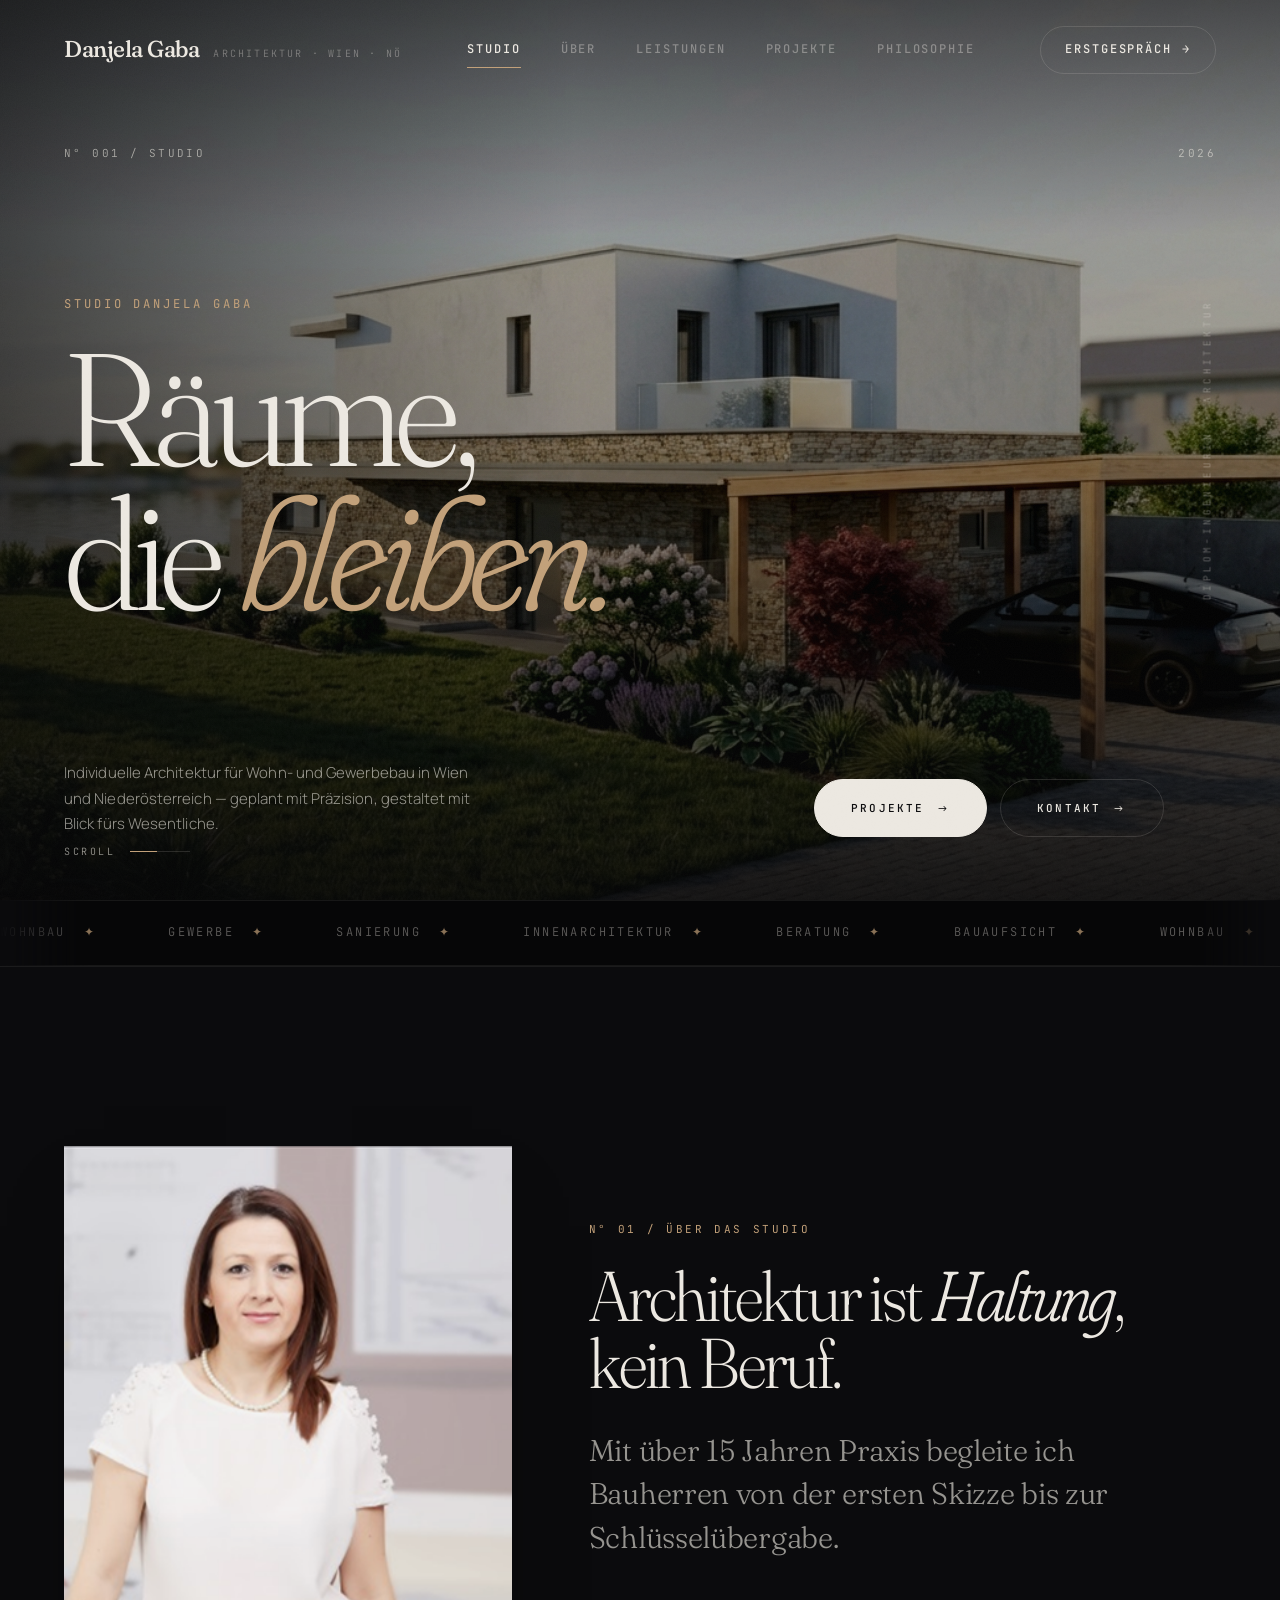
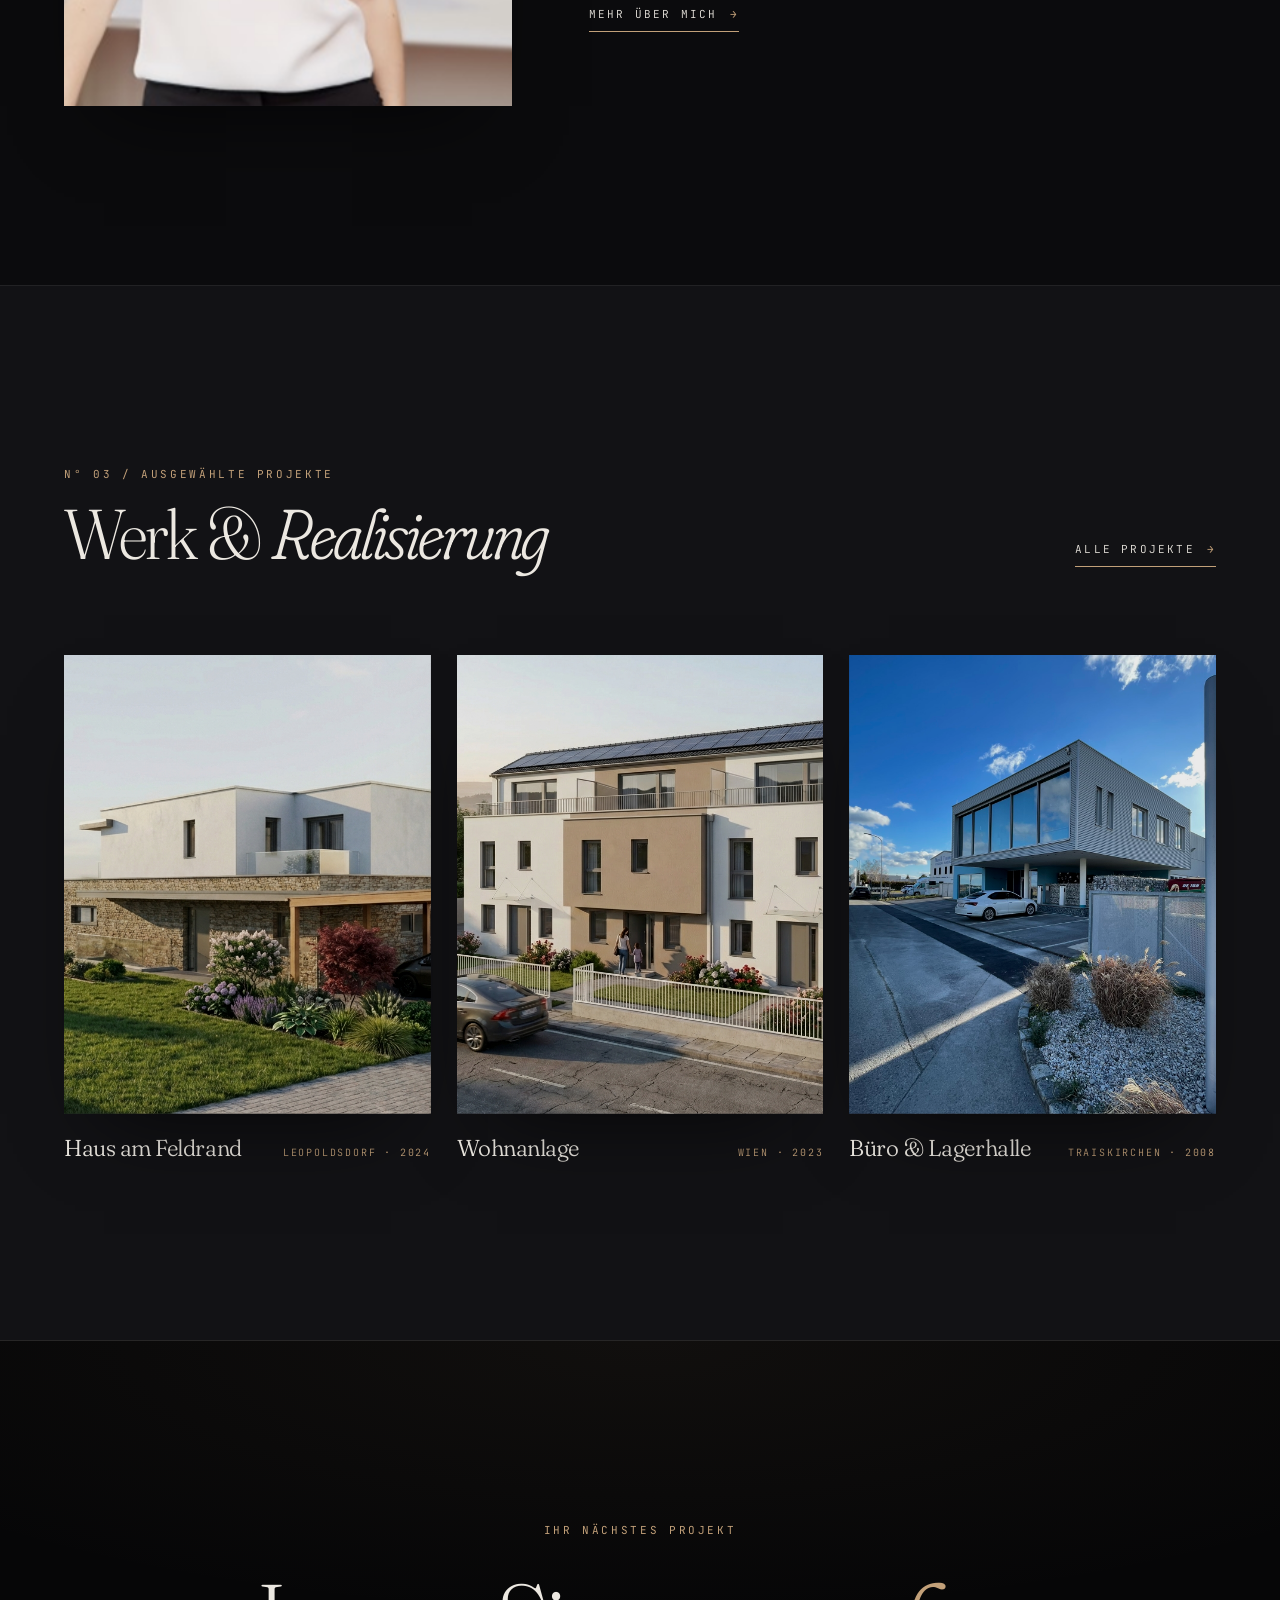
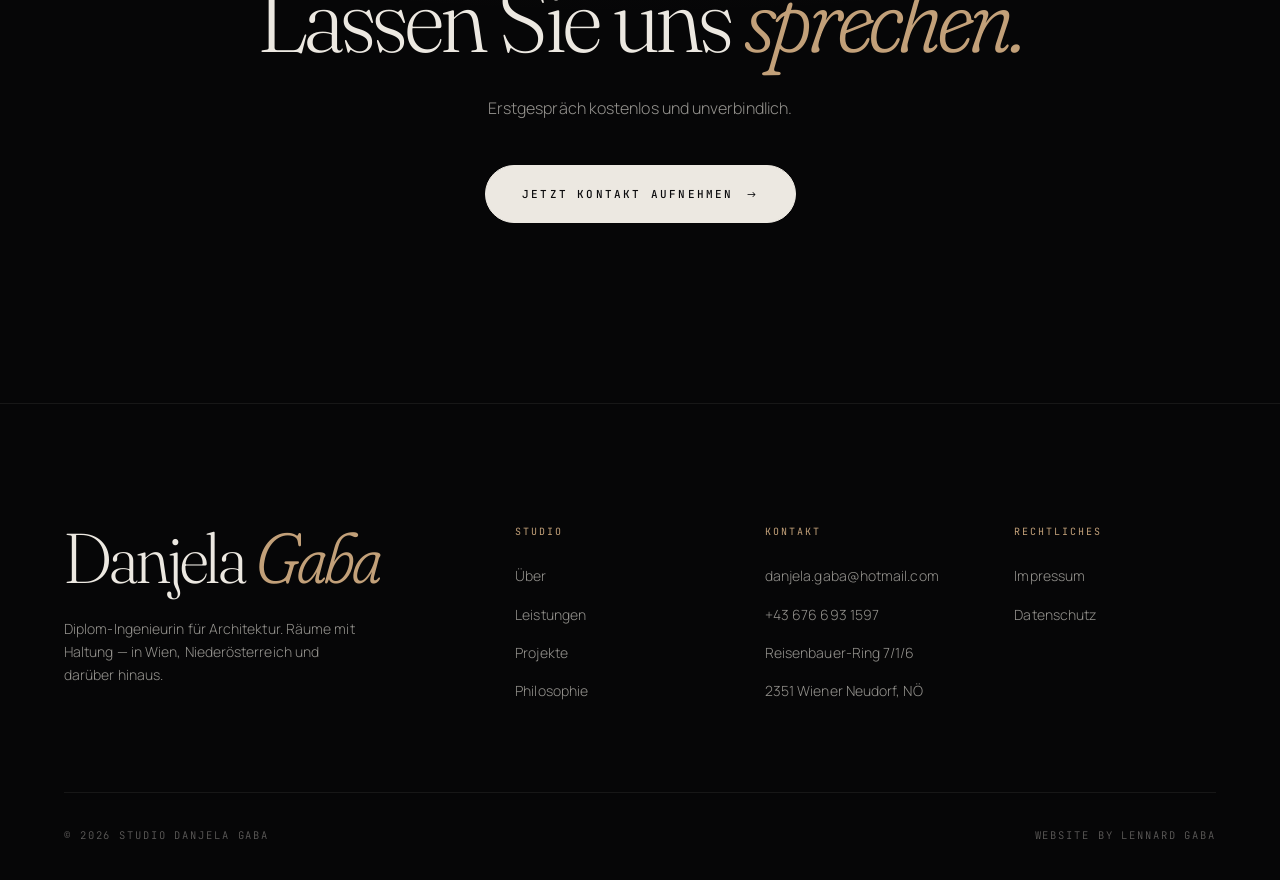
<file: index.html>
<!doctype html>
<html lang="de">
  <head>
    <meta charset="UTF-8" />
    <meta name="viewport" content="width=device-width, initial-scale=1.0" />
    <title>Danjela Gaba — Architektur in Wien & Niederösterreich</title>
    <meta
      name="description"
      content="Individuelle Architektur für Wohn- und Gewerbebau in Wien und Niederösterreich. Von der ersten Skizze bis zur Schlüsselübergabe — persönlich betreut von Dipl.-Ing. Danjela Gaba."
    />
    <meta name="author" content="Danjela Gaba" />
    <meta name="robots" content="index, follow" />
    <meta name="theme-color" content="#0B0B0D" />
    <link rel="canonical" href="https://www.danjela-gaba.at/" />

    <!-- Open Graph -->
    <meta property="og:type" content="website" />
    <meta property="og:site_name" content="Studio Danjela Gaba" />
    <meta property="og:locale" content="de_AT" />
    <meta
      property="og:title"
      content="Danjela Gaba — Architektur in Wien & Niederösterreich"
    />
    <meta
      property="og:description"
      content="Individuelle Architektur für Wohn- und Gewerbebau in Wien und Niederösterreich. Von der ersten Skizze bis zur Schlüsselübergabe — persönlich betreut von Dipl.-Ing. Danjela Gaba."
    />
    <meta property="og:url" content="https://www.danjela-gaba.at/" />
    <meta
      property="og:image"
      content="https://www.danjela-gaba.at/bilder/eingang.jpeg"
    />

    <!-- Twitter -->
    <meta name="twitter:card" content="summary_large_image" />
    <meta
      name="twitter:title"
      content="Danjela Gaba — Architektur in Wien & Niederösterreich"
    />
    <meta
      name="twitter:description"
      content="Individuelle Architektur für Wohn- und Gewerbebau in Wien und Niederösterreich. Von der ersten Skizze bis zur Schlüsselübergabe — persönlich betreut von Dipl.-Ing. Danjela Gaba."
    />
    <meta
      name="twitter:image"
      content="https://www.danjela-gaba.at/bilder/eingang.jpeg"
    />

    <link rel="icon" type="image/png" href="bilder/favicon.png" />
    <link rel="apple-touch-icon" href="bilder/favicon.png" />
    <link rel="preconnect" href="https://fonts.googleapis.com" />
    <link rel="preconnect" href="https://fonts.gstatic.com" crossorigin />
    <link
      rel="stylesheet"
      href="https://fonts.googleapis.com/css2?family=Fraunces:ital,opsz,wght,SOFT,WONK@0,9..144,200..600,0..100,0..1;1,9..144,200..600,0..100,0..1&family=JetBrains+Mono:wght@300;400;500&family=Manrope:wght@200..600&display=swap"
    />
    <link rel="stylesheet" href="shared.css" />
    <script type="application/ld+json">
      {
        "@context": "https://schema.org",
        "@type": "ProfessionalService",
        "@id": "https://www.danjela-gaba.at/#studio",
        "name": "Studio Danjela Gaba",
        "image": "https://www.danjela-gaba.at/bilder/Profilbild.png",
        "description": "Diplom-Ingenieurin für Architektur — Wohn- und Gewerbebau, Sanierung und Innenarchitektur in Wien und Niederösterreich.",
        "url": "https://www.danjela-gaba.at/",
        "telephone": "+43 676 693 1597",
        "email": "danjela.gaba@hotmail.com",
        "vatID": "ATU57864038",
        "founder": {
          "@type": "Person",
          "name": "Danjela Gaba",
          "jobTitle": "Diplom-Ingenieurin für Architektur"
        },
        "address": {
          "@type": "PostalAddress",
          "streetAddress": "Reisenbauer-Ring 7/1/6",
          "postalCode": "2351",
          "addressLocality": "Wiener Neudorf",
          "addressRegion": "Niederösterreich",
          "addressCountry": "AT"
        },
        "areaServed": [
          { "@type": "City", "name": "Wien" },
          { "@type": "State", "name": "Niederösterreich" }
        ],
        "openingHoursSpecification": {
          "@type": "OpeningHoursSpecification",
          "dayOfWeek": ["Monday", "Tuesday", "Wednesday", "Thursday", "Friday"],
          "opens": "08:00",
          "closes": "18:00"
        },
        "priceRange": "€€"
      }
    </script>
  </head>
  <body>
    <a class="skip-link" href="#main">Zum Inhalt springen</a>
    <div class="grain" aria-hidden="true"></div>

    <header class="site-header" id="site-header">
      <nav class="nav">
        <a href="index.html" class="nav-brand">
          <span class="name">Danjela Gaba</span>
          <span class="tag">Architektur · Wien · NÖ</span>
        </a>
        <div class="nav-links">
          <a href="index.html" class="active">Studio</a>
          <a href="ueber.html">Über</a>
          <a href="leistungen.html">Leistungen</a>
          <a href="projekte.html">Projekte</a>
          <a href="philosophie.html">Philosophie</a>
        </div>
        <a href="kontakt.html" class="nav-cta">Erstgespräch</a>
        <button class="hamburger" id="hamburger" aria-label="Menü">
          <span></span><span></span><span></span>
        </button>
      </nav>
    </header>

    <div class="mobile-menu" id="mobile-menu">
      <div class="m-links">
        <a href="index.html"><span class="n">00</span>Studio</a>
        <a href="ueber.html"><span class="n">01</span>Über</a>
        <a href="leistungen.html"><span class="n">02</span>Leistungen</a>
        <a href="projekte.html"><span class="n">03</span>Projekte</a>
        <a href="philosophie.html"><span class="n">04</span>Philosophie</a>
        <a href="kontakt.html" class="cta"><span class="n">05</span>Kontakt</a>
      </div>
      <div class="m-foot">
        <span>+43 676 693 1597</span>
        <span>Wiener Neudorf</span>
      </div>
    </div>

    <div class="nav-spacer"></div>

    <main id="main">
      <section class="hero">
        <div class="hero-image">
          <img
            src="bilder/eingang.jpeg"
            alt="Einfamilienhaus Leopoldsdorf · Eingangsansicht"
          />
        </div>
        <div class="hero-content">
          <div class="hero-meta">
            <span>N° 001 / Studio</span><span>2026</span>
          </div>
          <div class="hero-vertical">Diplom-Ingenieurin · Architektur</div>
          <h1 class="hero-h1 display-xl reveal d1">
            <span class="small">Studio Danjela Gaba</span>
            Räume,<br />die <em>bleiben.</em>
          </h1>
          <div class="hero-bottom reveal d2">
            <p class="hero-desc">
              Individuelle Architektur für Wohn- und Gewerbebau in Wien und
              Niederösterreich — geplant mit Präzision, gestaltet mit Blick fürs
              Wesentliche.
            </p>
            <div class="hero-actions">
              <a href="projekte.html" class="btn btn-fill">Projekte</a>
              <a href="kontakt.html" class="btn btn-ghost">Kontakt</a>
            </div>
          </div>
        </div>
      </section>

      <div class="marquee">
        <div class="marquee-track">
          <span>Wohnbau</span><span>Gewerbe</span><span>Sanierung</span
          ><span>Innenarchitektur</span><span>Beratung</span
          ><span>Bauaufsicht</span> <span>Wohnbau</span><span>Gewerbe</span
          ><span>Sanierung</span><span>Innenarchitektur</span
          ><span>Beratung</span><span>Bauaufsicht</span>
        </div>
      </div>

      <section class="section border-top-bone">
        <div class="wrap">
          <div class="home-about">
            <div class="ha-img reveal">
              <img
                src="bilder/Profilbild.png"
                alt="Danjela Gaba — Architektin"
              />
            </div>
            <div>
              <span
                class="eyebrow reveal"
                style="display: block; margin-bottom: 24px"
                >N° 01 / Über das Studio</span
              >
              <h2
                class="display-l reveal d1"
                style="font-size: clamp(36px, 5.5vw, 80px); margin-bottom: 32px"
              >
                Architektur ist
                <em style="color: var(--moss)">Haltung</em>,<br />kein Beruf.
              </h2>
              <p
                class="lede reveal d2"
                style="margin-bottom: 40px; max-width: 44ch"
              >
                Mit über 15 Jahren Praxis begleite ich Bauherren von der ersten
                Skizze bis zur Schlüsselübergabe.
              </p>
              <a href="ueber.html" class="arrow-link reveal d3"
                >Mehr über mich <span>→</span></a
              >
            </div>
          </div>
        </div>
      </section>

      <section class="section section--bone border-top-bone">
        <div class="wrap">
          <div class="proj-teaser-head">
            <div>
              <span
                class="eyebrow reveal"
                style="display: block; margin-bottom: 16px"
                >N° 03 / Ausgewählte Projekte</span
              >
              <h2
                class="display-l reveal d1"
                style="font-size: clamp(36px, 5.5vw, 80px)"
              >
                Werk &amp; <em style="color: var(--moss)">Realisierung</em>
              </h2>
            </div>
            <a href="projekte.html" class="arrow-link reveal d2"
              >Alle Projekte <span>→</span></a
            >
          </div>
          <div class="proj-teaser-grid">
            <a href="projekte.html" class="proj-tile reveal">
              <div class="pt-img">
                <span class="pt-num">01</span
                ><img
                  src="bilder/eingang.jpeg"
                  alt="Haus am Feldrand"
                  loading="lazy"
                />
              </div>
              <div class="pt-foot">
                <h3 class="display-m">Haus am Feldrand</h3>
                <span class="pt-meta">Leopoldsdorf · 2024</span>
              </div>
            </a>
            <a href="projekte.html" class="proj-tile reveal d1">
              <div class="pt-img">
                <span class="pt-num">02</span
                ><img
                  src="bilder/wohnhaus.jpeg"
                  alt="Wohnanlage"
                  loading="lazy"
                />
              </div>
              <div class="pt-foot">
                <h3 class="display-m">Wohnanlage</h3>
                <span class="pt-meta">Wien · 2023</span>
              </div>
            </a>
            <a href="projekte.html" class="proj-tile reveal d2">
              <div class="pt-img">
                <span class="pt-num">03</span
                ><img
                  src="bilder/gewerbeobjekt.JPEG"
                  alt="Büro & Lagerhalle"
                  loading="lazy"
                />
              </div>
              <div class="pt-foot">
                <h3 class="display-m">Büro &amp; Lagerhalle</h3>
                <span class="pt-meta">Traiskirchen · 2008</span>
              </div>
            </a>
          </div>
        </div>
      </section>

      <section class="section section--dark border-top-stone">
        <div class="wrap cta-center">
          <span class="eyebrow reveal">Ihr nächstes Projekt</span>
          <h2 class="display-l reveal d1">Lassen Sie uns <em>sprechen.</em></h2>
          <p class="reveal d2">Erstgespräch kostenlos und unverbindlich.</p>
          <div class="reveal d3">
            <a href="kontakt.html" class="btn btn-fill"
              >Jetzt Kontakt aufnehmen</a
            >
          </div>
        </div>
      </section>
    </main>
    <footer class="site-footer">
      <div class="wrap">
        <div class="footer-top">
          <div class="footer-brand">
            <h2 class="display-l">Danjela <em>Gaba</em></h2>
            <p>
              Diplom-Ingenieurin für Architektur. Räume mit Haltung — in Wien,
              Niederösterreich und darüber hinaus.
            </p>
          </div>
          <div class="footer-col">
            <h5>Studio</h5>
            <ul>
              <li><a href="ueber.html">Über</a></li>
              <li><a href="leistungen.html">Leistungen</a></li>
              <li><a href="projekte.html">Projekte</a></li>
              <li><a href="philosophie.html">Philosophie</a></li>
            </ul>
          </div>
          <div class="footer-col">
            <h5>Kontakt</h5>
            <ul>
              <li>
                <a href="mailto:danjela.gaba@hotmail.com"
                  >danjela.gaba@hotmail.com</a
                >
              </li>
              <li><a href="tel:+436766931597">+43 676 693 1597</a></li>
              <li><span>Reisenbauer-Ring 7/1/6</span></li>
              <li><span>2351 Wiener Neudorf, NÖ</span></li>
            </ul>
          </div>
          <div class="footer-col">
            <h5>Rechtliches</h5>
            <ul>
              <li>
                <a
                  href="javascript:void(0)"
                  onclick="openModal('impressum')"
                  data-no-transition
                  >Impressum</a
                >
              </li>
              <li>
                <a
                  href="javascript:void(0)"
                  onclick="openModal('datenschutz')"
                  data-no-transition
                  >Datenschutz</a
                >
              </li>
            </ul>
          </div>
        </div>
        <div class="footer-bottom">
          <span>© 2026 Studio Danjela Gaba</span>
          <span>Website by Lennard Gaba</span>
        </div>
      </div>
    </footer>

    <div class="modal" id="impressum">
      <div class="modal-card">
        <button
          class="modal-close"
          onclick="closeModal('impressum')"
          aria-label="schließen"
        >
          ×
        </button>
        <h2 class="display-l">Impressum</h2>
        <h3>Angaben gemäß § 5 ECG und § 25 MedienG</h3>
        <p>
          <strong>Danjela Gaba</strong><br />Reisenbauer-Ring 7/1/6<br />2351
          Wiener Neudorf · Österreich
        </p>
        <h3>Kontakt</h3>
        <p>+43 676 693 1597 · danjela.gaba@hotmail.com</p>
        <h3>Berufsbezeichnung</h3>
        <p>Diplom-Ingenieurin für Architektur · verliehen in Österreich</p>
        <h3>Umsatzsteuer-ID</h3>
        <p>ATU57864038</p>
        <h3>Haftungsausschluss</h3>
        <p>
          Inhalte mit Sorgfalt erstellt. Für Richtigkeit, Vollständigkeit und
          Aktualität wird keine Gewähr übernommen. Für externe Links sind die
          jeweiligen Anbieter verantwortlich.
        </p>
        <h3>Stand</h3>
        <p>März 2026</p>
      </div>
    </div>

    <div class="modal" id="datenschutz">
      <div class="modal-card">
        <button
          class="modal-close"
          onclick="closeModal('datenschutz')"
          aria-label="schließen"
        >
          ×
        </button>
        <h2 class="display-l">Datenschutz</h2>
        <h3>Verantwortliche Stelle</h3>
        <p>Danjela Gaba · Reisenbauer-Ring 7/1/6 · 2351 Wiener Neudorf</p>
        <h3>Datenerfassung</h3>
        <p>
          Personenbezogene Daten werden nur erhoben, wenn Sie sie aktiv
          mitteilen — etwa über das Kontaktformular.
        </p>
        <h3>Kontaktformular</h3>
        <p>
          Daten werden ausschließlich zur Bearbeitung Ihrer Anfrage gespeichert.
          Keine Weitergabe an Dritte.
        </p>
        <h3>Rechtsgrundlage</h3>
        <p>Verarbeitung auf Basis von Art. 6 Abs. 1 lit. b und lit. f DSGVO.</p>
        <h3>Ihre Rechte (DSGVO)</h3>
        <ul>
          <li>Auskunft (Art. 15)</li>
          <li>Berichtigung (Art. 16)</li>
          <li>Löschung (Art. 17)</li>
          <li>Einschränkung (Art. 18)</li>
          <li>Datenübertragbarkeit (Art. 20)</li>
          <li>Widerspruch (Art. 21)</li>
          <li>Beschwerde bei der Datenschutzbehörde (www.dsb.gv.at)</li>
        </ul>
        <h3>Cookies &amp; Analyse</h3>
        <p>Diese Website verwendet keine Cookies oder Tracking-Tools.</p>
        <h3>Stand</h3>
        <p>März 2026</p>
      </div>
    </div>

    <script src="shared.js"></script>
  </body>
</html>
</file>
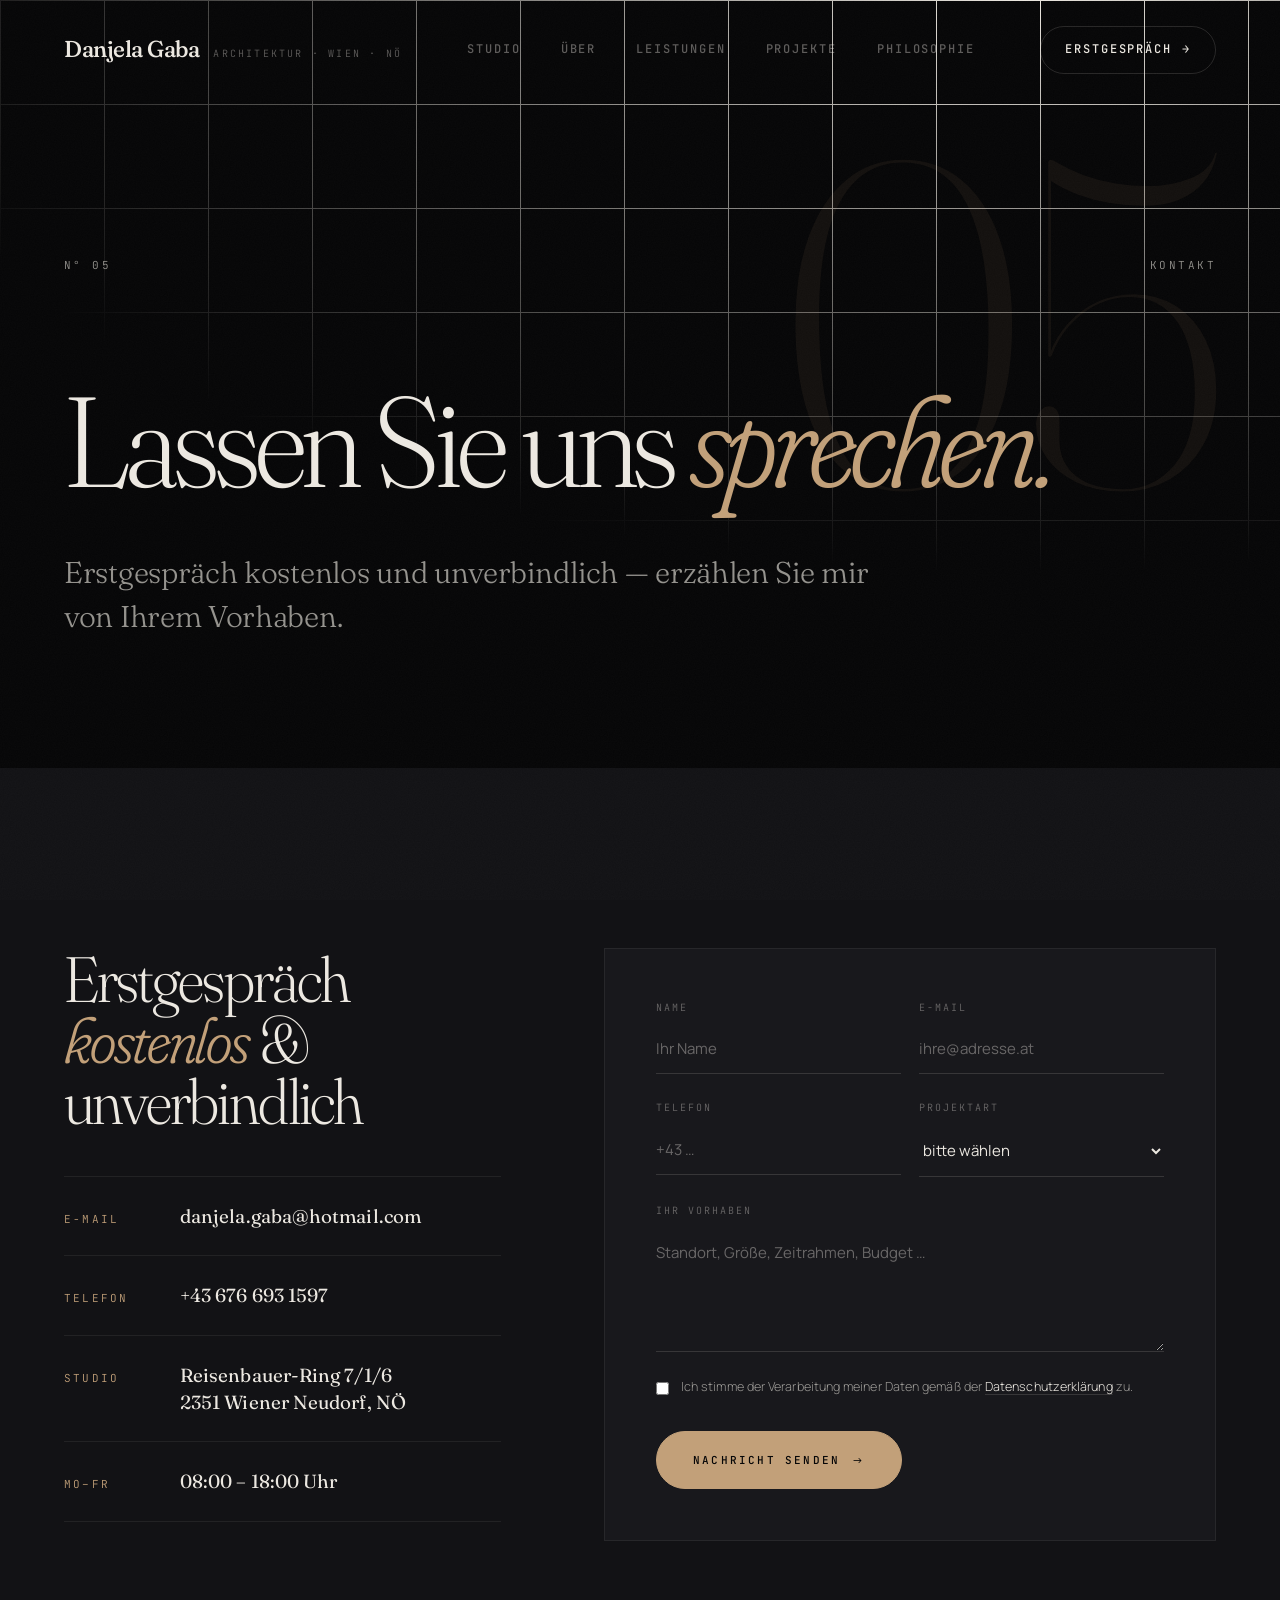
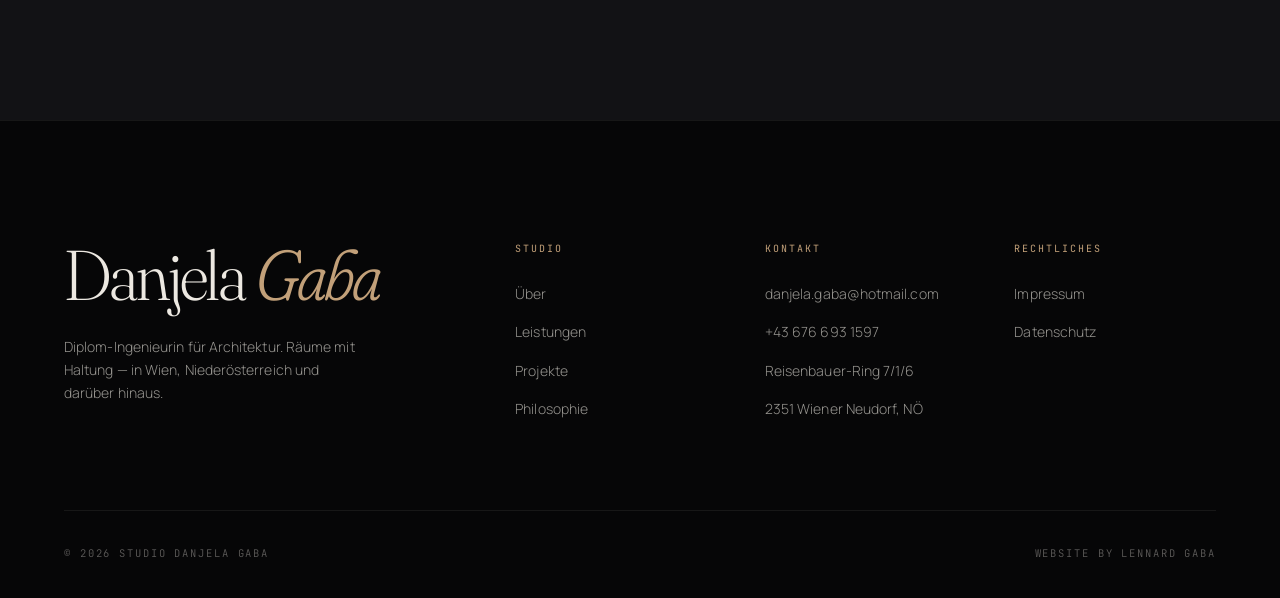
<file: kontakt.html>
<!doctype html>
<html lang="de">
<head>
  <meta charset="UTF-8" />
  <meta name="viewport" content="width=device-width, initial-scale=1.0" />
  <title>Kontakt — Erstgespräch kostenlos | Danjela Gaba Architektur</title>
  <meta name="description" content="Erstgespräch kostenlos und unverbindlich. Erzählen Sie mir von Ihrem Bauvorhaben in Wien oder Niederösterreich — ich melde mich persönlich zurück." />
  <meta name="author" content="Danjela Gaba" />
  <meta name="robots" content="index, follow" />
  <meta name="theme-color" content="#0B0B0D" />
  <link rel="canonical" href="https://www.danjela-gaba.at/kontakt.html" />

  <!-- Open Graph -->
  <meta property="og:type" content="website" />
  <meta property="og:site_name" content="Studio Danjela Gaba" />
  <meta property="og:locale" content="de_AT" />
  <meta property="og:title" content="Kontakt — Erstgespräch kostenlos | Danjela Gaba Architektur" />
  <meta property="og:description" content="Erstgespräch kostenlos und unverbindlich. Erzählen Sie mir von Ihrem Bauvorhaben in Wien oder Niederösterreich — ich melde mich persönlich zurück." />
  <meta property="og:url" content="https://www.danjela-gaba.at/kontakt.html" />
  <meta property="og:image" content="https://www.danjela-gaba.at/bilder/wohnhaus.jpeg" />

  <!-- Twitter -->
  <meta name="twitter:card" content="summary_large_image" />
  <meta name="twitter:title" content="Kontakt — Erstgespräch kostenlos | Danjela Gaba Architektur" />
  <meta name="twitter:description" content="Erstgespräch kostenlos und unverbindlich. Erzählen Sie mir von Ihrem Bauvorhaben in Wien oder Niederösterreich — ich melde mich persönlich zurück." />
  <meta name="twitter:image" content="https://www.danjela-gaba.at/bilder/wohnhaus.jpeg" />

  <link rel="icon" type="image/png" href="bilder/favicon.png" />
  <link rel="apple-touch-icon" href="bilder/favicon.png" />
  <link rel="preconnect" href="https://fonts.googleapis.com" />
  <link rel="preconnect" href="https://fonts.gstatic.com" crossorigin />
  <link rel="stylesheet" href="https://fonts.googleapis.com/css2?family=Fraunces:ital,opsz,wght,SOFT,WONK@0,9..144,200..600,0..100,0..1;1,9..144,200..600,0..100,0..1&family=JetBrains+Mono:wght@300;400;500&family=Manrope:wght@200..600&display=swap" />
  <link rel="stylesheet" href="shared.css" />
  <script type="application/ld+json">
{
  "@context": "https://schema.org",
  "@type": "ProfessionalService",
  "@id": "https://www.danjela-gaba.at/#studio",
  "name": "Studio Danjela Gaba",
  "image": "https://www.danjela-gaba.at/bilder/Profilbild.png",
  "description": "Diplom-Ingenieurin für Architektur — Wohn- und Gewerbebau, Sanierung und Innenarchitektur in Wien und Niederösterreich.",
  "url": "https://www.danjela-gaba.at/",
  "telephone": "+43 676 693 1597",
  "email": "danjela.gaba@hotmail.com",
  "vatID": "ATU57864038",
  "founder": { "@type": "Person", "name": "Danjela Gaba", "jobTitle": "Diplom-Ingenieurin für Architektur" },
  "address": {
    "@type": "PostalAddress",
    "streetAddress": "Reisenbauer-Ring 7/1/6",
    "postalCode": "2351",
    "addressLocality": "Wiener Neudorf",
    "addressRegion": "Niederösterreich",
    "addressCountry": "AT"
  },
  "areaServed": [
    { "@type": "City", "name": "Wien" },
    { "@type": "State", "name": "Niederösterreich" }
  ],
  "openingHoursSpecification": {
    "@type": "OpeningHoursSpecification",
    "dayOfWeek": ["Monday","Tuesday","Wednesday","Thursday","Friday"],
    "opens": "08:00", "closes": "18:00"
  },
  "priceRange": "€€"
}
</script>
</head>
<body>
  
  <a class="skip-link" href="#main">Zum Inhalt springen</a>
<div class="grain" aria-hidden="true"></div>

  <header class="site-header" id="site-header">
    <nav class="nav">
      <a href="index.html" class="nav-brand">
        <span class="name">Danjela Gaba</span>
        <span class="tag">Architektur · Wien · NÖ</span>
      </a>
      <div class="nav-links">
        <a href="index.html">Studio</a>
        <a href="ueber.html">Über</a>
        <a href="leistungen.html">Leistungen</a>
        <a href="projekte.html">Projekte</a>
        <a href="philosophie.html">Philosophie</a>
      </div>
      <a href="kontakt.html" class="nav-cta">Erstgespräch</a>
      <button class="hamburger" id="hamburger" aria-label="Menü">
        <span></span><span></span><span></span>
      </button>
    </nav>
  </header>

  <div class="mobile-menu" id="mobile-menu">
    <div class="m-links">
      <a href="index.html"><span class="n">00</span>Studio</a>
      <a href="ueber.html"><span class="n">01</span>Über</a>
      <a href="leistungen.html"><span class="n">02</span>Leistungen</a>
      <a href="projekte.html"><span class="n">03</span>Projekte</a>
      <a href="philosophie.html"><span class="n">04</span>Philosophie</a>
      <a href="kontakt.html" class="cta"><span class="n">05</span>Kontakt</a>
    </div>
    <div class="m-foot">
      <span>+43 676 693 1597</span>
      <span>Wiener Neudorf</span>
    </div>
  </div>

  <div class="nav-spacer"></div>

  <main id="main">
    <section class="page-hero">
      <div class="grid-lines"></div>
      <div class="wrap inner">
        <div class="ph-meta">
          <span>N° 05</span>
          <span>Kontakt</span>
        </div>
        <h1 class="display-xl">Lassen Sie uns <em>sprechen.</em></h1>
        <p class="lede ph-sub">Erstgespräch kostenlos und unverbindlich — erzählen Sie mir von Ihrem Vorhaben.</p>
      </div>
    </section>
    <section class="section section--bone">
      <div class="wrap">
        <div class="contact-grid">
          <div class="contact-info reveal">
            <h3 class="display-l">Erstgespräch <em>kostenlos</em> &amp; unverbindlich</h3>
            <ul class="contact-list">
              <li><dt>E-Mail</dt><dd><a href="mailto:danjela.gaba@hotmail.com">danjela.gaba@hotmail.com</a></dd></li>
              <li><dt>Telefon</dt><dd><a href="tel:+436766931597">+43 676 693 1597</a></dd></li>
              <li><dt>Studio</dt><dd>Reisenbauer-Ring 7/1/6<br>2351 Wiener Neudorf, NÖ</dd></li>
              <li><dt>Mo–Fr</dt><dd>08:00 – 18:00 Uhr</dd></li>
            </ul>
          </div>
          <form class="contact-form reveal d1" id="contact-form" action="https://formspree.io/f/xnjgplkg" method="POST">
            <div class="form-row">
              <div class="field"><label for="name">Name</label><input type="text" id="name" name="name" required placeholder="Ihr Name" /></div>
              <div class="field"><label for="email">E-Mail</label><input type="email" id="email" name="email" required placeholder="ihre@adresse.at" /></div>
            </div>
            <div class="form-row">
              <div class="field"><label for="phone">Telefon</label><input type="tel" id="phone" name="phone" placeholder="+43 …" /></div>
              <div class="field"><label for="projekt">Projektart</label>
                <select id="projekt" name="projekt">
                  <option value="" disabled selected>bitte wählen</option>
                  <option>Einfamilienhaus Neubau</option>
                  <option>Mehrfamilienhaus</option>
                  <option>Gewerbeobjekt</option>
                  <option>Sanierung / Umbau</option>
                  <option>Interior Design</option>
                  <option>Beratung</option>
                </select>
              </div>
            </div>
            <div class="field"><label for="message">Ihr Vorhaben</label><textarea id="message" name="message" rows="4" required placeholder="Standort, Größe, Zeitrahmen, Budget …"></textarea></div>
            <label class="form-check" for="dsgvo">
              <input type="checkbox" id="dsgvo" required />
              <span>Ich stimme der Verarbeitung meiner Daten gemäß der <a href="javascript:void(0)" onclick="openModal('datenschutz')" data-no-transition>Datenschutzerklärung</a> zu.</span>
            </label>
            <div class="form-status" id="form-status" role="status" aria-live="polite"></div>
            <button type="submit" class="btn btn-dark" style="align-self:flex-start;margin-top:8px;">Nachricht senden</button>
          </form>
        </div>
      </div>
    </section>
  </main>
  <footer class="site-footer">
    <div class="wrap">
      <div class="footer-top">
        <div class="footer-brand">
          <h2 class="display-l">Danjela <em>Gaba</em></h2>
          <p>Diplom-Ingenieurin für Architektur. Räume mit Haltung — in Wien, Niederösterreich und darüber hinaus.</p>
        </div>
        <div class="footer-col">
          <h5>Studio</h5>
          <ul>
            <li><a href="ueber.html">Über</a></li>
            <li><a href="leistungen.html">Leistungen</a></li>
            <li><a href="projekte.html">Projekte</a></li>
            <li><a href="philosophie.html">Philosophie</a></li>
          </ul>
        </div>
        <div class="footer-col">
          <h5>Kontakt</h5>
          <ul>
            <li><a href="mailto:danjela.gaba@hotmail.com">danjela.gaba@hotmail.com</a></li>
            <li><a href="tel:+436766931597">+43 676 693 1597</a></li>
            <li><span>Reisenbauer-Ring 7/1/6</span></li>
            <li><span>2351 Wiener Neudorf, NÖ</span></li>
          </ul>
        </div>
        <div class="footer-col">
          <h5>Rechtliches</h5>
          <ul>
            <li><a href="javascript:void(0)" onclick="openModal('impressum')" data-no-transition>Impressum</a></li>
            <li><a href="javascript:void(0)" onclick="openModal('datenschutz')" data-no-transition>Datenschutz</a></li>
          </ul>
        </div>
      </div>
      <div class="footer-bottom">
        <span>© 2026 Studio Danjela Gaba</span>
        <span>Website by Lennard Gaba</span>
      </div>
    </div>
  </footer>

  <div class="modal" id="impressum">
    <div class="modal-card">
      <button class="modal-close" onclick="closeModal('impressum')" aria-label="schließen">×</button>
      <h2 class="display-l">Impressum</h2>
      <h3>Angaben gemäß § 5 ECG und § 25 MedienG</h3>
      <p><strong>Danjela Gaba</strong><br>Reisenbauer-Ring 7/1/6<br>2351 Wiener Neudorf · Österreich</p>
      <h3>Kontakt</h3>
      <p>+43 676 693 1597 · danjela.gaba@hotmail.com</p>
      <h3>Berufsbezeichnung</h3>
      <p>Diplom-Ingenieurin für Architektur · verliehen in Österreich</p>
      <h3>Umsatzsteuer-ID</h3>
      <p>ATU57864038</p>
      <h3>Haftungsausschluss</h3>
      <p>Inhalte mit Sorgfalt erstellt. Für Richtigkeit, Vollständigkeit und Aktualität wird keine Gewähr übernommen. Für externe Links sind die jeweiligen Anbieter verantwortlich.</p>
      <h3>Stand</h3>
      <p>März 2026</p>
    </div>
  </div>

  <div class="modal" id="datenschutz">
    <div class="modal-card">
      <button class="modal-close" onclick="closeModal('datenschutz')" aria-label="schließen">×</button>
      <h2 class="display-l">Datenschutz</h2>
      <h3>Verantwortliche Stelle</h3>
      <p>Danjela Gaba · Reisenbauer-Ring 7/1/6 · 2351 Wiener Neudorf</p>
      <h3>Datenerfassung</h3>
      <p>Personenbezogene Daten werden nur erhoben, wenn Sie sie aktiv mitteilen — etwa über das Kontaktformular.</p>
      <h3>Kontaktformular</h3>
      <p>Daten werden ausschließlich zur Bearbeitung Ihrer Anfrage gespeichert. Keine Weitergabe an Dritte.</p>
      <h3>Rechtsgrundlage</h3>
      <p>Verarbeitung auf Basis von Art. 6 Abs. 1 lit. b und lit. f DSGVO.</p>
      <h3>Ihre Rechte (DSGVO)</h3>
      <ul>
        <li>Auskunft (Art. 15)</li>
        <li>Berichtigung (Art. 16)</li>
        <li>Löschung (Art. 17)</li>
        <li>Einschränkung (Art. 18)</li>
        <li>Datenübertragbarkeit (Art. 20)</li>
        <li>Widerspruch (Art. 21)</li>
        <li>Beschwerde bei der Datenschutzbehörde (www.dsb.gv.at)</li>
      </ul>
      <h3>Cookies &amp; Analyse</h3>
      <p>Diese Website verwendet keine Cookies oder Tracking-Tools.</p>
      <h3>Stand</h3>
      <p>März 2026</p>
    </div>
  </div>

  <script src="shared.js"></script>

</body>
</html>
</file>
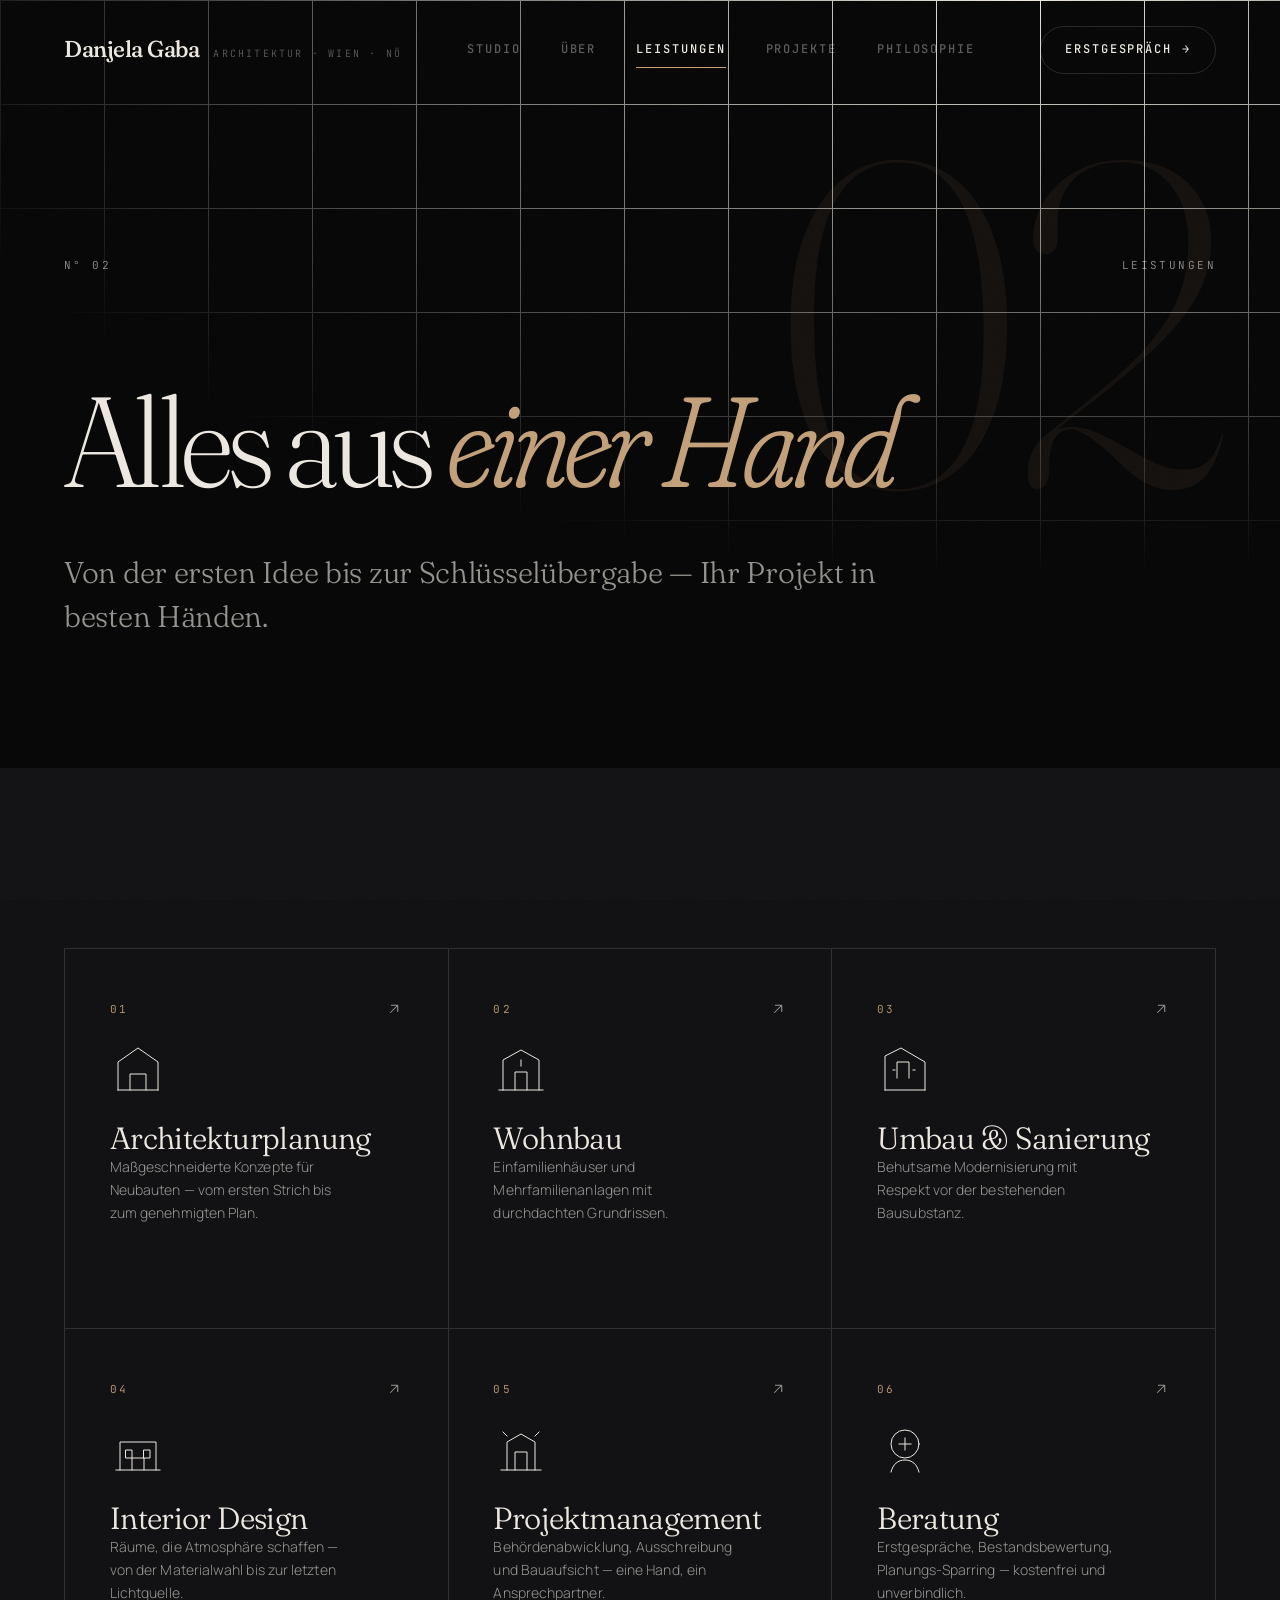
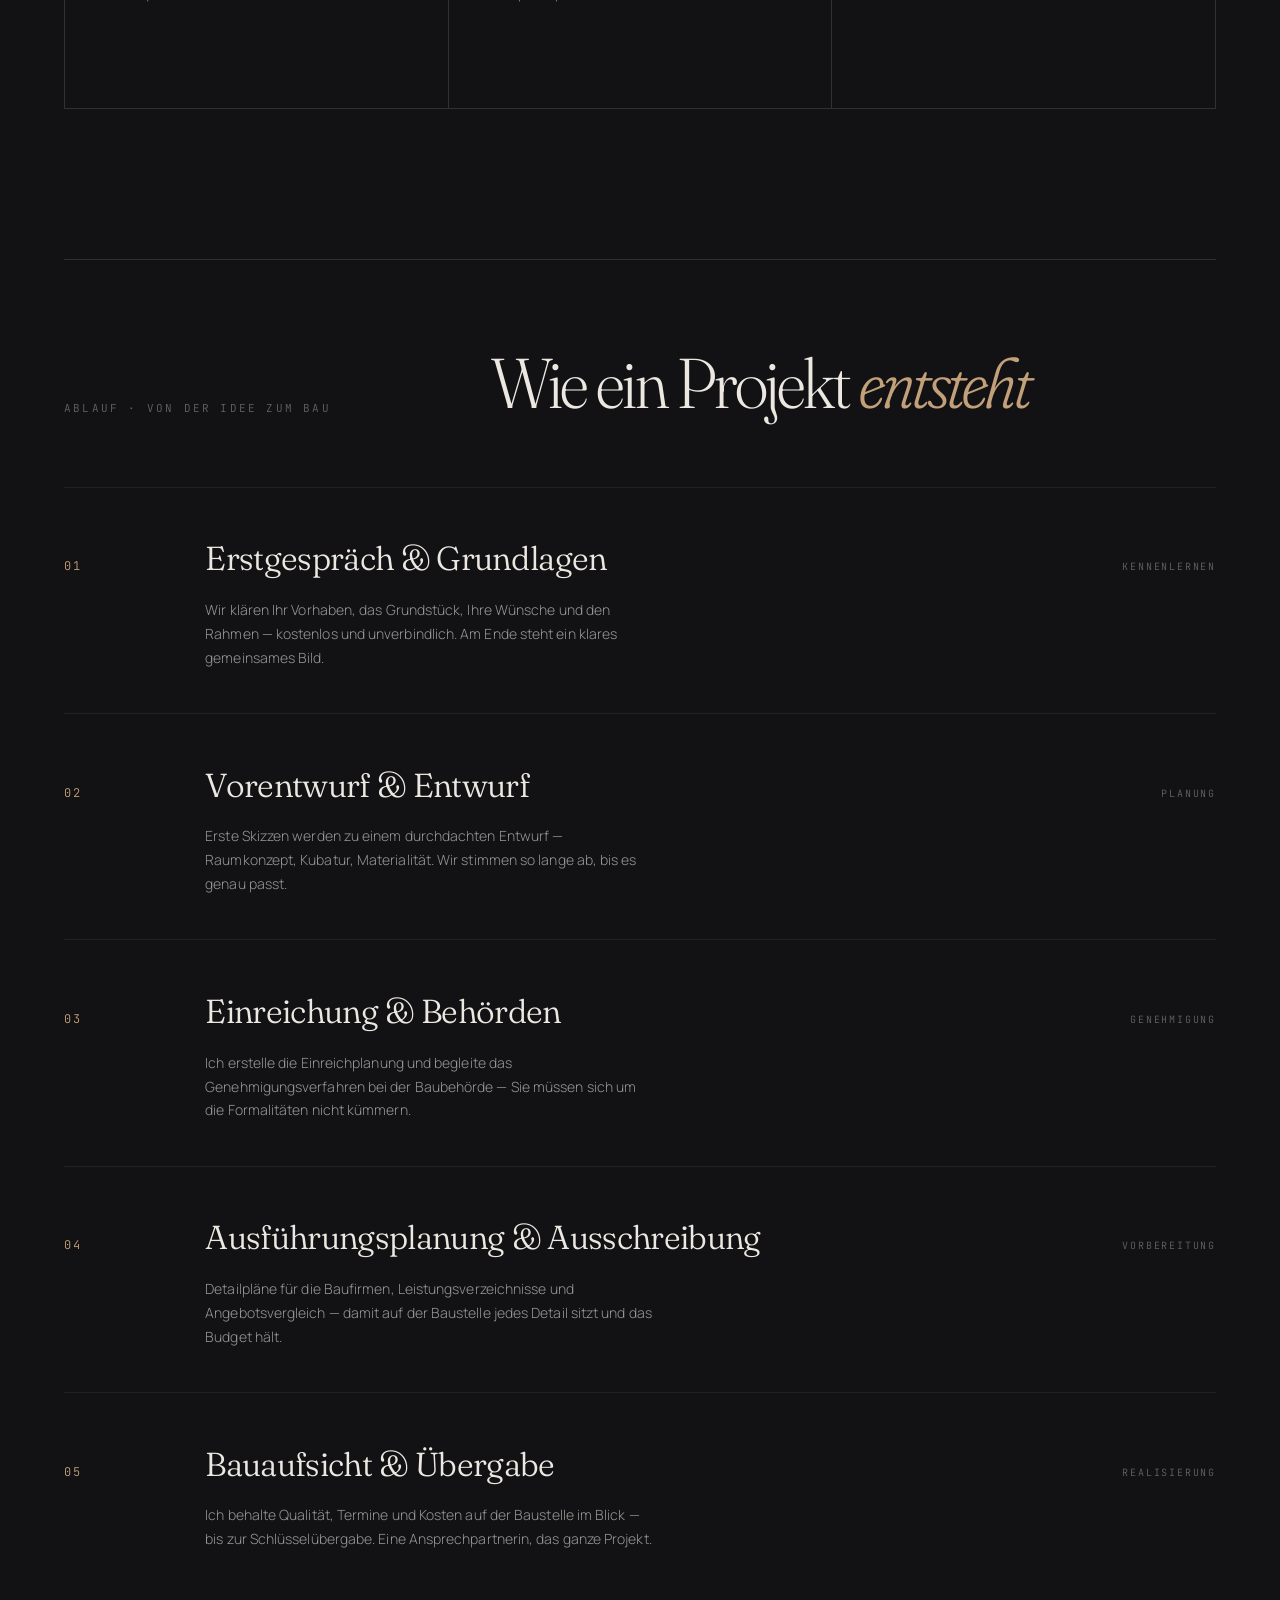
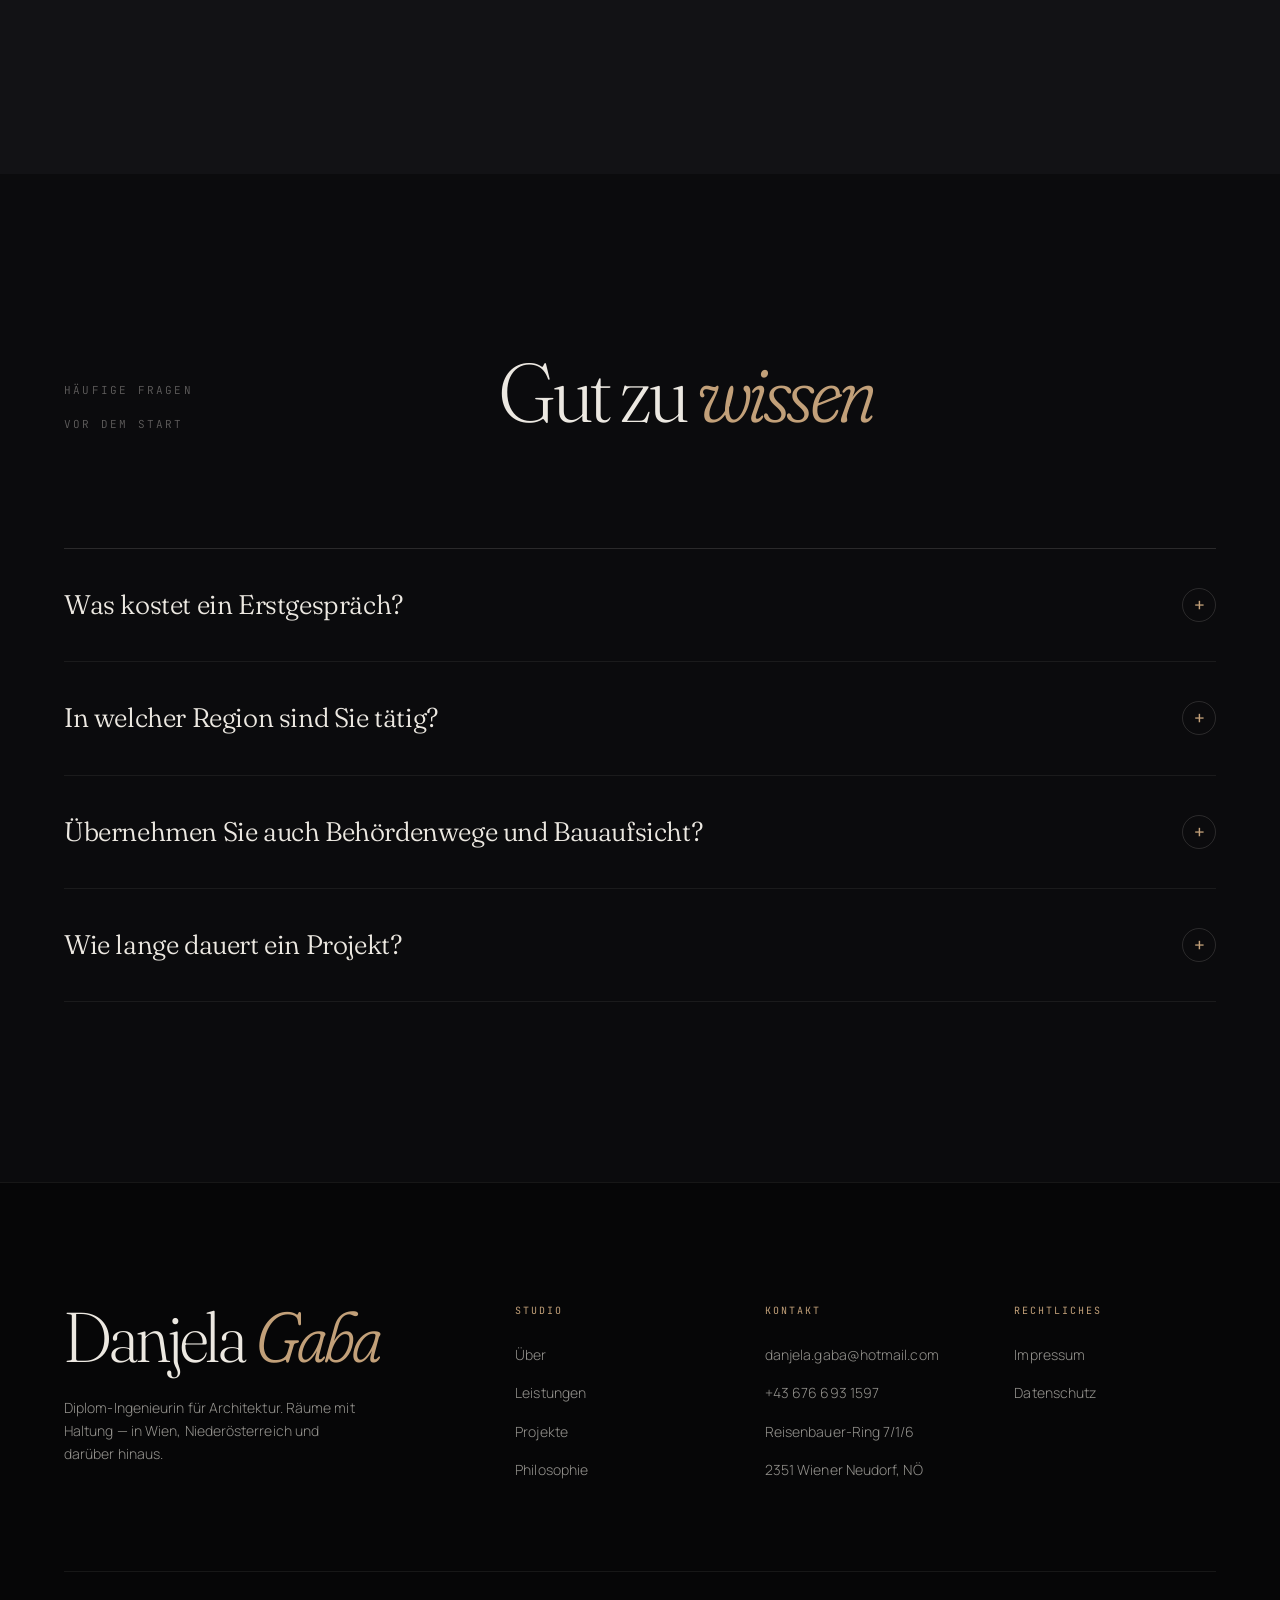
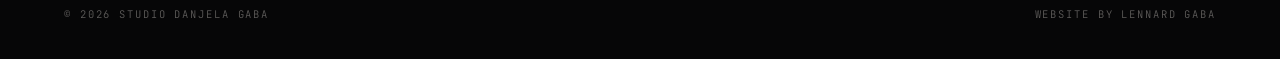
<file: leistungen.html>
<!doctype html>
<html lang="de">
<head>
  <meta charset="UTF-8" />
  <meta name="viewport" content="width=device-width, initial-scale=1.0" />
  <title>Leistungen — Architekturplanung, Wohnbau, Sanierung | Danjela Gaba</title>
  <meta name="description" content="Architekturplanung, Wohnbau, Umbau & Sanierung, Interior Design, Projektmanagement und Beratung — alles aus einer Hand in Wien und Niederösterreich." />
  <meta name="author" content="Danjela Gaba" />
  <meta name="robots" content="index, follow" />
  <meta name="theme-color" content="#0B0B0D" />
  <link rel="canonical" href="https://www.danjela-gaba.at/leistungen.html" />

  <!-- Open Graph -->
  <meta property="og:type" content="website" />
  <meta property="og:site_name" content="Studio Danjela Gaba" />
  <meta property="og:locale" content="de_AT" />
  <meta property="og:title" content="Leistungen — Architekturplanung, Wohnbau, Sanierung | Danjela Gaba" />
  <meta property="og:description" content="Architekturplanung, Wohnbau, Umbau & Sanierung, Interior Design, Projektmanagement und Beratung — alles aus einer Hand in Wien und Niederösterreich." />
  <meta property="og:url" content="https://www.danjela-gaba.at/leistungen.html" />
  <meta property="og:image" content="https://www.danjela-gaba.at/bilder/wohnhaus.jpeg" />

  <!-- Twitter -->
  <meta name="twitter:card" content="summary_large_image" />
  <meta name="twitter:title" content="Leistungen — Architekturplanung, Wohnbau, Sanierung | Danjela Gaba" />
  <meta name="twitter:description" content="Architekturplanung, Wohnbau, Umbau & Sanierung, Interior Design, Projektmanagement und Beratung — alles aus einer Hand in Wien und Niederösterreich." />
  <meta name="twitter:image" content="https://www.danjela-gaba.at/bilder/wohnhaus.jpeg" />

  <link rel="icon" type="image/png" href="bilder/favicon.png" />
  <link rel="apple-touch-icon" href="bilder/favicon.png" />
  <link rel="preconnect" href="https://fonts.googleapis.com" />
  <link rel="preconnect" href="https://fonts.gstatic.com" crossorigin />
  <link rel="stylesheet" href="https://fonts.googleapis.com/css2?family=Fraunces:ital,opsz,wght,SOFT,WONK@0,9..144,200..600,0..100,0..1;1,9..144,200..600,0..100,0..1&family=JetBrains+Mono:wght@300;400;500&family=Manrope:wght@200..600&display=swap" />
  <link rel="stylesheet" href="shared.css" />
  <script type="application/ld+json">
{
  "@context": "https://schema.org",
  "@type": "ProfessionalService",
  "@id": "https://www.danjela-gaba.at/#studio",
  "name": "Studio Danjela Gaba",
  "image": "https://www.danjela-gaba.at/bilder/Profilbild.png",
  "description": "Diplom-Ingenieurin für Architektur — Wohn- und Gewerbebau, Sanierung und Innenarchitektur in Wien und Niederösterreich.",
  "url": "https://www.danjela-gaba.at/",
  "telephone": "+43 676 693 1597",
  "email": "danjela.gaba@hotmail.com",
  "vatID": "ATU57864038",
  "founder": { "@type": "Person", "name": "Danjela Gaba", "jobTitle": "Diplom-Ingenieurin für Architektur" },
  "address": {
    "@type": "PostalAddress",
    "streetAddress": "Reisenbauer-Ring 7/1/6",
    "postalCode": "2351",
    "addressLocality": "Wiener Neudorf",
    "addressRegion": "Niederösterreich",
    "addressCountry": "AT"
  },
  "areaServed": [
    { "@type": "City", "name": "Wien" },
    { "@type": "State", "name": "Niederösterreich" }
  ],
  "openingHoursSpecification": {
    "@type": "OpeningHoursSpecification",
    "dayOfWeek": ["Monday","Tuesday","Wednesday","Thursday","Friday"],
    "opens": "08:00", "closes": "18:00"
  },
  "priceRange": "€€"
}
</script>
  <script type="application/ld+json">
{
  "@context": "https://schema.org",
  "@type": "ItemList",
  "name": "Leistungen — Studio Danjela Gaba",
  "itemListElement": [
    { "@type": "Service", "position": 1, "name": "Architekturplanung", "provider": { "@id": "https://www.danjela-gaba.at/#studio" } },
    { "@type": "Service", "position": 2, "name": "Wohnbau", "provider": { "@id": "https://www.danjela-gaba.at/#studio" } },
    { "@type": "Service", "position": 3, "name": "Umbau & Sanierung", "provider": { "@id": "https://www.danjela-gaba.at/#studio" } },
    { "@type": "Service", "position": 4, "name": "Interior Design", "provider": { "@id": "https://www.danjela-gaba.at/#studio" } },
    { "@type": "Service", "position": 5, "name": "Projektmanagement", "provider": { "@id": "https://www.danjela-gaba.at/#studio" } },
    { "@type": "Service", "position": 6, "name": "Beratung", "provider": { "@id": "https://www.danjela-gaba.at/#studio" } }
  ]
}
</script>
  <script type="application/ld+json">
{
  "@context": "https://schema.org",
  "@type": "FAQPage",
  "mainEntity": [
    { "@type": "Question", "name": "Was kostet ein Erstgespräch?",
      "acceptedAnswer": { "@type": "Answer", "text": "Das Erstgespräch ist kostenlos und unverbindlich. Wir klären gemeinsam Ihr Vorhaben, den Rahmen und die nächsten Schritte." } },
    { "@type": "Question", "name": "In welcher Region sind Sie tätig?",
      "acceptedAnswer": { "@type": "Answer", "text": "Schwerpunkt sind Wien und Niederösterreich. Projekte darüber hinaus sind nach Absprache möglich." } },
    { "@type": "Question", "name": "Übernehmen Sie auch die Behördenwege und Bauaufsicht?",
      "acceptedAnswer": { "@type": "Answer", "text": "Ja. Von der Einreichplanung über die Ausschreibung bis zur Bauaufsicht bekommen Sie alles aus einer Hand — eine Ansprechpartnerin über das ganze Projekt." } },
    { "@type": "Question", "name": "Wie lange dauert ein Projekt?",
      "acceptedAnswer": { "@type": "Answer", "text": "Das hängt von Umfang und Genehmigungsverfahren ab. Einen realistischen Zeitrahmen legen wir nach dem Erstgespräch gemeinsam fest." } }
  ]
}
</script>
</head>
<body>
  
  <a class="skip-link" href="#main">Zum Inhalt springen</a>
<div class="grain" aria-hidden="true"></div>

  <header class="site-header" id="site-header">
    <nav class="nav">
      <a href="index.html" class="nav-brand">
        <span class="name">Danjela Gaba</span>
        <span class="tag">Architektur · Wien · NÖ</span>
      </a>
      <div class="nav-links">
        <a href="index.html">Studio</a>
        <a href="ueber.html">Über</a>
        <a href="leistungen.html" class="active">Leistungen</a>
        <a href="projekte.html">Projekte</a>
        <a href="philosophie.html">Philosophie</a>
      </div>
      <a href="kontakt.html" class="nav-cta">Erstgespräch</a>
      <button class="hamburger" id="hamburger" aria-label="Menü">
        <span></span><span></span><span></span>
      </button>
    </nav>
  </header>

  <div class="mobile-menu" id="mobile-menu">
    <div class="m-links">
      <a href="index.html"><span class="n">00</span>Studio</a>
      <a href="ueber.html"><span class="n">01</span>Über</a>
      <a href="leistungen.html"><span class="n">02</span>Leistungen</a>
      <a href="projekte.html"><span class="n">03</span>Projekte</a>
      <a href="philosophie.html"><span class="n">04</span>Philosophie</a>
      <a href="kontakt.html" class="cta"><span class="n">05</span>Kontakt</a>
    </div>
    <div class="m-foot">
      <span>+43 676 693 1597</span>
      <span>Wiener Neudorf</span>
    </div>
  </div>

  <div class="nav-spacer"></div>

  <main id="main">
    <section class="page-hero">
      <div class="grid-lines"></div>
      <div class="wrap inner">
        <div class="ph-meta">
          <span>N° 02</span>
          <span>Leistungen</span>
        </div>
        <h1 class="display-xl">Alles aus <em>einer Hand</em></h1>
        <p class="lede ph-sub">Von der ersten Idee bis zur Schlüsselübergabe — Ihr Projekt in besten Händen.</p>
      </div>
    </section>
    <section class="section section--bone">
      <div class="wrap">
        <div class="services-grid">
          <article class="service reveal">
            <div class="s-top">
              <span class="s-num">01</span>
              <svg class="s-arrow" viewBox="0 0 24 24" fill="none"><path d="M7 17L17 7M17 7H8M17 7V16" stroke-width="1.4"/></svg>
            </div>
            <svg class="s-icon" viewBox="0 0 56 56"><path d="M8 48V20L28 6l20 14v28M8 48h40M20 48V32h16v16" stroke-linecap="square"/></svg>
            <div>
              <h3 class="display-m">Architekturplanung</h3>
              <p>Maßgeschneiderte Konzepte für Neubauten — vom ersten Strich bis zum genehmigten Plan.</p>
            </div>
          </article>
          <article class="service reveal d1">
            <div class="s-top">
              <span class="s-num">02</span>
              <svg class="s-arrow" viewBox="0 0 24 24" fill="none"><path d="M7 17L17 7M17 7H8M17 7V16" stroke-width="1.4"/></svg>
            </div>
            <svg class="s-icon" viewBox="0 0 56 56"><path d="M6 48h44M10 48V18l18-10 18 10v30M22 48V30h12v18M28 18v6" stroke-linecap="square"/></svg>
            <div>
              <h3 class="display-m">Wohnbau</h3>
              <p>Einfamilienhäuser und Mehrfamilienanlagen mit durchdachten Grundrissen.</p>
            </div>
          </article>
          <article class="service reveal d2">
            <div class="s-top">
              <span class="s-num">03</span>
              <svg class="s-arrow" viewBox="0 0 24 24" fill="none"><path d="M7 17L17 7M17 7H8M17 7V16" stroke-width="1.4"/></svg>
            </div>
            <svg class="s-icon" viewBox="0 0 56 56"><path d="M8 48V14l16-8 24 14v28M8 48h40M20 36V20h12v16M16 28h2M36 28h2" stroke-linecap="square"/></svg>
            <div>
              <h3 class="display-m">Umbau &amp; Sanierung</h3>
              <p>Behutsame Modernisierung mit Respekt vor der bestehenden Bausubstanz.</p>
            </div>
          </article>
          <article class="service reveal">
            <div class="s-top">
              <span class="s-num">04</span>
              <svg class="s-arrow" viewBox="0 0 24 24" fill="none"><path d="M7 17L17 7M17 7H8M17 7V16" stroke-width="1.4"/></svg>
            </div>
            <svg class="s-icon" viewBox="0 0 56 56"><path d="M6 48h44M10 48V20h36v28M16 36h6v-8h-6zM34 36h6v-8h-6zM22 48v-12h12v12" stroke-linecap="square"/></svg>
            <div>
              <h3 class="display-m">Interior Design</h3>
              <p>Räume, die Atmosphäre schaffen — von der Materialwahl bis zur letzten Lichtquelle.</p>
            </div>
          </article>
          <article class="service reveal d1">
            <div class="s-top">
              <span class="s-num">05</span>
              <svg class="s-arrow" viewBox="0 0 24 24" fill="none"><path d="M7 17L17 7M17 7H8M17 7V16" stroke-width="1.4"/></svg>
            </div>
            <svg class="s-icon" viewBox="0 0 56 56"><path d="M8 48h40M14 48V20l14-8 14 8v28M22 48V30h12v18M14 14l-4-4M42 14l4-4" stroke-linecap="square"/></svg>
            <div>
              <h3 class="display-m">Projektmanagement</h3>
              <p>Behördenabwicklung, Ausschreibung und Bauaufsicht — eine Hand, ein Ansprechpartner.</p>
            </div>
          </article>
          <article class="service reveal d2">
            <div class="s-top">
              <span class="s-num">06</span>
              <svg class="s-arrow" viewBox="0 0 24 24" fill="none"><path d="M7 17L17 7M17 7H8M17 7V16" stroke-width="1.4"/></svg>
            </div>
            <svg class="s-icon" viewBox="0 0 56 56"><circle cx="28" cy="22" r="14" stroke-linecap="square"/><path d="M22 22h12M28 16v12M14 50c2-8 7-12 14-12s12 4 14 12" stroke-linecap="square"/></svg>
            <div>
              <h3 class="display-m">Beratung</h3>
              <p>Erstgespräche, Bestandsbewertung, Planungs-Sparring — kostenfrei und unverbindlich.</p>
            </div>
          </article>
        </div>

        <!-- ─── PROZESS / ABLAUF ─── -->
        <div class="process">
          <div class="process-head">
            <span class="meta reveal">Ablauf · Von der Idee zum Bau</span>
            <h2 class="display-l reveal d1" style="font-size:clamp(36px,5.5vw,80px);">Wie ein Projekt <em>entsteht</em></h2>
          </div>
          <div class="process-steps">
            <div class="pstep reveal">
              <span class="pnum">01</span>
              <div class="pbody">
                <h3>Erstgespräch &amp; Grundlagen</h3>
                <p>Wir klären Ihr Vorhaben, das Grundstück, Ihre Wünsche und den Rahmen — kostenlos und unverbindlich. Am Ende steht ein klares gemeinsames Bild.</p>
              </div>
              <span class="pphase">Kennenlernen</span>
            </div>
            <div class="pstep reveal">
              <span class="pnum">02</span>
              <div class="pbody">
                <h3>Vorentwurf &amp; Entwurf</h3>
                <p>Erste Skizzen werden zu einem durchdachten Entwurf — Raumkonzept, Kubatur, Materialität. Wir stimmen so lange ab, bis es genau passt.</p>
              </div>
              <span class="pphase">Planung</span>
            </div>
            <div class="pstep reveal">
              <span class="pnum">03</span>
              <div class="pbody">
                <h3>Einreichung &amp; Behörden</h3>
                <p>Ich erstelle die Einreichplanung und begleite das Genehmigungsverfahren bei der Baubehörde — Sie müssen sich um die Formalitäten nicht kümmern.</p>
              </div>
              <span class="pphase">Genehmigung</span>
            </div>
            <div class="pstep reveal">
              <span class="pnum">04</span>
              <div class="pbody">
                <h3>Ausführungsplanung &amp; Ausschreibung</h3>
                <p>Detailpläne für die Baufirmen, Leistungsverzeichnisse und Angebotsvergleich — damit auf der Baustelle jedes Detail sitzt und das Budget hält.</p>
              </div>
              <span class="pphase">Vorbereitung</span>
            </div>
            <div class="pstep reveal">
              <span class="pnum">05</span>
              <div class="pbody">
                <h3>Bauaufsicht &amp; Übergabe</h3>
                <p>Ich behalte Qualität, Termine und Kosten auf der Baustelle im Blick — bis zur Schlüsselübergabe. Eine Ansprechpartnerin, das ganze Projekt.</p>
              </div>
              <span class="pphase">Realisierung</span>
            </div>
          </div>
        </div>
      </div>
    </section>

    <!-- ─── FAQ ─── -->
    <section class="section">
      <div class="wrap">
        <div class="section-head reveal">
          <div class="meta"><span>Häufige Fragen</span><span>vor dem Start</span></div>
          <h2 class="display-l">Gut zu <em>wissen</em></h2>
        </div>
        <div class="faq reveal d1">
          <div class="faq-item">
            <button class="faq-q" type="button">Was kostet ein Erstgespräch?<span class="sign">+</span></button>
            <div class="faq-a"><div class="faq-a-inner">Das Erstgespräch ist kostenlos und unverbindlich. Wir klären gemeinsam Ihr Vorhaben, den Rahmen und die nächsten Schritte — ganz ohne Verpflichtung.</div></div>
          </div>
          <div class="faq-item">
            <button class="faq-q" type="button">In welcher Region sind Sie tätig?<span class="sign">+</span></button>
            <div class="faq-a"><div class="faq-a-inner">Der Schwerpunkt liegt in Wien und Niederösterreich. Projekte darüber hinaus sind nach Absprache möglich — sprechen Sie mich einfach an.</div></div>
          </div>
          <div class="faq-item">
            <button class="faq-q" type="button">Übernehmen Sie auch Behördenwege und Bauaufsicht?<span class="sign">+</span></button>
            <div class="faq-a"><div class="faq-a-inner">Ja. Von der Einreichplanung über die Ausschreibung bis zur Bauaufsicht bekommen Sie alles aus einer Hand — eine Ansprechpartnerin über das gesamte Projekt hinweg.</div></div>
          </div>
          <div class="faq-item">
            <button class="faq-q" type="button">Wie lange dauert ein Projekt?<span class="sign">+</span></button>
            <div class="faq-a"><div class="faq-a-inner">Das hängt von Umfang und Genehmigungsverfahren ab. Einen realistischen Zeitrahmen legen wir nach dem Erstgespräch gemeinsam fest, damit Sie von Anfang an planen können.</div></div>
          </div>
        </div>
      </div>
    </section>
  </main>
  <footer class="site-footer">
    <div class="wrap">
      <div class="footer-top">
        <div class="footer-brand">
          <h2 class="display-l">Danjela <em>Gaba</em></h2>
          <p>Diplom-Ingenieurin für Architektur. Räume mit Haltung — in Wien, Niederösterreich und darüber hinaus.</p>
        </div>
        <div class="footer-col">
          <h5>Studio</h5>
          <ul>
            <li><a href="ueber.html">Über</a></li>
            <li><a href="leistungen.html">Leistungen</a></li>
            <li><a href="projekte.html">Projekte</a></li>
            <li><a href="philosophie.html">Philosophie</a></li>
          </ul>
        </div>
        <div class="footer-col">
          <h5>Kontakt</h5>
          <ul>
            <li><a href="mailto:danjela.gaba@hotmail.com">danjela.gaba@hotmail.com</a></li>
            <li><a href="tel:+436766931597">+43 676 693 1597</a></li>
            <li><span>Reisenbauer-Ring 7/1/6</span></li>
            <li><span>2351 Wiener Neudorf, NÖ</span></li>
          </ul>
        </div>
        <div class="footer-col">
          <h5>Rechtliches</h5>
          <ul>
            <li><a href="javascript:void(0)" onclick="openModal('impressum')" data-no-transition>Impressum</a></li>
            <li><a href="javascript:void(0)" onclick="openModal('datenschutz')" data-no-transition>Datenschutz</a></li>
          </ul>
        </div>
      </div>
      <div class="footer-bottom">
        <span>© 2026 Studio Danjela Gaba</span>
        <span>Website by Lennard Gaba</span>
      </div>
    </div>
  </footer>

  <div class="modal" id="impressum">
    <div class="modal-card">
      <button class="modal-close" onclick="closeModal('impressum')" aria-label="schließen">×</button>
      <h2 class="display-l">Impressum</h2>
      <h3>Angaben gemäß § 5 ECG und § 25 MedienG</h3>
      <p><strong>Danjela Gaba</strong><br>Reisenbauer-Ring 7/1/6<br>2351 Wiener Neudorf · Österreich</p>
      <h3>Kontakt</h3>
      <p>+43 676 693 1597 · danjela.gaba@hotmail.com</p>
      <h3>Berufsbezeichnung</h3>
      <p>Diplom-Ingenieurin für Architektur · verliehen in Österreich</p>
      <h3>Umsatzsteuer-ID</h3>
      <p>ATU57864038</p>
      <h3>Haftungsausschluss</h3>
      <p>Inhalte mit Sorgfalt erstellt. Für Richtigkeit, Vollständigkeit und Aktualität wird keine Gewähr übernommen. Für externe Links sind die jeweiligen Anbieter verantwortlich.</p>
      <h3>Stand</h3>
      <p>März 2026</p>
    </div>
  </div>

  <div class="modal" id="datenschutz">
    <div class="modal-card">
      <button class="modal-close" onclick="closeModal('datenschutz')" aria-label="schließen">×</button>
      <h2 class="display-l">Datenschutz</h2>
      <h3>Verantwortliche Stelle</h3>
      <p>Danjela Gaba · Reisenbauer-Ring 7/1/6 · 2351 Wiener Neudorf</p>
      <h3>Datenerfassung</h3>
      <p>Personenbezogene Daten werden nur erhoben, wenn Sie sie aktiv mitteilen — etwa über das Kontaktformular.</p>
      <h3>Kontaktformular</h3>
      <p>Daten werden ausschließlich zur Bearbeitung Ihrer Anfrage gespeichert. Keine Weitergabe an Dritte.</p>
      <h3>Rechtsgrundlage</h3>
      <p>Verarbeitung auf Basis von Art. 6 Abs. 1 lit. b und lit. f DSGVO.</p>
      <h3>Ihre Rechte (DSGVO)</h3>
      <ul>
        <li>Auskunft (Art. 15)</li>
        <li>Berichtigung (Art. 16)</li>
        <li>Löschung (Art. 17)</li>
        <li>Einschränkung (Art. 18)</li>
        <li>Datenübertragbarkeit (Art. 20)</li>
        <li>Widerspruch (Art. 21)</li>
        <li>Beschwerde bei der Datenschutzbehörde (www.dsb.gv.at)</li>
      </ul>
      <h3>Cookies &amp; Analyse</h3>
      <p>Diese Website verwendet keine Cookies oder Tracking-Tools.</p>
      <h3>Stand</h3>
      <p>März 2026</p>
    </div>
  </div>

  <script src="shared.js"></script>

</body>
</html>
</file>
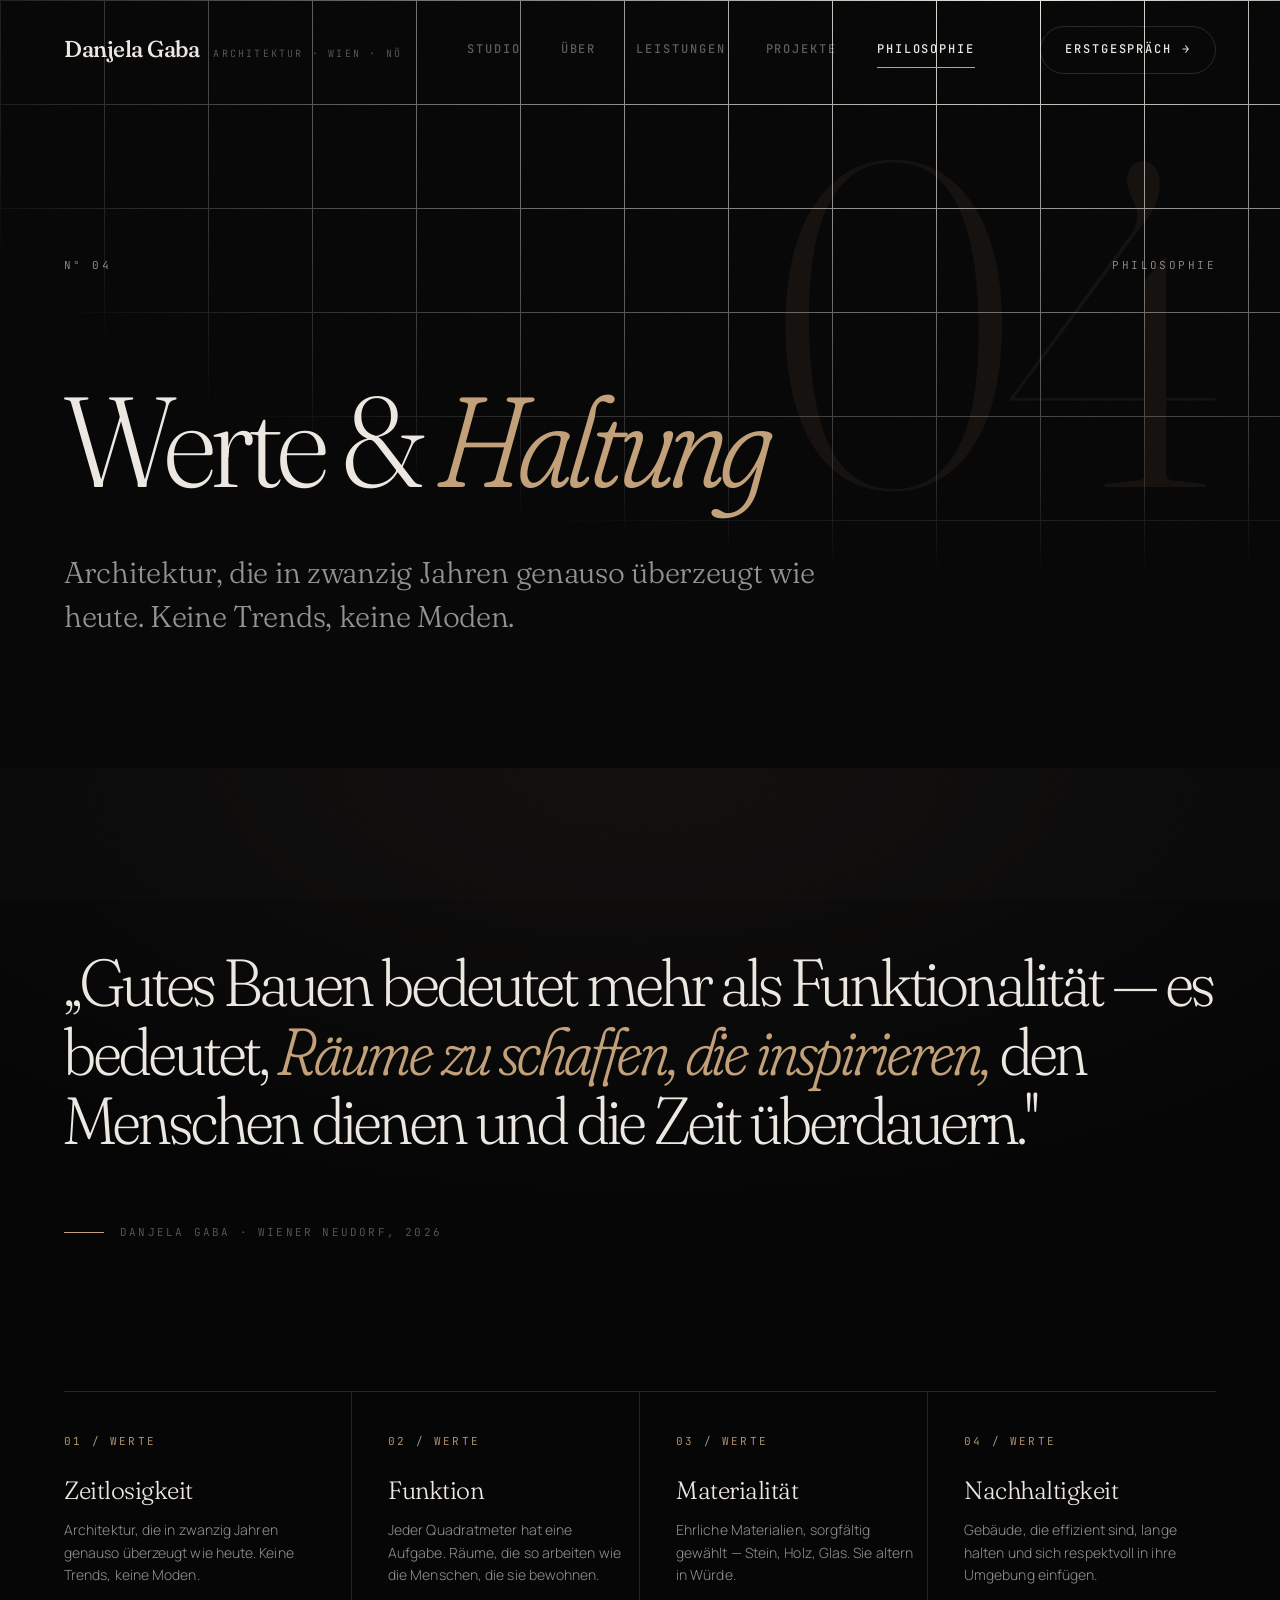
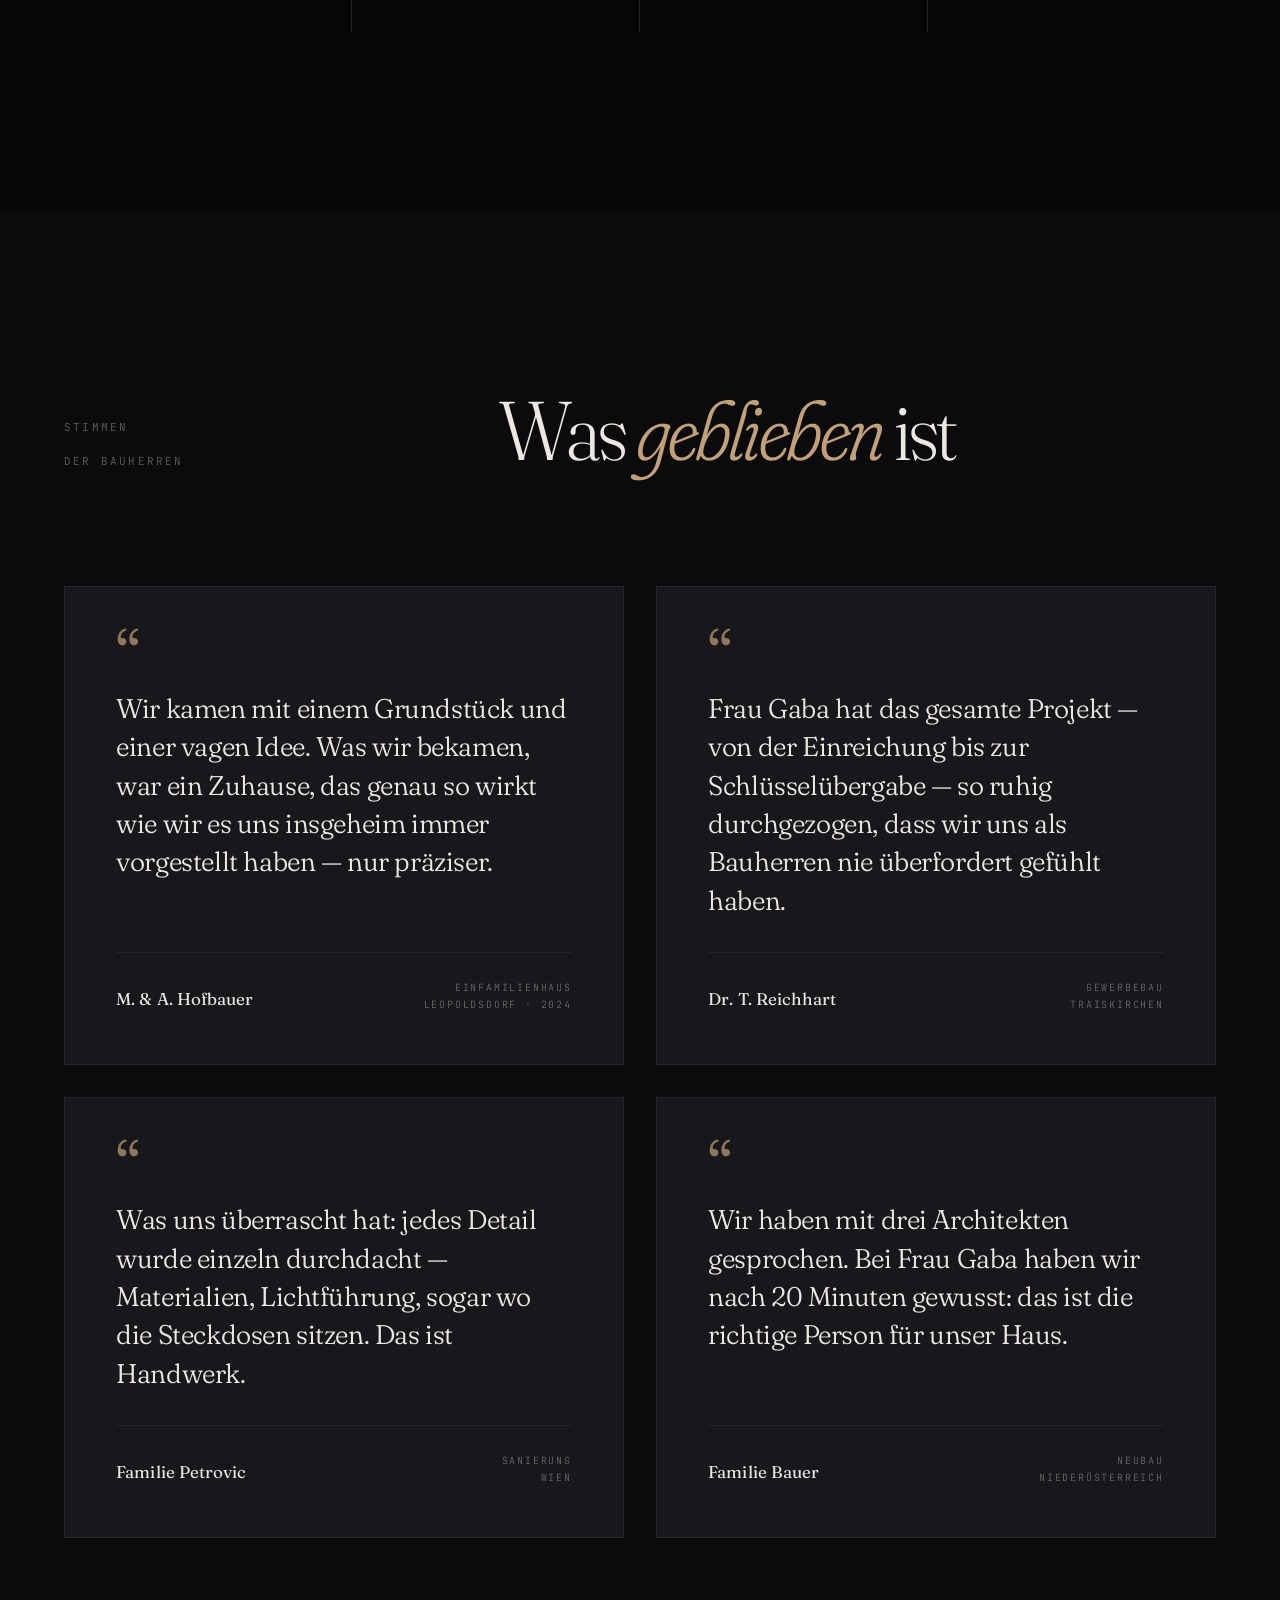
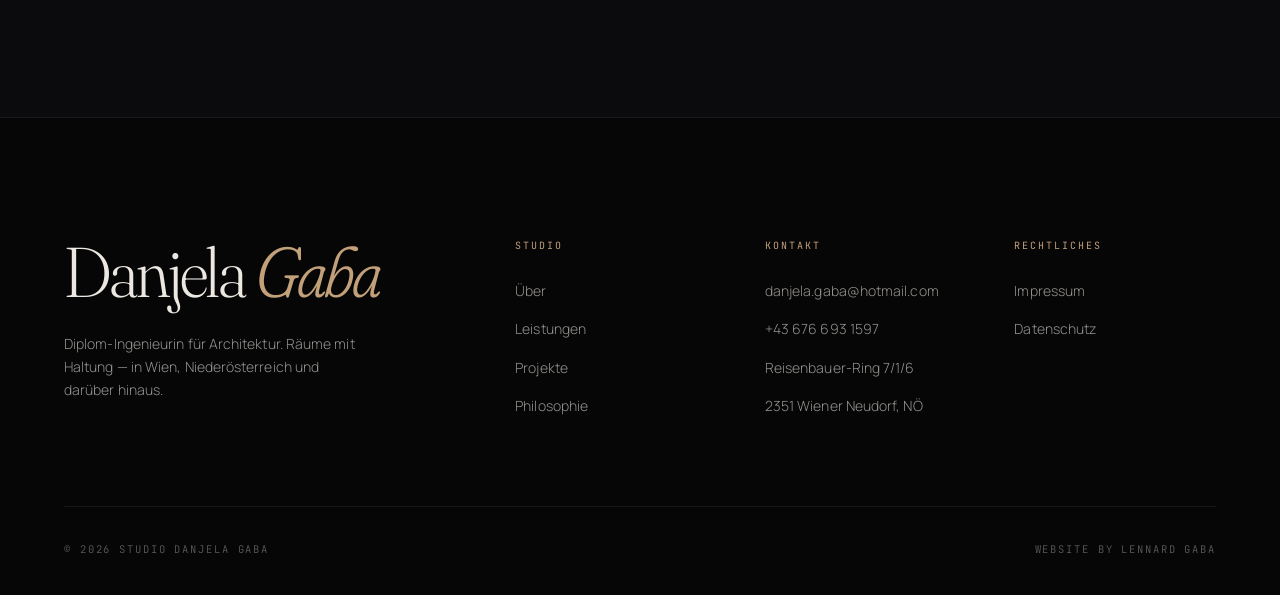
<file: philosophie.html>
<!doctype html>
<html lang="de">
<head>
  <meta charset="UTF-8" />
  <meta name="viewport" content="width=device-width, initial-scale=1.0" />
  <title>Philosophie — Werte & Haltung | Danjela Gaba Architektur</title>
  <meta name="description" content="Zeitlosigkeit, Funktion, ehrliche Materialität und Nachhaltigkeit: die Haltung hinter jedem Projekt von Dipl.-Ing. Danjela Gaba." />
  <meta name="author" content="Danjela Gaba" />
  <meta name="robots" content="index, follow" />
  <meta name="theme-color" content="#0B0B0D" />
  <link rel="canonical" href="https://www.danjela-gaba.at/philosophie.html" />

  <!-- Open Graph -->
  <meta property="og:type" content="website" />
  <meta property="og:site_name" content="Studio Danjela Gaba" />
  <meta property="og:locale" content="de_AT" />
  <meta property="og:title" content="Philosophie — Werte & Haltung | Danjela Gaba Architektur" />
  <meta property="og:description" content="Zeitlosigkeit, Funktion, ehrliche Materialität und Nachhaltigkeit: die Haltung hinter jedem Projekt von Dipl.-Ing. Danjela Gaba." />
  <meta property="og:url" content="https://www.danjela-gaba.at/philosophie.html" />
  <meta property="og:image" content="https://www.danjela-gaba.at/bilder/eingang.jpeg" />

  <!-- Twitter -->
  <meta name="twitter:card" content="summary_large_image" />
  <meta name="twitter:title" content="Philosophie — Werte & Haltung | Danjela Gaba Architektur" />
  <meta name="twitter:description" content="Zeitlosigkeit, Funktion, ehrliche Materialität und Nachhaltigkeit: die Haltung hinter jedem Projekt von Dipl.-Ing. Danjela Gaba." />
  <meta name="twitter:image" content="https://www.danjela-gaba.at/bilder/eingang.jpeg" />

  <link rel="icon" type="image/png" href="bilder/favicon.png" />
  <link rel="apple-touch-icon" href="bilder/favicon.png" />
  <link rel="preconnect" href="https://fonts.googleapis.com" />
  <link rel="preconnect" href="https://fonts.gstatic.com" crossorigin />
  <link rel="stylesheet" href="https://fonts.googleapis.com/css2?family=Fraunces:ital,opsz,wght,SOFT,WONK@0,9..144,200..600,0..100,0..1;1,9..144,200..600,0..100,0..1&family=JetBrains+Mono:wght@300;400;500&family=Manrope:wght@200..600&display=swap" />
  <link rel="stylesheet" href="shared.css" />
  <script type="application/ld+json">
{
  "@context": "https://schema.org",
  "@type": "ProfessionalService",
  "@id": "https://www.danjela-gaba.at/#studio",
  "name": "Studio Danjela Gaba",
  "image": "https://www.danjela-gaba.at/bilder/Profilbild.png",
  "description": "Diplom-Ingenieurin für Architektur — Wohn- und Gewerbebau, Sanierung und Innenarchitektur in Wien und Niederösterreich.",
  "url": "https://www.danjela-gaba.at/",
  "telephone": "+43 676 693 1597",
  "email": "danjela.gaba@hotmail.com",
  "vatID": "ATU57864038",
  "founder": { "@type": "Person", "name": "Danjela Gaba", "jobTitle": "Diplom-Ingenieurin für Architektur" },
  "address": {
    "@type": "PostalAddress",
    "streetAddress": "Reisenbauer-Ring 7/1/6",
    "postalCode": "2351",
    "addressLocality": "Wiener Neudorf",
    "addressRegion": "Niederösterreich",
    "addressCountry": "AT"
  },
  "areaServed": [
    { "@type": "City", "name": "Wien" },
    { "@type": "State", "name": "Niederösterreich" }
  ],
  "openingHoursSpecification": {
    "@type": "OpeningHoursSpecification",
    "dayOfWeek": ["Monday","Tuesday","Wednesday","Thursday","Friday"],
    "opens": "08:00", "closes": "18:00"
  },
  "priceRange": "€€"
}
</script>
</head>
<body>
  
  <a class="skip-link" href="#main">Zum Inhalt springen</a>
<div class="grain" aria-hidden="true"></div>

  <header class="site-header" id="site-header">
    <nav class="nav">
      <a href="index.html" class="nav-brand">
        <span class="name">Danjela Gaba</span>
        <span class="tag">Architektur · Wien · NÖ</span>
      </a>
      <div class="nav-links">
        <a href="index.html">Studio</a>
        <a href="ueber.html">Über</a>
        <a href="leistungen.html">Leistungen</a>
        <a href="projekte.html">Projekte</a>
        <a href="philosophie.html" class="active">Philosophie</a>
      </div>
      <a href="kontakt.html" class="nav-cta">Erstgespräch</a>
      <button class="hamburger" id="hamburger" aria-label="Menü">
        <span></span><span></span><span></span>
      </button>
    </nav>
  </header>

  <div class="mobile-menu" id="mobile-menu">
    <div class="m-links">
      <a href="index.html"><span class="n">00</span>Studio</a>
      <a href="ueber.html"><span class="n">01</span>Über</a>
      <a href="leistungen.html"><span class="n">02</span>Leistungen</a>
      <a href="projekte.html"><span class="n">03</span>Projekte</a>
      <a href="philosophie.html"><span class="n">04</span>Philosophie</a>
      <a href="kontakt.html" class="cta"><span class="n">05</span>Kontakt</a>
    </div>
    <div class="m-foot">
      <span>+43 676 693 1597</span>
      <span>Wiener Neudorf</span>
    </div>
  </div>

  <div class="nav-spacer"></div>

  <main id="main">
    <section class="page-hero">
      <div class="grid-lines"></div>
      <div class="wrap inner">
        <div class="ph-meta">
          <span>N° 04</span>
          <span>Philosophie</span>
        </div>
        <h1 class="display-xl">Werte &amp; <em>Haltung</em></h1>
        <p class="lede ph-sub">Architektur, die in zwanzig Jahren genauso überzeugt wie heute. Keine Trends, keine Moden.</p>
      </div>
    </section>
    <section class="section section--dark">
      <div class="wrap">
        <blockquote class="philo-quote reveal d1">
          <p class="q">„Gutes Bauen bedeutet mehr als Funktionalität — es bedeutet, <em>Räume zu schaffen, die inspirieren,</em> den Menschen dienen und die Zeit überdauern."</p>
          <div class="attr">Danjela Gaba · Wiener Neudorf, 2026</div>
        </blockquote>
        <div class="values">
          <div class="value reveal">
            <div class="vn">01 / Werte</div>
            <h4>Zeitlosigkeit</h4>
            <p>Architektur, die in zwanzig Jahren genauso überzeugt wie heute. Keine Trends, keine Moden.</p>
          </div>
          <div class="value reveal d1">
            <div class="vn">02 / Werte</div>
            <h4>Funktion</h4>
            <p>Jeder Quadratmeter hat eine Aufgabe. Räume, die so arbeiten wie die Menschen, die sie bewohnen.</p>
          </div>
          <div class="value reveal d2">
            <div class="vn">03 / Werte</div>
            <h4>Materialität</h4>
            <p>Ehrliche Materialien, sorgfältig gewählt — Stein, Holz, Glas. Sie altern in Würde.</p>
          </div>
          <div class="value reveal d3">
            <div class="vn">04 / Werte</div>
            <h4>Nachhaltigkeit</h4>
            <p>Gebäude, die effizient sind, lange halten und sich respektvoll in ihre Umgebung einfügen.</p>
          </div>
        </div>
      </div>
    </section>
    <section class="section">
      <div class="wrap">
        <div class="section-head reveal">
          <div class="meta"><span>Stimmen</span><span>der Bauherren</span></div>
          <h2 class="display-l">Was <em>geblieben</em> ist</h2>
        </div>
        <div class="testimonials">
          <article class="testimonial reveal">
            <p class="tq"><span class="mark">“</span>Wir kamen mit einem Grundstück und einer vagen Idee. Was wir bekamen, war ein Zuhause, das genau so wirkt wie wir es uns insgeheim immer vorgestellt haben — nur präziser.</p>
            <div class="tfoot">
              <div class="tauthor">M. &amp; A. Hofbauer</div>
              <div class="tmeta">Einfamilienhaus<br>Leopoldsdorf · 2024</div>
            </div>
          </article>
          <article class="testimonial reveal d1">
            <p class="tq"><span class="mark">“</span>Frau Gaba hat das gesamte Projekt — von der Einreichung bis zur Schlüsselübergabe — so ruhig durchgezogen, dass wir uns als Bauherren nie überfordert gefühlt haben.</p>
            <div class="tfoot">
              <div class="tauthor">Dr. T. Reichhart</div>
              <div class="tmeta">Gewerbebau<br>Traiskirchen</div>
            </div>
          </article>
          <article class="testimonial reveal">
            <p class="tq"><span class="mark">“</span>Was uns überrascht hat: jedes Detail wurde einzeln durchdacht — Materialien, Lichtführung, sogar wo die Steckdosen sitzen. Das ist Handwerk.</p>
            <div class="tfoot">
              <div class="tauthor">Familie Petrovic</div>
              <div class="tmeta">Sanierung<br>Wien</div>
            </div>
          </article>
          <article class="testimonial reveal d1">
            <p class="tq"><span class="mark">“</span>Wir haben mit drei Architekten gesprochen. Bei Frau Gaba haben wir nach 20 Minuten gewusst: das ist die richtige Person für unser Haus.</p>
            <div class="tfoot">
              <div class="tauthor">Familie Bauer</div>
              <div class="tmeta">Neubau<br>Niederösterreich</div>
            </div>
          </article>
        </div>
      </div>
    </section>
  </main>
  <footer class="site-footer">
    <div class="wrap">
      <div class="footer-top">
        <div class="footer-brand">
          <h2 class="display-l">Danjela <em>Gaba</em></h2>
          <p>Diplom-Ingenieurin für Architektur. Räume mit Haltung — in Wien, Niederösterreich und darüber hinaus.</p>
        </div>
        <div class="footer-col">
          <h5>Studio</h5>
          <ul>
            <li><a href="ueber.html">Über</a></li>
            <li><a href="leistungen.html">Leistungen</a></li>
            <li><a href="projekte.html">Projekte</a></li>
            <li><a href="philosophie.html">Philosophie</a></li>
          </ul>
        </div>
        <div class="footer-col">
          <h5>Kontakt</h5>
          <ul>
            <li><a href="mailto:danjela.gaba@hotmail.com">danjela.gaba@hotmail.com</a></li>
            <li><a href="tel:+436766931597">+43 676 693 1597</a></li>
            <li><span>Reisenbauer-Ring 7/1/6</span></li>
            <li><span>2351 Wiener Neudorf, NÖ</span></li>
          </ul>
        </div>
        <div class="footer-col">
          <h5>Rechtliches</h5>
          <ul>
            <li><a href="javascript:void(0)" onclick="openModal('impressum')" data-no-transition>Impressum</a></li>
            <li><a href="javascript:void(0)" onclick="openModal('datenschutz')" data-no-transition>Datenschutz</a></li>
          </ul>
        </div>
      </div>
      <div class="footer-bottom">
        <span>© 2026 Studio Danjela Gaba</span>
        <span>Website by Lennard Gaba</span>
      </div>
    </div>
  </footer>

  <div class="modal" id="impressum">
    <div class="modal-card">
      <button class="modal-close" onclick="closeModal('impressum')" aria-label="schließen">×</button>
      <h2 class="display-l">Impressum</h2>
      <h3>Angaben gemäß § 5 ECG und § 25 MedienG</h3>
      <p><strong>Danjela Gaba</strong><br>Reisenbauer-Ring 7/1/6<br>2351 Wiener Neudorf · Österreich</p>
      <h3>Kontakt</h3>
      <p>+43 676 693 1597 · danjela.gaba@hotmail.com</p>
      <h3>Berufsbezeichnung</h3>
      <p>Diplom-Ingenieurin für Architektur · verliehen in Österreich</p>
      <h3>Umsatzsteuer-ID</h3>
      <p>ATU57864038</p>
      <h3>Haftungsausschluss</h3>
      <p>Inhalte mit Sorgfalt erstellt. Für Richtigkeit, Vollständigkeit und Aktualität wird keine Gewähr übernommen. Für externe Links sind die jeweiligen Anbieter verantwortlich.</p>
      <h3>Stand</h3>
      <p>März 2026</p>
    </div>
  </div>

  <div class="modal" id="datenschutz">
    <div class="modal-card">
      <button class="modal-close" onclick="closeModal('datenschutz')" aria-label="schließen">×</button>
      <h2 class="display-l">Datenschutz</h2>
      <h3>Verantwortliche Stelle</h3>
      <p>Danjela Gaba · Reisenbauer-Ring 7/1/6 · 2351 Wiener Neudorf</p>
      <h3>Datenerfassung</h3>
      <p>Personenbezogene Daten werden nur erhoben, wenn Sie sie aktiv mitteilen — etwa über das Kontaktformular.</p>
      <h3>Kontaktformular</h3>
      <p>Daten werden ausschließlich zur Bearbeitung Ihrer Anfrage gespeichert. Keine Weitergabe an Dritte.</p>
      <h3>Rechtsgrundlage</h3>
      <p>Verarbeitung auf Basis von Art. 6 Abs. 1 lit. b und lit. f DSGVO.</p>
      <h3>Ihre Rechte (DSGVO)</h3>
      <ul>
        <li>Auskunft (Art. 15)</li>
        <li>Berichtigung (Art. 16)</li>
        <li>Löschung (Art. 17)</li>
        <li>Einschränkung (Art. 18)</li>
        <li>Datenübertragbarkeit (Art. 20)</li>
        <li>Widerspruch (Art. 21)</li>
        <li>Beschwerde bei der Datenschutzbehörde (www.dsb.gv.at)</li>
      </ul>
      <h3>Cookies &amp; Analyse</h3>
      <p>Diese Website verwendet keine Cookies oder Tracking-Tools.</p>
      <h3>Stand</h3>
      <p>März 2026</p>
    </div>
  </div>

  <script src="shared.js"></script>

</body>
</html>
</file>
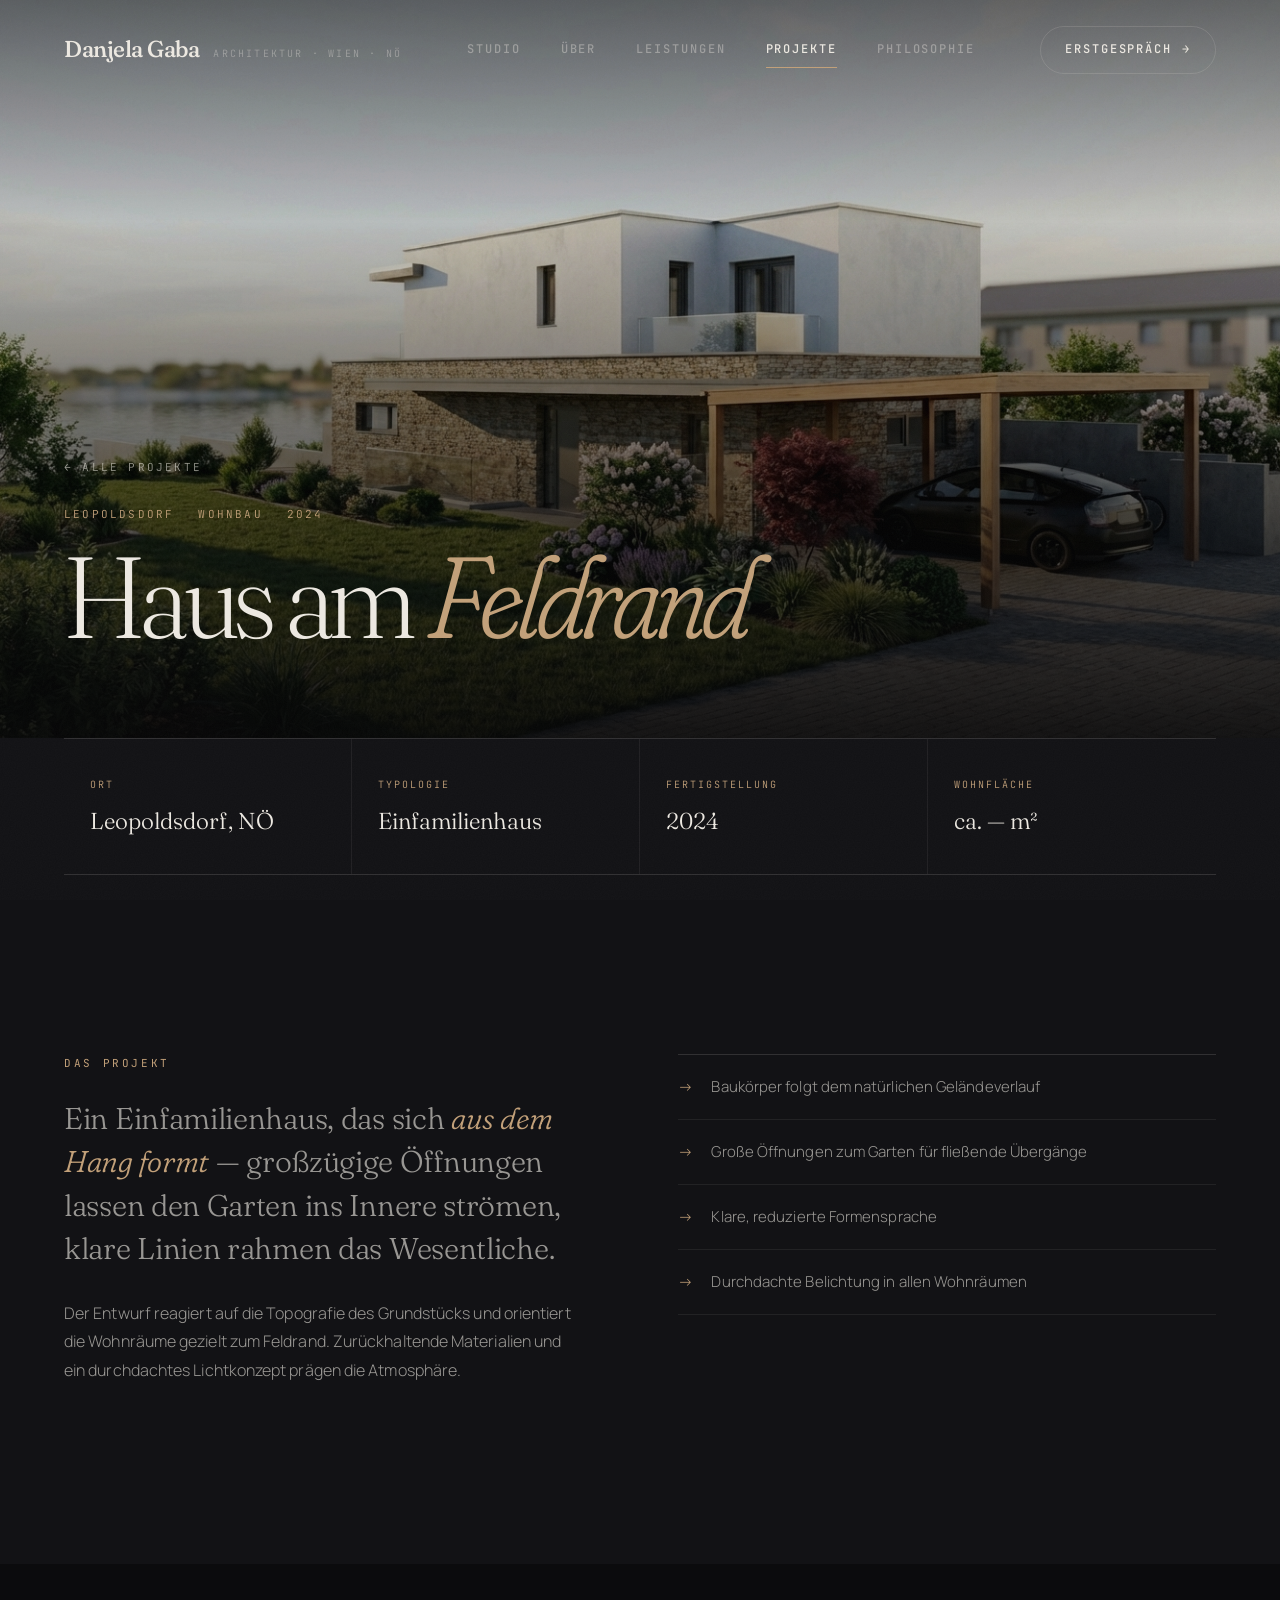
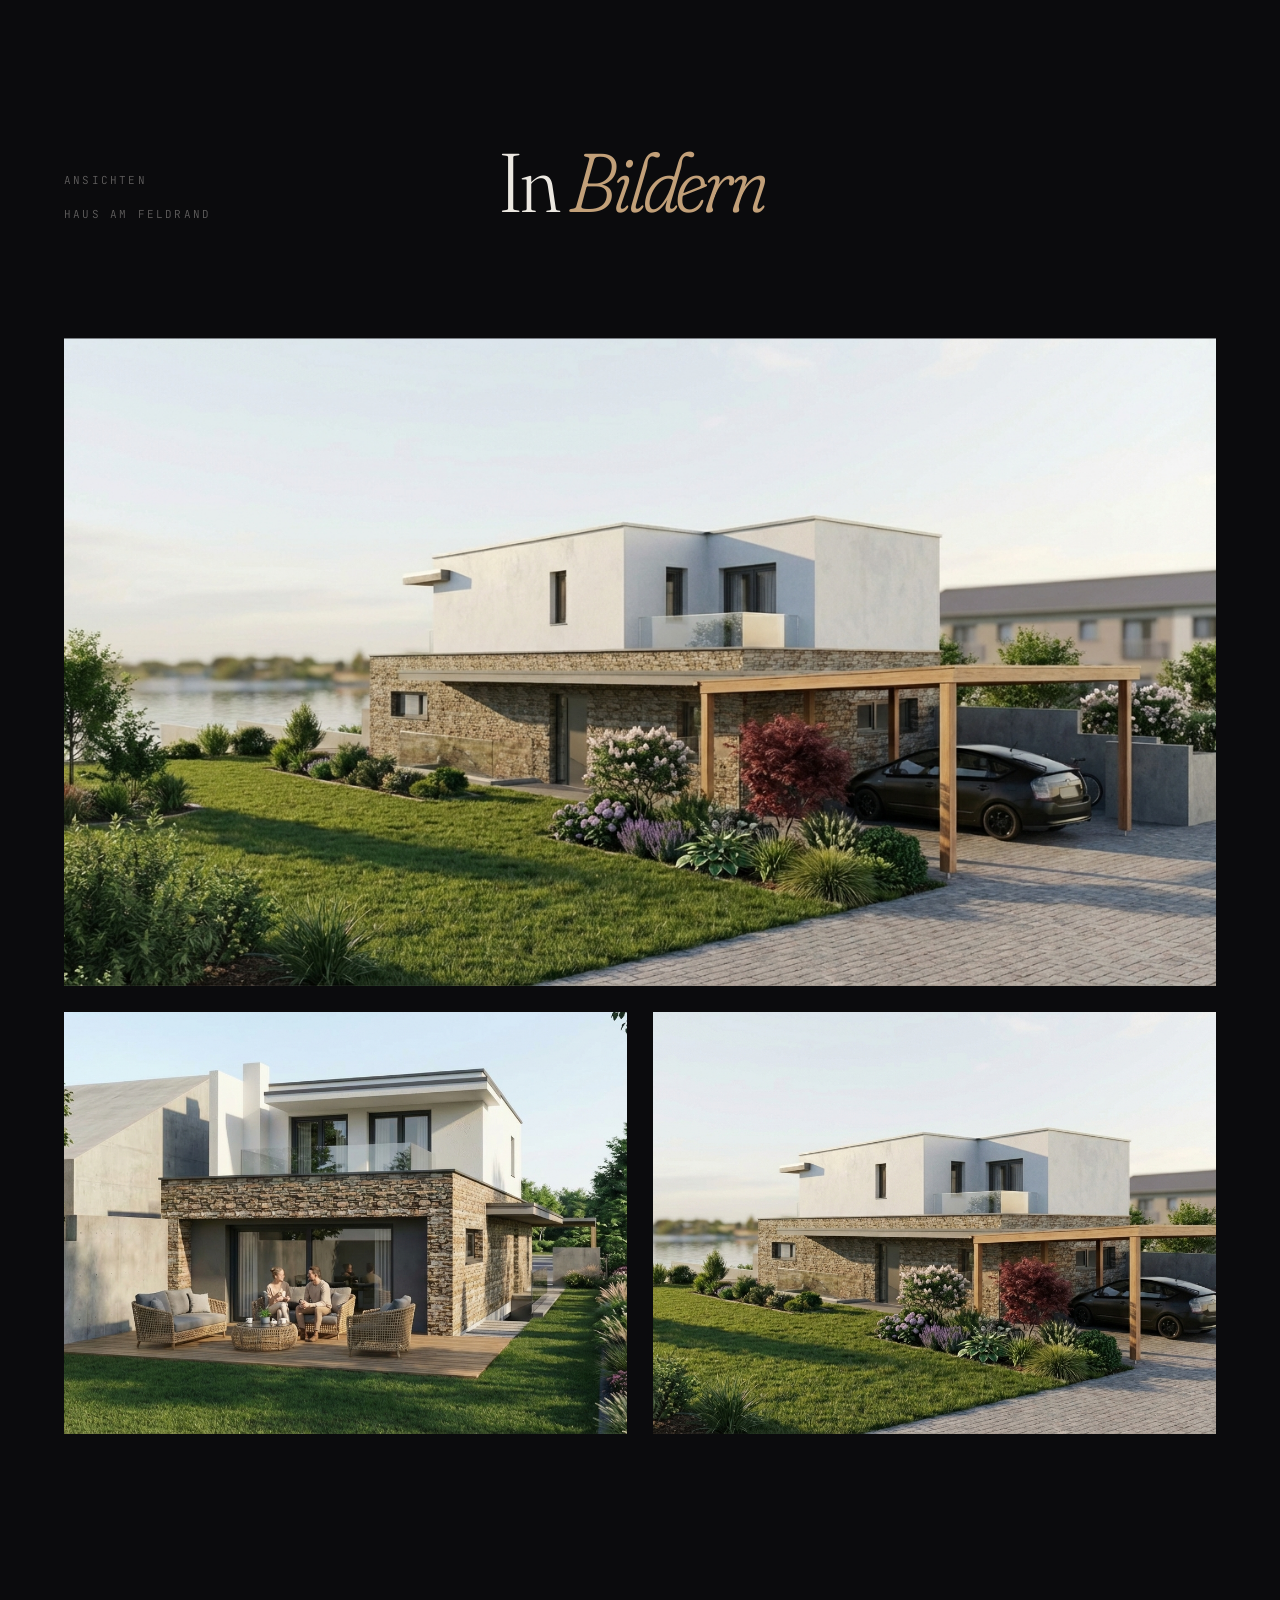
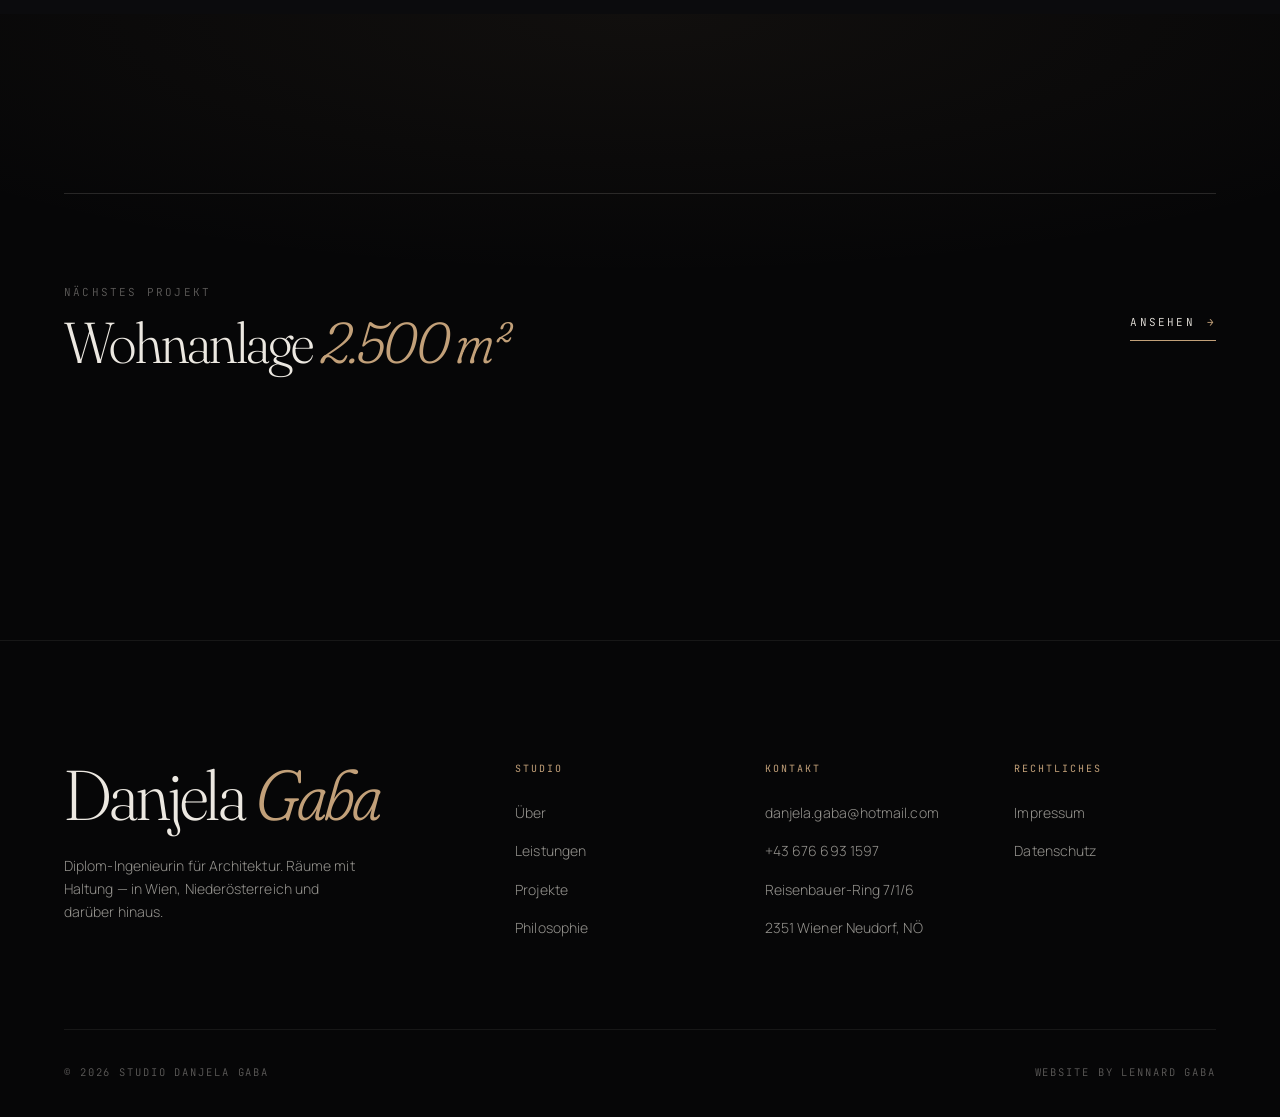
<file: projekt-haus-am-feldrand.html>
<!doctype html>
<html lang="de">
<head>
  <meta charset="UTF-8" />
  <meta name="viewport" content="width=device-width, initial-scale=1.0" />
  <title>Haus am Feldrand — Einfamilienhaus Leopoldsdorf | Danjela Gaba</title>
  <meta name="description" content="Einfamilienhaus in Leopoldsdorf: ein Haus, das sich aus dem Hang formt. Großzügige Öffnungen, klare Linien — geplant und realisiert von Dipl.-Ing. Danjela Gaba." />
  <meta name="author" content="Danjela Gaba" />
  <meta name="robots" content="index, follow" />
  <meta name="theme-color" content="#0B0B0D" />
  <link rel="canonical" href="https://www.danjela-gaba.at/projekt-haus-am-feldrand.html" />

  <meta property="og:type" content="article" />
  <meta property="og:site_name" content="Studio Danjela Gaba" />
  <meta property="og:locale" content="de_AT" />
  <meta property="og:title" content="Haus am Feldrand — Einfamilienhaus Leopoldsdorf | Danjela Gaba" />
  <meta property="og:description" content="Einfamilienhaus in Leopoldsdorf: ein Haus, das sich aus dem Hang formt. Großzügige Öffnungen, klare Linien — geplant und realisiert von Dipl.-Ing. Danjela Gaba." />
  <meta property="og:url" content="https://www.danjela-gaba.at/projekt-haus-am-feldrand.html" />
  <meta property="og:image" content="https://www.danjela-gaba.at/bilder/eingang.jpeg" />
  <meta name="twitter:card" content="summary_large_image" />
  <meta name="twitter:title" content="Haus am Feldrand — Einfamilienhaus Leopoldsdorf | Danjela Gaba" />
  <meta name="twitter:description" content="Einfamilienhaus in Leopoldsdorf: ein Haus, das sich aus dem Hang formt. Großzügige Öffnungen, klare Linien — geplant und realisiert von Dipl.-Ing. Danjela Gaba." />
  <meta name="twitter:image" content="https://www.danjela-gaba.at/bilder/eingang.jpeg" />

  <link rel="icon" type="image/png" href="bilder/favicon.png" />
  <link rel="apple-touch-icon" href="bilder/favicon.png" />
  <link rel="preconnect" href="https://fonts.googleapis.com" />
  <link rel="preconnect" href="https://fonts.gstatic.com" crossorigin />
  <link rel="stylesheet" href="https://fonts.googleapis.com/css2?family=Fraunces:ital,opsz,wght,SOFT,WONK@0,9..144,200..600,0..100,0..1;1,9..144,200..600,0..100,0..1&family=JetBrains+Mono:wght@300;400;500&family=Manrope:wght@200..600&display=swap" />
  <link rel="stylesheet" href="shared.css" />
  <script type="application/ld+json">
{
  "@context": "https://schema.org",
  "@type": "CreativeWork",
  "name": "Haus am Feldrand",
  "creator": { "@type": "Person", "name": "Danjela Gaba" },
  "locationCreated": { "@type": "Place", "name": "Leopoldsdorf, Niederösterreich" },
  "dateCreated": "2024",
  "image": "https://www.danjela-gaba.at/bilder/eingang.jpeg",
  "description": "Einfamilienhaus in Leopoldsdorf: ein Haus, das sich aus dem Hang formt. Großzügige Öffnungen, klare Linien — geplant und realisiert von Dipl.-Ing. Danjela Gaba."
}
  </script>
</head>
<body>
  
  <a class="skip-link" href="#main">Zum Inhalt springen</a>
<div class="grain" aria-hidden="true"></div>

  <header class="site-header" id="site-header">
    <nav class="nav">
      <a href="index.html" class="nav-brand">
        <span class="name">Danjela Gaba</span>
        <span class="tag">Architektur · Wien · NÖ</span>
      </a>
      <div class="nav-links">
        <a href="index.html">Studio</a>
        <a href="ueber.html">Über</a>
        <a href="leistungen.html">Leistungen</a>
        <a href="projekte.html" class="active">Projekte</a>
        <a href="philosophie.html">Philosophie</a>
      </div>
      <a href="kontakt.html" class="nav-cta">Erstgespräch</a>
      <button class="hamburger" id="hamburger" aria-label="Menü">
        <span></span><span></span><span></span>
      </button>
    </nav>
  </header>

  <div class="mobile-menu" id="mobile-menu">
    <div class="m-links">
      <a href="index.html"><span class="n">00</span>Studio</a>
      <a href="ueber.html"><span class="n">01</span>Über</a>
      <a href="leistungen.html"><span class="n">02</span>Leistungen</a>
      <a href="projekte.html"><span class="n">03</span>Projekte</a>
      <a href="philosophie.html"><span class="n">04</span>Philosophie</a>
      <a href="kontakt.html" class="cta"><span class="n">05</span>Kontakt</a>
    </div>
    <div class="m-foot">
      <span>+43 676 693 1597</span>
      <span>Wiener Neudorf</span>
    </div>
  </div>

  <div class="nav-spacer"></div>

  <main id="main">
    <!-- ═══════ PROJEKT-HERO ═══════ -->
    <section class="pd-hero">
      <img src="bilder/eingang.jpeg" alt="Haus am Feldrand — Eingangsansicht, Leopoldsdorf" width="1600" height="1000" />
      <div class="inner">
        <a href="projekte.html" class="pd-back">← Alle Projekte</a>
        <div class="pd-meta"><span>Leopoldsdorf</span><span>Wohnbau</span><span>2024</span></div>
        <h1 class="display-xl">Haus am <em>Feldrand</em></h1>
      </div>
    </section>

    <!-- ═══════ FAKTEN ═══════ -->
    <section class="section section--bone" style="padding-top:0;padding-bottom:0;">
      <div class="wrap">
        <dl class="pd-facts">
          <div class="pd-fact"><dt>Ort</dt><dd>Leopoldsdorf, NÖ</dd></div>
          <div class="pd-fact"><dt>Typologie</dt><dd>Einfamilienhaus</dd></div>
          <div class="pd-fact"><dt>Fertigstellung</dt><dd>2024</dd></div>
          <!-- ▼ echte Zahl eintragen, sonst diese Kachel löschen ▼ -->
          <div class="pd-fact"><dt>Wohnfläche</dt><dd>ca. — m²</dd></div>
        </dl>
      </div>
    </section>

    <!-- ═══════ TEXT + HIGHLIGHTS ═══════ -->
    <section class="section section--bone">
      <div class="wrap">
        <div class="pd-intro">
          <div class="reveal">
            <span class="eyebrow" style="display:block;margin-bottom:24px;">Das Projekt</span>
            <p class="lede">Ein Einfamilienhaus, das sich <em>aus dem Hang formt</em> — großzügige Öffnungen lassen den Garten ins Innere strömen, klare Linien rahmen das Wesentliche.</p>
            <p style="margin-top:28px;color:var(--text-2);line-height:1.8;max-width:52ch;">
              <!-- ▼ hier gern 2–3 Sätze zur Aufgabe, Idee und Lösung ergänzen ▼ -->
              Der Entwurf reagiert auf die Topografie des Grundstücks und orientiert die Wohnräume gezielt zum Feldrand. Zurückhaltende Materialien und ein durchdachtes Lichtkonzept prägen die Atmosphäre.
            </p>
          </div>
          <div class="reveal d1">
            <ul class="pd-highlights">
              <li>Baukörper folgt dem natürlichen Geländeverlauf</li>
              <li>Große Öffnungen zum Garten für fließende Übergänge</li>
              <li>Klare, reduzierte Formensprache</li>
              <li>Durchdachte Belichtung in allen Wohnräumen</li>
            </ul>
          </div>
        </div>
      </div>
    </section>

    <!-- ═══════ GALERIE ═══════ -->
    <section class="section">
      <div class="wrap">
        <div class="section-head reveal">
          <div class="meta"><span>Ansichten</span><span>Haus am Feldrand</span></div>
          <h2 class="display-l">In <em>Bildern</em></h2>
        </div>
        <div class="pd-gallery">
          <figure class="wide reveal">
            <img src="bilder/eingang.jpeg" alt="Haus am Feldrand — Eingangsansicht" loading="lazy" />
            <figcaption>Eingangsansicht</figcaption>
          </figure>
          <figure class="reveal">
            <img src="bilder/garten.jpeg" alt="Haus am Feldrand — Gartenansicht" loading="lazy" />
            <figcaption>Gartenansicht</figcaption>
          </figure>
          <figure class="reveal d1">
            <img src="bilder/eingang.jpeg" alt="Haus am Feldrand — Detail" loading="lazy" />
            <figcaption>Detail · Fassade</figcaption>
          </figure>
          <!-- ▼ weitere Fotos / Grundrisse / Schnitte einfach als <figure> ergänzen ▼ -->
        </div>
      </div>
    </section>

    <!-- ═══════ NÄCHSTES PROJEKT ═══════ -->
    <section class="section section--dark">
      <div class="wrap">
        <a href="projekte.html" class="pd-next reveal">
          <div>
            <div class="lbl">Nächstes Projekt</div>
            <h3 class="display-l">Wohnanlage <em>2.500 m²</em></h3>
          </div>
          <span class="arrow-link">Ansehen <span>→</span></span>
        </a>
      </div>
    </section>
  </main>
  <footer class="site-footer">
    <div class="wrap">
      <div class="footer-top">
        <div class="footer-brand">
          <h2 class="display-l">Danjela <em>Gaba</em></h2>
          <p>Diplom-Ingenieurin für Architektur. Räume mit Haltung — in Wien, Niederösterreich und darüber hinaus.</p>
        </div>
        <div class="footer-col">
          <h5>Studio</h5>
          <ul>
            <li><a href="ueber.html">Über</a></li>
            <li><a href="leistungen.html">Leistungen</a></li>
            <li><a href="projekte.html">Projekte</a></li>
            <li><a href="philosophie.html">Philosophie</a></li>
          </ul>
        </div>
        <div class="footer-col">
          <h5>Kontakt</h5>
          <ul>
            <li><a href="mailto:danjela.gaba@hotmail.com">danjela.gaba@hotmail.com</a></li>
            <li><a href="tel:+436766931597">+43 676 693 1597</a></li>
            <li><span>Reisenbauer-Ring 7/1/6</span></li>
            <li><span>2351 Wiener Neudorf, NÖ</span></li>
          </ul>
        </div>
        <div class="footer-col">
          <h5>Rechtliches</h5>
          <ul>
            <li><a href="javascript:void(0)" onclick="openModal('impressum')" data-no-transition>Impressum</a></li>
            <li><a href="javascript:void(0)" onclick="openModal('datenschutz')" data-no-transition>Datenschutz</a></li>
          </ul>
        </div>
      </div>
      <div class="footer-bottom">
        <span>© 2026 Studio Danjela Gaba</span>
        <span>Website by Lennard Gaba</span>
      </div>
    </div>
  </footer>

  <div class="modal" id="impressum">
    <div class="modal-card">
      <button class="modal-close" onclick="closeModal('impressum')" aria-label="schließen">×</button>
      <h2 class="display-l">Impressum</h2>
      <h3>Angaben gemäß § 5 ECG und § 25 MedienG</h3>
      <p><strong>Danjela Gaba</strong><br>Reisenbauer-Ring 7/1/6<br>2351 Wiener Neudorf · Österreich</p>
      <h3>Kontakt</h3>
      <p>+43 676 693 1597 · danjela.gaba@hotmail.com</p>
      <h3>Berufsbezeichnung</h3>
      <p>Diplom-Ingenieurin für Architektur · verliehen in Österreich</p>
      <h3>Umsatzsteuer-ID</h3>
      <p>ATU57864038</p>
      <h3>Haftungsausschluss</h3>
      <p>Inhalte mit Sorgfalt erstellt. Für Richtigkeit, Vollständigkeit und Aktualität wird keine Gewähr übernommen. Für externe Links sind die jeweiligen Anbieter verantwortlich.</p>
      <h3>Stand</h3>
      <p>März 2026</p>
    </div>
  </div>

  <div class="modal" id="datenschutz">
    <div class="modal-card">
      <button class="modal-close" onclick="closeModal('datenschutz')" aria-label="schließen">×</button>
      <h2 class="display-l">Datenschutz</h2>
      <h3>Verantwortliche Stelle</h3>
      <p>Danjela Gaba · Reisenbauer-Ring 7/1/6 · 2351 Wiener Neudorf</p>
      <h3>Datenerfassung</h3>
      <p>Personenbezogene Daten werden nur erhoben, wenn Sie sie aktiv mitteilen — etwa über das Kontaktformular.</p>
      <h3>Kontaktformular</h3>
      <p>Daten werden ausschließlich zur Bearbeitung Ihrer Anfrage gespeichert. Keine Weitergabe an Dritte.</p>
      <h3>Rechtsgrundlage</h3>
      <p>Verarbeitung auf Basis von Art. 6 Abs. 1 lit. b und lit. f DSGVO.</p>
      <h3>Ihre Rechte (DSGVO)</h3>
      <ul>
        <li>Auskunft (Art. 15)</li>
        <li>Berichtigung (Art. 16)</li>
        <li>Löschung (Art. 17)</li>
        <li>Einschränkung (Art. 18)</li>
        <li>Datenübertragbarkeit (Art. 20)</li>
        <li>Widerspruch (Art. 21)</li>
        <li>Beschwerde bei der Datenschutzbehörde (www.dsb.gv.at)</li>
      </ul>
      <h3>Cookies &amp; Analyse</h3>
      <p>Diese Website verwendet keine Cookies oder Tracking-Tools.</p>
      <h3>Stand</h3>
      <p>März 2026</p>
    </div>
  </div>

  <script src="shared.js"></script>

</body>
</html>
</file>
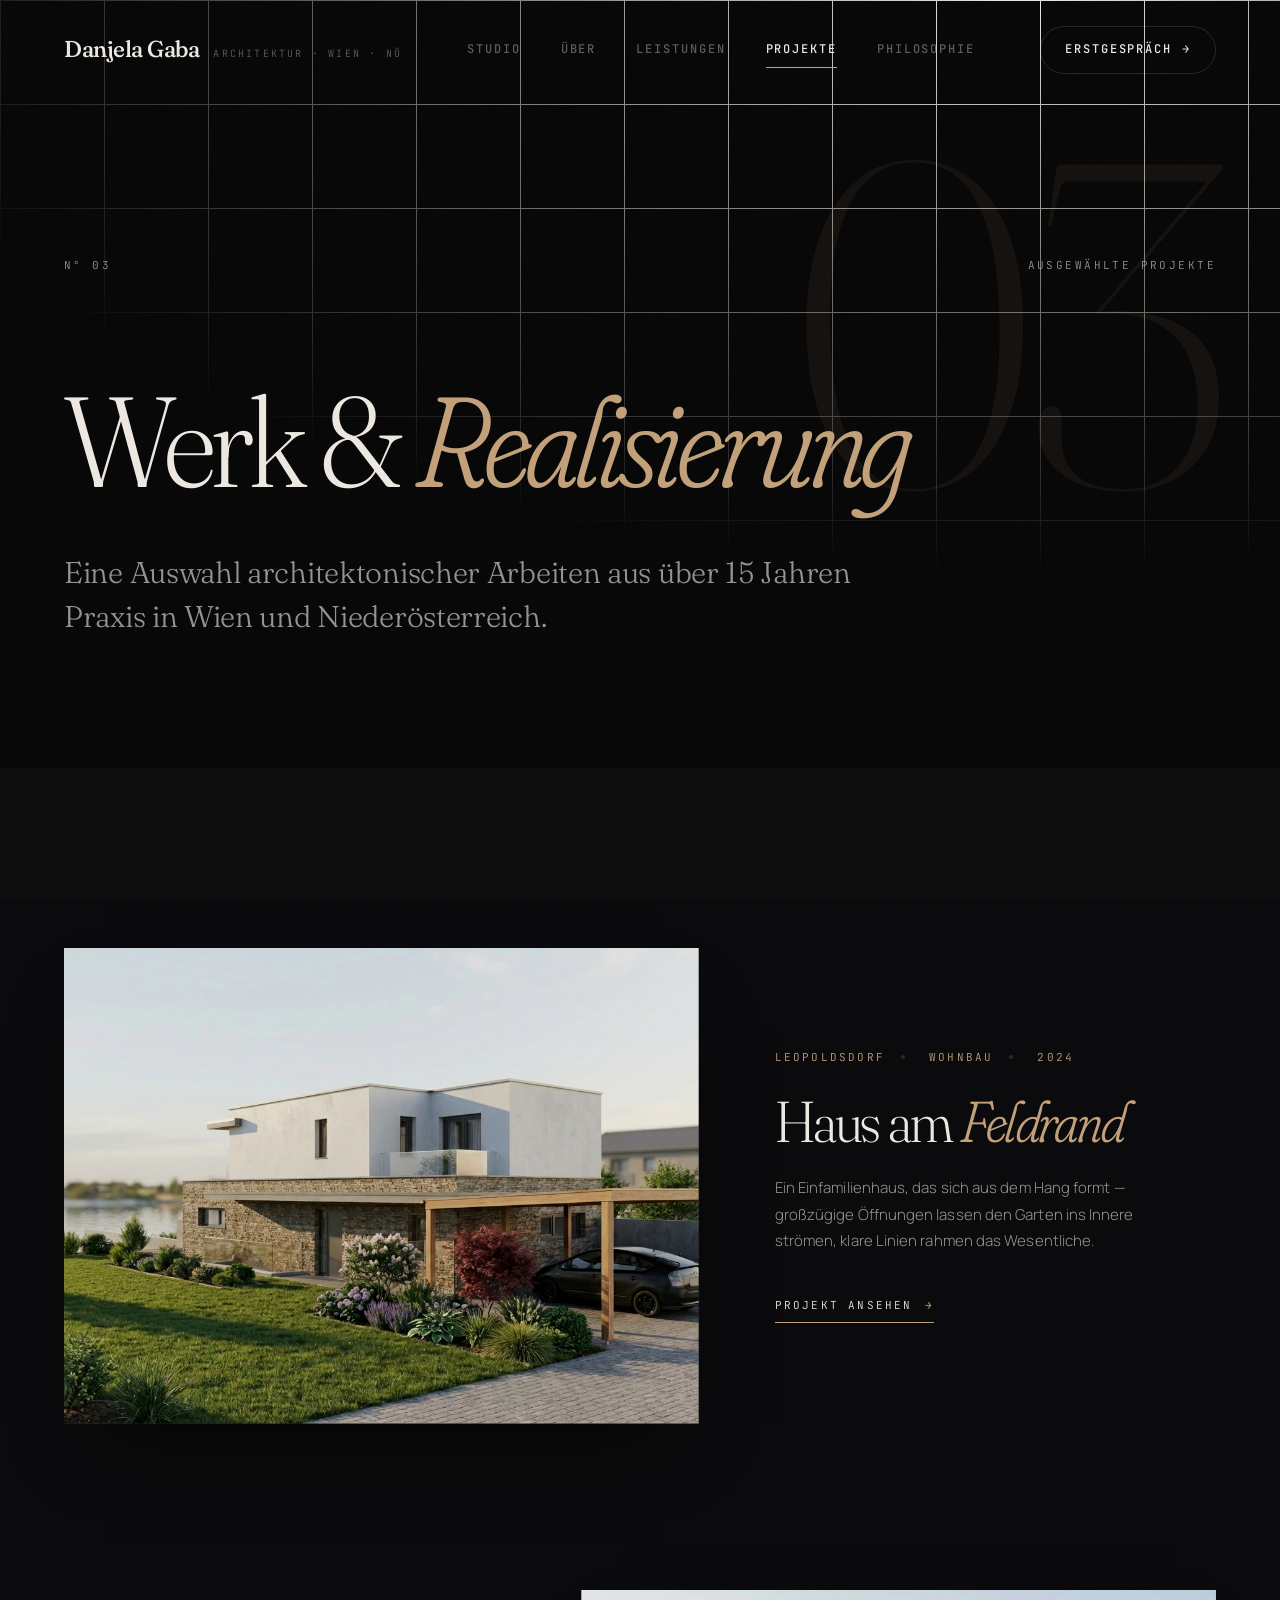
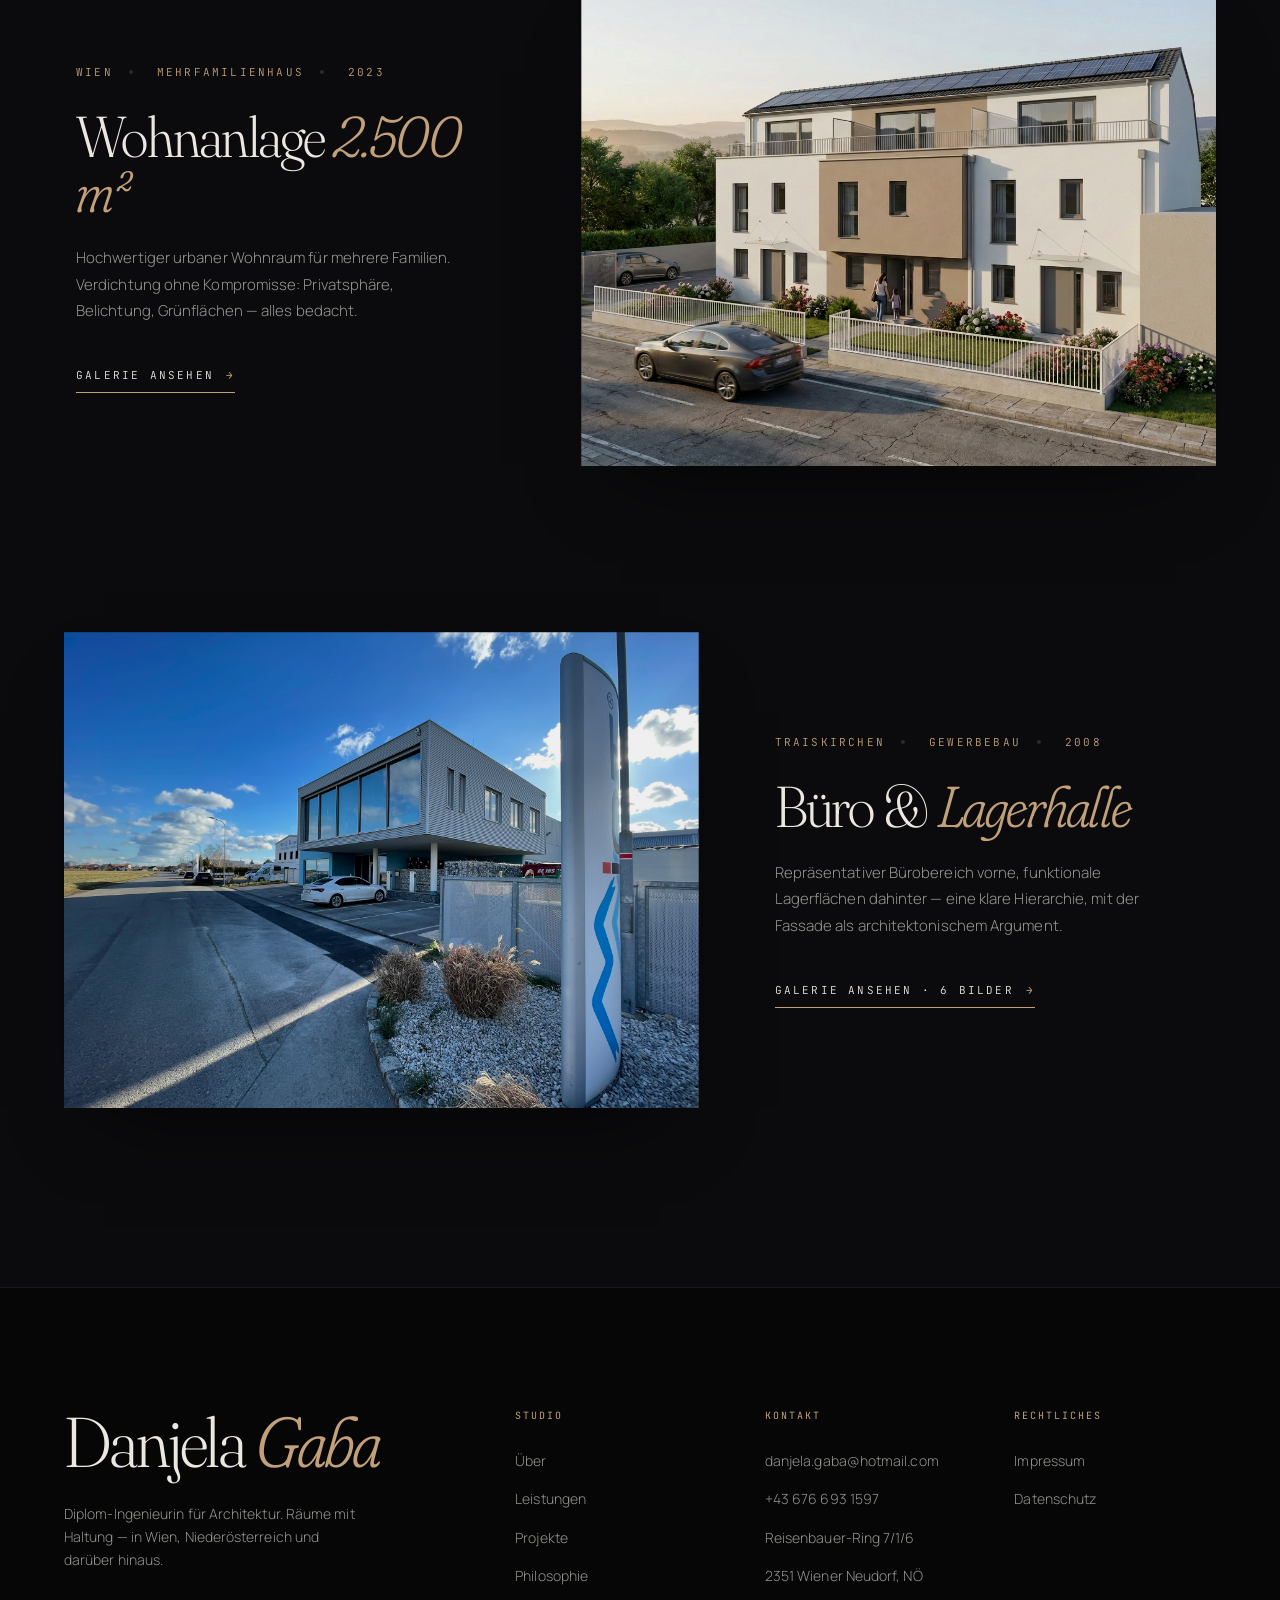
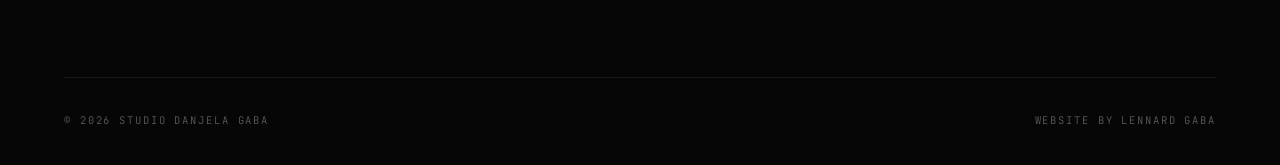
<file: projekte.html>
<!doctype html>
<html lang="de">
<head>
  <meta charset="UTF-8" />
  <meta name="viewport" content="width=device-width, initial-scale=1.0" />
  <title>Projekte — Realisierte Architektur | Danjela Gaba</title>
  <meta name="description" content="Ausgewählte architektonische Arbeiten aus über 15 Jahren Praxis: Einfamilienhäuser, Wohnanlagen und Gewerbebau in Wien und Niederösterreich." />
  <meta name="author" content="Danjela Gaba" />
  <meta name="robots" content="index, follow" />
  <meta name="theme-color" content="#0B0B0D" />
  <link rel="canonical" href="https://www.danjela-gaba.at/projekte.html" />

  <!-- Open Graph -->
  <meta property="og:type" content="website" />
  <meta property="og:site_name" content="Studio Danjela Gaba" />
  <meta property="og:locale" content="de_AT" />
  <meta property="og:title" content="Projekte — Realisierte Architektur | Danjela Gaba" />
  <meta property="og:description" content="Ausgewählte architektonische Arbeiten aus über 15 Jahren Praxis: Einfamilienhäuser, Wohnanlagen und Gewerbebau in Wien und Niederösterreich." />
  <meta property="og:url" content="https://www.danjela-gaba.at/projekte.html" />
  <meta property="og:image" content="https://www.danjela-gaba.at/bilder/eingang.jpeg" />

  <!-- Twitter -->
  <meta name="twitter:card" content="summary_large_image" />
  <meta name="twitter:title" content="Projekte — Realisierte Architektur | Danjela Gaba" />
  <meta name="twitter:description" content="Ausgewählte architektonische Arbeiten aus über 15 Jahren Praxis: Einfamilienhäuser, Wohnanlagen und Gewerbebau in Wien und Niederösterreich." />
  <meta name="twitter:image" content="https://www.danjela-gaba.at/bilder/eingang.jpeg" />

  <link rel="icon" type="image/png" href="bilder/favicon.png" />
  <link rel="apple-touch-icon" href="bilder/favicon.png" />
  <link rel="preconnect" href="https://fonts.googleapis.com" />
  <link rel="preconnect" href="https://fonts.gstatic.com" crossorigin />
  <link rel="stylesheet" href="https://fonts.googleapis.com/css2?family=Fraunces:ital,opsz,wght,SOFT,WONK@0,9..144,200..600,0..100,0..1;1,9..144,200..600,0..100,0..1&family=JetBrains+Mono:wght@300;400;500&family=Manrope:wght@200..600&display=swap" />
  <link rel="stylesheet" href="shared.css" />
  <script type="application/ld+json">
{
  "@context": "https://schema.org",
  "@type": "ProfessionalService",
  "@id": "https://www.danjela-gaba.at/#studio",
  "name": "Studio Danjela Gaba",
  "image": "https://www.danjela-gaba.at/bilder/Profilbild.png",
  "description": "Diplom-Ingenieurin für Architektur — Wohn- und Gewerbebau, Sanierung und Innenarchitektur in Wien und Niederösterreich.",
  "url": "https://www.danjela-gaba.at/",
  "telephone": "+43 676 693 1597",
  "email": "danjela.gaba@hotmail.com",
  "vatID": "ATU57864038",
  "founder": { "@type": "Person", "name": "Danjela Gaba", "jobTitle": "Diplom-Ingenieurin für Architektur" },
  "address": {
    "@type": "PostalAddress",
    "streetAddress": "Reisenbauer-Ring 7/1/6",
    "postalCode": "2351",
    "addressLocality": "Wiener Neudorf",
    "addressRegion": "Niederösterreich",
    "addressCountry": "AT"
  },
  "areaServed": [
    { "@type": "City", "name": "Wien" },
    { "@type": "State", "name": "Niederösterreich" }
  ],
  "openingHoursSpecification": {
    "@type": "OpeningHoursSpecification",
    "dayOfWeek": ["Monday","Tuesday","Wednesday","Thursday","Friday"],
    "opens": "08:00", "closes": "18:00"
  },
  "priceRange": "€€"
}
</script>
</head>
<body>
  
  <a class="skip-link" href="#main">Zum Inhalt springen</a>
<div class="grain" aria-hidden="true"></div>

  <header class="site-header" id="site-header">
    <nav class="nav">
      <a href="index.html" class="nav-brand">
        <span class="name">Danjela Gaba</span>
        <span class="tag">Architektur · Wien · NÖ</span>
      </a>
      <div class="nav-links">
        <a href="index.html">Studio</a>
        <a href="ueber.html">Über</a>
        <a href="leistungen.html">Leistungen</a>
        <a href="projekte.html" class="active">Projekte</a>
        <a href="philosophie.html">Philosophie</a>
      </div>
      <a href="kontakt.html" class="nav-cta">Erstgespräch</a>
      <button class="hamburger" id="hamburger" aria-label="Menü">
        <span></span><span></span><span></span>
      </button>
    </nav>
  </header>

  <div class="mobile-menu" id="mobile-menu">
    <div class="m-links">
      <a href="index.html"><span class="n">00</span>Studio</a>
      <a href="ueber.html"><span class="n">01</span>Über</a>
      <a href="leistungen.html"><span class="n">02</span>Leistungen</a>
      <a href="projekte.html"><span class="n">03</span>Projekte</a>
      <a href="philosophie.html"><span class="n">04</span>Philosophie</a>
      <a href="kontakt.html" class="cta"><span class="n">05</span>Kontakt</a>
    </div>
    <div class="m-foot">
      <span>+43 676 693 1597</span>
      <span>Wiener Neudorf</span>
    </div>
  </div>

  <div class="nav-spacer"></div>

  <main id="main">
    <section class="page-hero">
      <div class="grid-lines"></div>
      <div class="wrap inner">
        <div class="ph-meta">
          <span>N° 03</span>
          <span>Ausgewählte Projekte</span>
        </div>
        <h1 class="display-xl">Werk &amp; <em>Realisierung</em></h1>
        <p class="lede ph-sub">Eine Auswahl architektonischer Arbeiten aus über 15 Jahren Praxis in Wien und Niederösterreich.</p>
      </div>
    </section>
    <section class="section">
      <div class="wrap">
        <div class="portfolio">
        <article class="project reveal">
          <a href="#galerie" class="p-image" data-gallery="einfamilienhaus" data-no-transition aria-label="Galerie öffnen — Haus am Feldrand">
            <span class="p-num">01</span>
            <span class="p-view">Galerie ansehen</span>
            <img src="bilder/eingang.jpeg" alt="Einfamilienhaus Leopoldsdorf" loading="lazy" />
          </a>
          <div class="p-info">
            <div class="p-meta"><span>Leopoldsdorf</span><span>Wohnbau</span><span>2024</span></div>
            <h3 class="display-l"><a href="projekt-haus-am-feldrand.html">Haus am <em>Feldrand</em></a></h3>
            <p>Ein Einfamilienhaus, das sich aus dem Hang formt — großzügige Öffnungen lassen den Garten ins Innere strömen, klare Linien rahmen das Wesentliche.</p>
            <a href="projekt-haus-am-feldrand.html" class="p-link">Projekt ansehen <span>→</span></a>
          </div>
        </article>
        <article class="project reverse reveal">
          <a href="#galerie" class="p-image" data-gallery="wohnanlage" data-no-transition aria-label="Galerie öffnen — Wohnanlage">
            <span class="p-num">02</span>
            <span class="p-view">Galerie ansehen</span>
            <img src="bilder/wohnhaus.jpeg" alt="Moderne Wohnanlage Wien" loading="lazy" />
          </a>
          <div class="p-info">
            <div class="p-meta"><span>Wien</span><span>Mehrfamilienhaus</span><span>2023</span></div>
            <h3 class="display-l">Wohnanlage <em>2.500 m²</em></h3>
            <p>Hochwertiger urbaner Wohnraum für mehrere Familien. Verdichtung ohne Kompromisse: Privatsphäre, Belichtung, Grünflächen — alles bedacht.</p>
            <a href="#galerie" class="p-link" data-gallery="wohnanlage" data-no-transition>Galerie ansehen <span>→</span></a>
          </div>
        </article>
        <article class="project reveal">
          <a href="#galerie" class="p-image" data-gallery="gewerbe" data-no-transition aria-label="Galerie öffnen — Büro & Lagerhalle">
            <span class="p-num">03</span>
            <span class="p-view">Galerie ansehen</span>
            <img src="bilder/gewerbeobjekt.JPEG" alt="Büro & Lagerhalle Traiskirchen" loading="lazy" />
          </a>
          <div class="p-info">
            <div class="p-meta"><span>Traiskirchen</span><span>Gewerbebau</span><span>2008</span></div>
            <h3 class="display-l">Büro &amp; <em>Lagerhalle</em></h3>
            <p>Repräsentativer Bürobereich vorne, funktionale Lagerflächen dahinter — eine klare Hierarchie, mit der Fassade als architektonischem Argument.</p>
            <a href="#galerie" class="p-link" data-gallery="gewerbe" data-no-transition>Galerie ansehen · 6 Bilder <span>→</span></a>
          </div>
        </article>
        </div>
      </div>
    </section>
  </main>
  <footer class="site-footer">
    <div class="wrap">
      <div class="footer-top">
        <div class="footer-brand">
          <h2 class="display-l">Danjela <em>Gaba</em></h2>
          <p>Diplom-Ingenieurin für Architektur. Räume mit Haltung — in Wien, Niederösterreich und darüber hinaus.</p>
        </div>
        <div class="footer-col">
          <h5>Studio</h5>
          <ul>
            <li><a href="ueber.html">Über</a></li>
            <li><a href="leistungen.html">Leistungen</a></li>
            <li><a href="projekte.html">Projekte</a></li>
            <li><a href="philosophie.html">Philosophie</a></li>
          </ul>
        </div>
        <div class="footer-col">
          <h5>Kontakt</h5>
          <ul>
            <li><a href="mailto:danjela.gaba@hotmail.com">danjela.gaba@hotmail.com</a></li>
            <li><a href="tel:+436766931597">+43 676 693 1597</a></li>
            <li><span>Reisenbauer-Ring 7/1/6</span></li>
            <li><span>2351 Wiener Neudorf, NÖ</span></li>
          </ul>
        </div>
        <div class="footer-col">
          <h5>Rechtliches</h5>
          <ul>
            <li><a href="javascript:void(0)" onclick="openModal('impressum')" data-no-transition>Impressum</a></li>
            <li><a href="javascript:void(0)" onclick="openModal('datenschutz')" data-no-transition>Datenschutz</a></li>
          </ul>
        </div>
      </div>
      <div class="footer-bottom">
        <span>© 2026 Studio Danjela Gaba</span>
        <span>Website by Lennard Gaba</span>
      </div>
    </div>
  </footer>

  <div class="modal" id="impressum">
    <div class="modal-card">
      <button class="modal-close" onclick="closeModal('impressum')" aria-label="schließen">×</button>
      <h2 class="display-l">Impressum</h2>
      <h3>Angaben gemäß § 5 ECG und § 25 MedienG</h3>
      <p><strong>Danjela Gaba</strong><br>Reisenbauer-Ring 7/1/6<br>2351 Wiener Neudorf · Österreich</p>
      <h3>Kontakt</h3>
      <p>+43 676 693 1597 · danjela.gaba@hotmail.com</p>
      <h3>Berufsbezeichnung</h3>
      <p>Diplom-Ingenieurin für Architektur · verliehen in Österreich</p>
      <h3>Umsatzsteuer-ID</h3>
      <p>ATU57864038</p>
      <h3>Haftungsausschluss</h3>
      <p>Inhalte mit Sorgfalt erstellt. Für Richtigkeit, Vollständigkeit und Aktualität wird keine Gewähr übernommen. Für externe Links sind die jeweiligen Anbieter verantwortlich.</p>
      <h3>Stand</h3>
      <p>März 2026</p>
    </div>
  </div>

  <div class="modal" id="datenschutz">
    <div class="modal-card">
      <button class="modal-close" onclick="closeModal('datenschutz')" aria-label="schließen">×</button>
      <h2 class="display-l">Datenschutz</h2>
      <h3>Verantwortliche Stelle</h3>
      <p>Danjela Gaba · Reisenbauer-Ring 7/1/6 · 2351 Wiener Neudorf</p>
      <h3>Datenerfassung</h3>
      <p>Personenbezogene Daten werden nur erhoben, wenn Sie sie aktiv mitteilen — etwa über das Kontaktformular.</p>
      <h3>Kontaktformular</h3>
      <p>Daten werden ausschließlich zur Bearbeitung Ihrer Anfrage gespeichert. Keine Weitergabe an Dritte.</p>
      <h3>Rechtsgrundlage</h3>
      <p>Verarbeitung auf Basis von Art. 6 Abs. 1 lit. b und lit. f DSGVO.</p>
      <h3>Ihre Rechte (DSGVO)</h3>
      <ul>
        <li>Auskunft (Art. 15)</li>
        <li>Berichtigung (Art. 16)</li>
        <li>Löschung (Art. 17)</li>
        <li>Einschränkung (Art. 18)</li>
        <li>Datenübertragbarkeit (Art. 20)</li>
        <li>Widerspruch (Art. 21)</li>
        <li>Beschwerde bei der Datenschutzbehörde (www.dsb.gv.at)</li>
      </ul>
      <h3>Cookies &amp; Analyse</h3>
      <p>Diese Website verwendet keine Cookies oder Tracking-Tools.</p>
      <h3>Stand</h3>
      <p>März 2026</p>
    </div>
  </div>

  <script src="shared.js"></script>

</body>
</html>
</file>
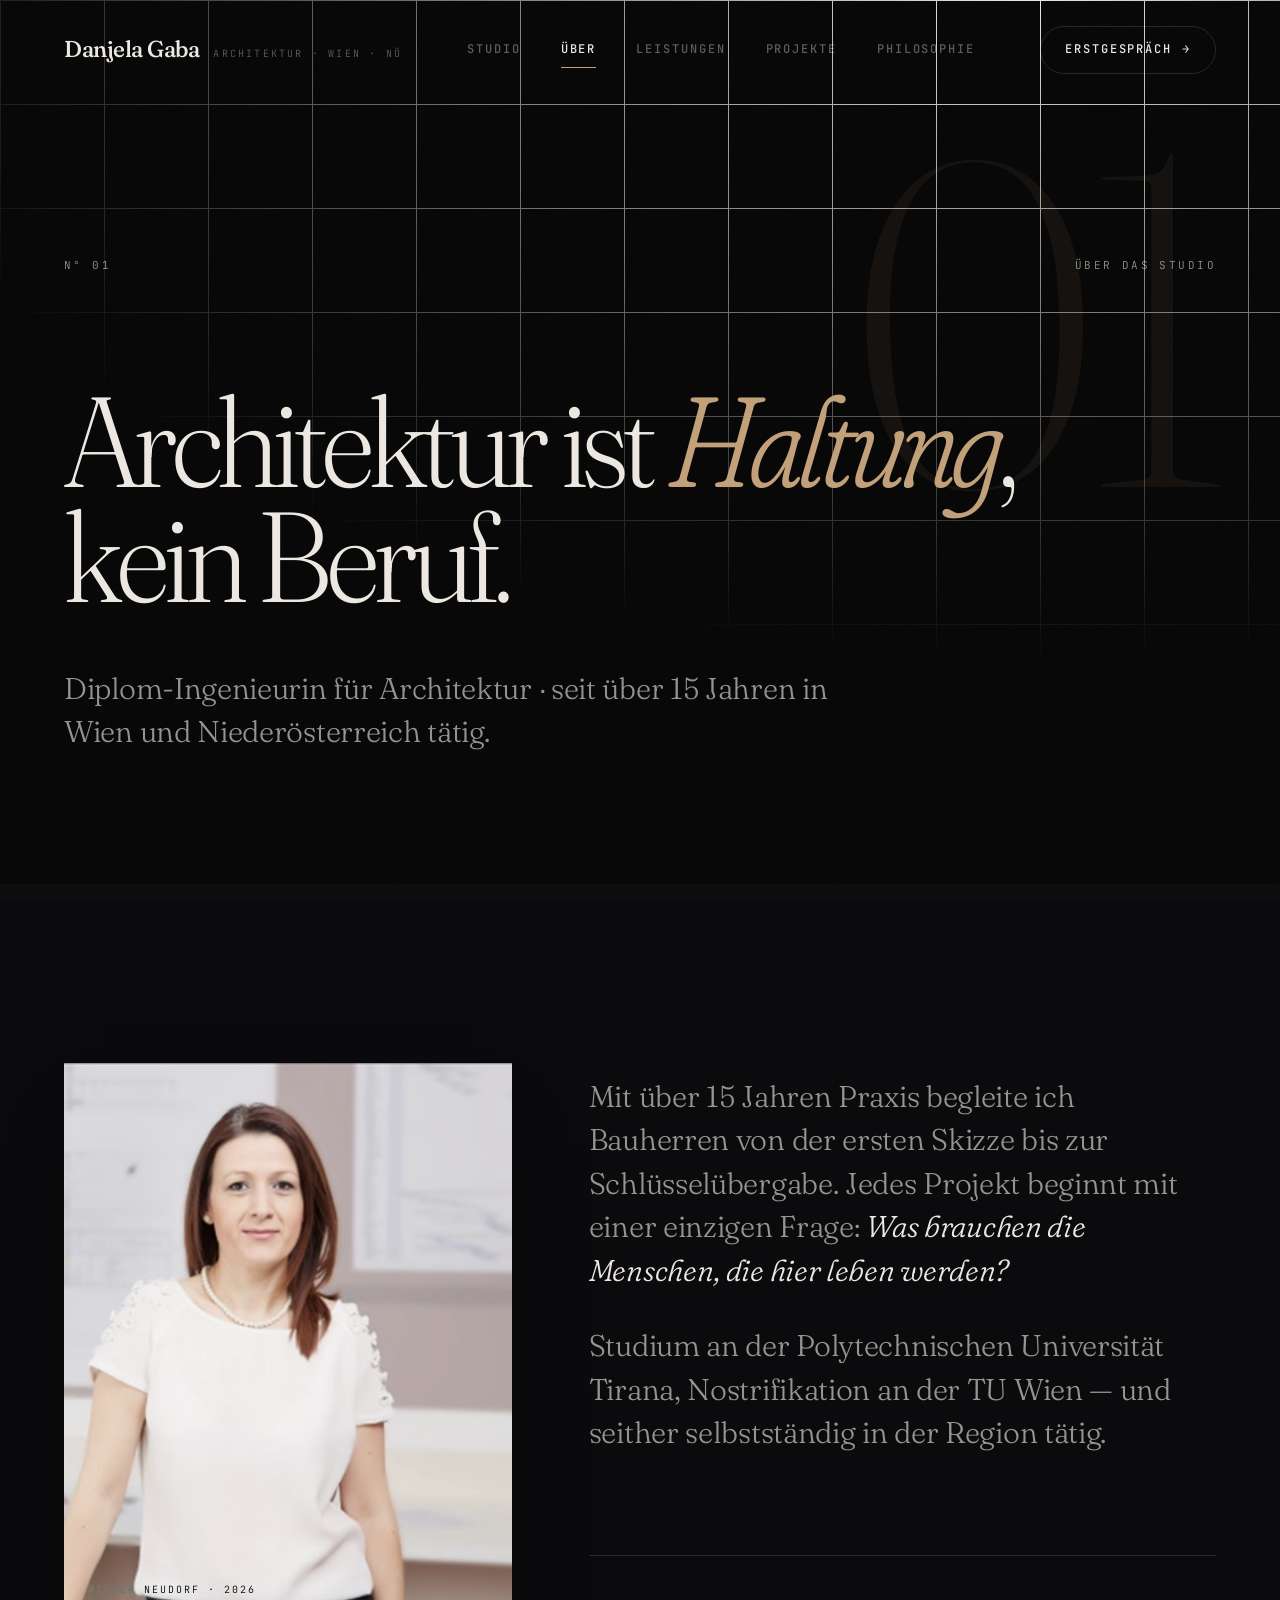
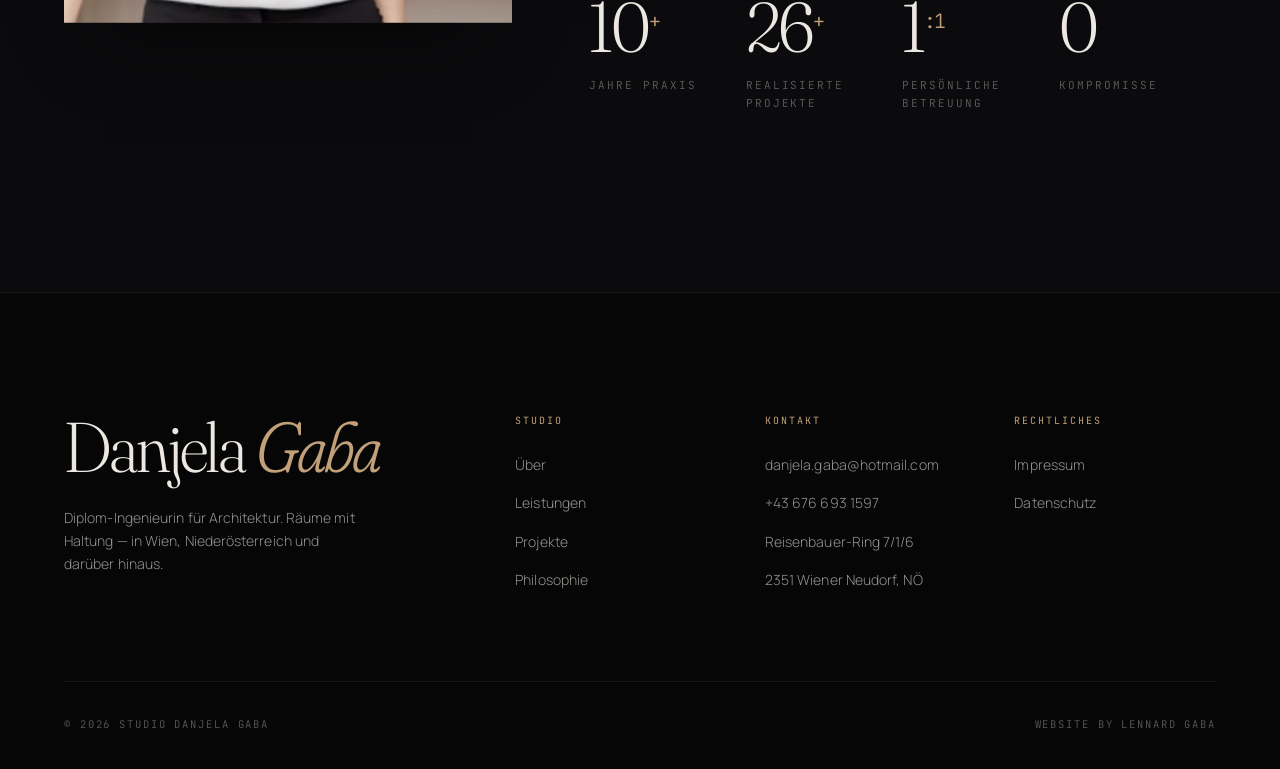
<file: ueber.html>
<!doctype html>
<html lang="de">
<head>
  <meta charset="UTF-8" />
  <meta name="viewport" content="width=device-width, initial-scale=1.0" />
  <title>Über Danjela Gaba — Architektin in Wiener Neudorf</title>
  <meta name="description" content="Diplom-Ingenieurin für Architektur mit über 15 Jahren Praxis in Wien und Niederösterreich. Studium in Tirana, Nostrifikation an der TU Wien — persönliche Betreuung von der Skizze bis zur Übergabe." />
  <meta name="author" content="Danjela Gaba" />
  <meta name="robots" content="index, follow" />
  <meta name="theme-color" content="#0B0B0D" />
  <link rel="canonical" href="https://www.danjela-gaba.at/ueber.html" />

  <!-- Open Graph -->
  <meta property="og:type" content="profile" />
  <meta property="og:site_name" content="Studio Danjela Gaba" />
  <meta property="og:locale" content="de_AT" />
  <meta property="og:title" content="Über Danjela Gaba — Architektin in Wiener Neudorf" />
  <meta property="og:description" content="Diplom-Ingenieurin für Architektur mit über 15 Jahren Praxis in Wien und Niederösterreich. Studium in Tirana, Nostrifikation an der TU Wien — persönliche Betreuung von der Skizze bis zur Übergabe." />
  <meta property="og:url" content="https://www.danjela-gaba.at/ueber.html" />
  <meta property="og:image" content="https://www.danjela-gaba.at/bilder/Profilbild.png" />

  <!-- Twitter -->
  <meta name="twitter:card" content="summary_large_image" />
  <meta name="twitter:title" content="Über Danjela Gaba — Architektin in Wiener Neudorf" />
  <meta name="twitter:description" content="Diplom-Ingenieurin für Architektur mit über 15 Jahren Praxis in Wien und Niederösterreich. Studium in Tirana, Nostrifikation an der TU Wien — persönliche Betreuung von der Skizze bis zur Übergabe." />
  <meta name="twitter:image" content="https://www.danjela-gaba.at/bilder/Profilbild.png" />

  <link rel="icon" type="image/png" href="bilder/favicon.png" />
  <link rel="apple-touch-icon" href="bilder/favicon.png" />
  <link rel="preconnect" href="https://fonts.googleapis.com" />
  <link rel="preconnect" href="https://fonts.gstatic.com" crossorigin />
  <link rel="stylesheet" href="https://fonts.googleapis.com/css2?family=Fraunces:ital,opsz,wght,SOFT,WONK@0,9..144,200..600,0..100,0..1;1,9..144,200..600,0..100,0..1&family=JetBrains+Mono:wght@300;400;500&family=Manrope:wght@200..600&display=swap" />
  <link rel="stylesheet" href="shared.css" />
  <script type="application/ld+json">
{
  "@context": "https://schema.org",
  "@type": "ProfessionalService",
  "@id": "https://www.danjela-gaba.at/#studio",
  "name": "Studio Danjela Gaba",
  "image": "https://www.danjela-gaba.at/bilder/Profilbild.png",
  "description": "Diplom-Ingenieurin für Architektur — Wohn- und Gewerbebau, Sanierung und Innenarchitektur in Wien und Niederösterreich.",
  "url": "https://www.danjela-gaba.at/",
  "telephone": "+43 676 693 1597",
  "email": "danjela.gaba@hotmail.com",
  "vatID": "ATU57864038",
  "founder": { "@type": "Person", "name": "Danjela Gaba", "jobTitle": "Diplom-Ingenieurin für Architektur" },
  "address": {
    "@type": "PostalAddress",
    "streetAddress": "Reisenbauer-Ring 7/1/6",
    "postalCode": "2351",
    "addressLocality": "Wiener Neudorf",
    "addressRegion": "Niederösterreich",
    "addressCountry": "AT"
  },
  "areaServed": [
    { "@type": "City", "name": "Wien" },
    { "@type": "State", "name": "Niederösterreich" }
  ],
  "openingHoursSpecification": {
    "@type": "OpeningHoursSpecification",
    "dayOfWeek": ["Monday","Tuesday","Wednesday","Thursday","Friday"],
    "opens": "08:00", "closes": "18:00"
  },
  "priceRange": "€€"
}
</script>
</head>
<body>
  
  <a class="skip-link" href="#main">Zum Inhalt springen</a>
<div class="grain" aria-hidden="true"></div>

  <header class="site-header" id="site-header">
    <nav class="nav">
      <a href="index.html" class="nav-brand">
        <span class="name">Danjela Gaba</span>
        <span class="tag">Architektur · Wien · NÖ</span>
      </a>
      <div class="nav-links">
        <a href="index.html">Studio</a>
        <a href="ueber.html" class="active">Über</a>
        <a href="leistungen.html">Leistungen</a>
        <a href="projekte.html">Projekte</a>
        <a href="philosophie.html">Philosophie</a>
      </div>
      <a href="kontakt.html" class="nav-cta">Erstgespräch</a>
      <button class="hamburger" id="hamburger" aria-label="Menü">
        <span></span><span></span><span></span>
      </button>
    </nav>
  </header>

  <div class="mobile-menu" id="mobile-menu">
    <div class="m-links">
      <a href="index.html"><span class="n">00</span>Studio</a>
      <a href="ueber.html"><span class="n">01</span>Über</a>
      <a href="leistungen.html"><span class="n">02</span>Leistungen</a>
      <a href="projekte.html"><span class="n">03</span>Projekte</a>
      <a href="philosophie.html"><span class="n">04</span>Philosophie</a>
      <a href="kontakt.html" class="cta"><span class="n">05</span>Kontakt</a>
    </div>
    <div class="m-foot">
      <span>+43 676 693 1597</span>
      <span>Wiener Neudorf</span>
    </div>
  </div>

  <div class="nav-spacer"></div>

  <main id="main">
    <section class="page-hero">
      <div class="grid-lines"></div>
      <div class="wrap inner">
        <div class="ph-meta">
          <span>N° 01</span>
          <span>Über das Studio</span>
        </div>
        <h1 class="display-xl">Architektur ist <em>Haltung</em>,<br>kein Beruf.</h1>
        <p class="lede ph-sub">Diplom-Ingenieurin für Architektur · seit über 15 Jahren in Wien und Niederösterreich tätig.</p>
      </div>
    </section>
    <section class="section">
      <div class="wrap">
        <div class="about-grid">
          <div class="about-portrait reveal">
            <img src="bilder/Profilbild.png" alt="Danjela Gaba — Diplom-Ingenieurin für Architektur" />
            <span class="label">Wiener Neudorf · 2026</span>
          </div>
          <div class="about-body">
            <p class="lede reveal d1">Mit über 15 Jahren Praxis begleite ich Bauherren von der ersten Skizze bis zur Schlüsselübergabe. Jedes Projekt beginnt mit einer einzigen Frage: <em>Was brauchen die Menschen, die hier leben werden?</em></p>
            <p class="lede reveal d2">Studium an der Polytechnischen Universität Tirana, Nostrifikation an der TU Wien — und seither selbstständig in der Region tätig.</p>
            <div class="about-stats reveal d3">
              <div class="about-stat"><div class="num">15<sup>+</sup></div><div class="lbl">Jahre Praxis</div></div>
              <div class="about-stat"><div class="num">40<sup>+</sup></div><div class="lbl">Realisierte Projekte</div></div>
              <div class="about-stat"><div class="num">1<sup>:1</sup></div><div class="lbl">Persönliche Betreuung</div></div>
              <div class="about-stat"><div class="num">0</div><div class="lbl">Kompromisse</div></div>
            </div>
          </div>
        </div>
      </div>
    </section>
  </main>
  <footer class="site-footer">
    <div class="wrap">
      <div class="footer-top">
        <div class="footer-brand">
          <h2 class="display-l">Danjela <em>Gaba</em></h2>
          <p>Diplom-Ingenieurin für Architektur. Räume mit Haltung — in Wien, Niederösterreich und darüber hinaus.</p>
        </div>
        <div class="footer-col">
          <h5>Studio</h5>
          <ul>
            <li><a href="ueber.html">Über</a></li>
            <li><a href="leistungen.html">Leistungen</a></li>
            <li><a href="projekte.html">Projekte</a></li>
            <li><a href="philosophie.html">Philosophie</a></li>
          </ul>
        </div>
        <div class="footer-col">
          <h5>Kontakt</h5>
          <ul>
            <li><a href="mailto:danjela.gaba@hotmail.com">danjela.gaba@hotmail.com</a></li>
            <li><a href="tel:+436766931597">+43 676 693 1597</a></li>
            <li><span>Reisenbauer-Ring 7/1/6</span></li>
            <li><span>2351 Wiener Neudorf, NÖ</span></li>
          </ul>
        </div>
        <div class="footer-col">
          <h5>Rechtliches</h5>
          <ul>
            <li><a href="javascript:void(0)" onclick="openModal('impressum')" data-no-transition>Impressum</a></li>
            <li><a href="javascript:void(0)" onclick="openModal('datenschutz')" data-no-transition>Datenschutz</a></li>
          </ul>
        </div>
      </div>
      <div class="footer-bottom">
        <span>© 2026 Studio Danjela Gaba</span>
        <span>Website by Lennard Gaba</span>
      </div>
    </div>
  </footer>

  <div class="modal" id="impressum">
    <div class="modal-card">
      <button class="modal-close" onclick="closeModal('impressum')" aria-label="schließen">×</button>
      <h2 class="display-l">Impressum</h2>
      <h3>Angaben gemäß § 5 ECG und § 25 MedienG</h3>
      <p><strong>Danjela Gaba</strong><br>Reisenbauer-Ring 7/1/6<br>2351 Wiener Neudorf · Österreich</p>
      <h3>Kontakt</h3>
      <p>+43 676 693 1597 · danjela.gaba@hotmail.com</p>
      <h3>Berufsbezeichnung</h3>
      <p>Diplom-Ingenieurin für Architektur · verliehen in Österreich</p>
      <h3>Umsatzsteuer-ID</h3>
      <p>ATU57864038</p>
      <h3>Haftungsausschluss</h3>
      <p>Inhalte mit Sorgfalt erstellt. Für Richtigkeit, Vollständigkeit und Aktualität wird keine Gewähr übernommen. Für externe Links sind die jeweiligen Anbieter verantwortlich.</p>
      <h3>Stand</h3>
      <p>März 2026</p>
    </div>
  </div>

  <div class="modal" id="datenschutz">
    <div class="modal-card">
      <button class="modal-close" onclick="closeModal('datenschutz')" aria-label="schließen">×</button>
      <h2 class="display-l">Datenschutz</h2>
      <h3>Verantwortliche Stelle</h3>
      <p>Danjela Gaba · Reisenbauer-Ring 7/1/6 · 2351 Wiener Neudorf</p>
      <h3>Datenerfassung</h3>
      <p>Personenbezogene Daten werden nur erhoben, wenn Sie sie aktiv mitteilen — etwa über das Kontaktformular.</p>
      <h3>Kontaktformular</h3>
      <p>Daten werden ausschließlich zur Bearbeitung Ihrer Anfrage gespeichert. Keine Weitergabe an Dritte.</p>
      <h3>Rechtsgrundlage</h3>
      <p>Verarbeitung auf Basis von Art. 6 Abs. 1 lit. b und lit. f DSGVO.</p>
      <h3>Ihre Rechte (DSGVO)</h3>
      <ul>
        <li>Auskunft (Art. 15)</li>
        <li>Berichtigung (Art. 16)</li>
        <li>Löschung (Art. 17)</li>
        <li>Einschränkung (Art. 18)</li>
        <li>Datenübertragbarkeit (Art. 20)</li>
        <li>Widerspruch (Art. 21)</li>
        <li>Beschwerde bei der Datenschutzbehörde (www.dsb.gv.at)</li>
      </ul>
      <h3>Cookies &amp; Analyse</h3>
      <p>Diese Website verwendet keine Cookies oder Tracking-Tools.</p>
      <h3>Stand</h3>
      <p>März 2026</p>
    </div>
  </div>

  <script src="shared.js"></script>

</body>
</html>
</file>
<file: shared.css>
/* ═══════════════════════════════════════════════════════════════
   DANJELA GABA — ARCHITEKTUR
   Design System v3 · "OBSIDIAN" — dark, immersive, edge-to-edge
   ═══════════════════════════════════════════════════════════════ */

/* Fonts werden jetzt schneller direkt im <head> jeder Seite geladen
   (preconnect + stylesheet), statt hier per @import — das blockiert das
   Rendern weniger und die Seite erscheint spürbar früher. */


:root {
  --bg:        #0B0B0D;   /* base */
  --bg-2:      #121215;   /* elevated surface */
  --bg-3:      #18181C;   /* card / input */
  --bg-deep:   #060607;   /* deepest */
  --text:      #ECE8E1;   /* warm off-white */
  --text-2:    rgba(236, 232, 225, 0.62);
  --text-3:    rgba(236, 232, 225, 0.38);
  --line:      rgba(236, 232, 225, 0.14);
  --line-2:    rgba(236, 232, 225, 0.07);
  --accent:    #C2A079;   /* warm sand / bronze */
  --accent-2:  #DAC0A0;

  --font-display: "Fraunces", Georgia, serif;
  --font-body:    "Manrope", system-ui, sans-serif;
  --font-mono:    "JetBrains Mono", ui-monospace, monospace;

  --gutter: clamp(20px, 5vw, 72px);
  --section-y: clamp(100px, 14vw, 200px);
  --max-w: 1560px;

  --ease-out: cubic-bezier(0.16, 1, 0.3, 1);
  --ease-elegant: cubic-bezier(0.22, 1, 0.36, 1);
  --ease-spring: cubic-bezier(0.34, 1.4, 0.5, 1);

  --shadow-md: 0 40px 80px -40px rgba(0, 0, 0, 0.7);
  --shadow-lg: 0 60px 120px -50px rgba(0, 0, 0, 0.85);
}

* { margin: 0; padding: 0; box-sizing: border-box; }
*::selection { background: var(--accent); color: var(--bg); }

html {
  scroll-behavior: smooth;
  -webkit-font-smoothing: antialiased;
  -moz-osx-font-smoothing: grayscale;
  text-rendering: optimizeLegibility;
  scrollbar-color: #2a2a30 var(--bg);
  background: var(--bg);
}

body {
  font-family: var(--font-body);
  font-weight: 300;
  font-size: 16px;
  line-height: 1.65;
  letter-spacing: 0.005em;
  background: var(--bg);
  color: var(--text);
  overflow-x: hidden;
}

img { display: block; max-width: 100%; height: auto; }
a { color: inherit; text-decoration: none; }
button { font: inherit; background: none; border: none; cursor: pointer; color: inherit; }
ul { list-style: none; }

/* ─── TYPE PRIMITIVES ─── */
.eyebrow {
  font-family: var(--font-mono);
  font-size: 11px;
  font-weight: 400;
  text-transform: uppercase;
  letter-spacing: 0.24em;
  color: var(--accent);
}

.lede {
  font-family: var(--font-display);
  font-weight: 300;
  font-variation-settings: "opsz" 28, "SOFT" 50;
  font-size: clamp(21px, 2.5vw, 30px);
  line-height: 1.45;
  letter-spacing: -0.01em;
  color: var(--text-2);
}
.lede em {
  font-style: italic;
  color: var(--text);
  font-variation-settings: "opsz" 28, "SOFT" 100, "WONK" 1;
}

.display-xl {
  font-family: var(--font-display);
  font-weight: 280;
  font-variation-settings: "opsz" 144, "SOFT" 40, "WONK" 0;
  line-height: 0.9;
  letter-spacing: -0.04em;
  color: var(--text);
}
.display-xl em {
  font-style: italic;
  color: var(--accent);
  font-variation-settings: "opsz" 144, "SOFT" 100, "WONK" 1;
}

.display-l {
  font-family: var(--font-display);
  font-weight: 280;
  font-variation-settings: "opsz" 144, "SOFT" 40;
  line-height: 0.96;
  letter-spacing: -0.03em;
  color: var(--text);
}
.display-l em {
  font-style: italic;
  color: var(--accent);
  font-variation-settings: "opsz" 144, "SOFT" 100, "WONK" 1;
}

.display-m {
  font-family: var(--font-display);
  font-weight: 320;
  font-variation-settings: "opsz" 40, "SOFT" 50;
  line-height: 1.08;
  letter-spacing: -0.02em;
  color: var(--text);
}

/* ─── LAYOUT ─── */
.wrap {
  width: 100%;
  max-width: var(--max-w);
  margin: 0 auto;
  padding-left: var(--gutter);
  padding-right: var(--gutter);
}
.section-pad { padding-top: var(--section-y); padding-bottom: var(--section-y); }

/* ─── GRAIN OVERLAY ─── */
.grain {
  position: fixed;
  inset: 0;
  pointer-events: none;
  z-index: 9999;
  opacity: 0.05;
  background-image: url("data:image/svg+xml;utf8,<svg xmlns='http://www.w3.org/2000/svg' width='220' height='220'><filter id='n'><feTurbulence type='fractalNoise' baseFrequency='0.85' numOctaves='2' stitchTiles='stitch'/><feColorMatrix values='0 0 0 0 0.9  0 0 0 0 0.9  0 0 0 0 0.85  0 0 0 0.5 0'/></filter><rect width='100%25' height='100%25' filter='url(%23n)'/></svg>");
}

/* ─── BUTTON ─── */
.btn {
  font-family: var(--font-mono);
  font-size: 11px;
  font-weight: 500;
  text-transform: uppercase;
  letter-spacing: 0.2em;
  display: inline-flex;
  align-items: center;
  gap: 12px;
  padding: 19px 36px;
  border: 1px solid var(--line);
  color: var(--text);
  border-radius: 100px;
  transition: gap 0.5s var(--ease-elegant), background 0.5s var(--ease-elegant),
              color 0.5s var(--ease-elegant), border-color 0.5s var(--ease-elegant),
              transform 0.4s var(--ease-spring);
}
.btn::after { content: "→"; font-family: var(--font-body); transition: transform 0.5s var(--ease-elegant); }
.btn:hover { gap: 20px; }
.btn:hover::after { transform: translateX(4px); }

.btn-fill { background: var(--text); color: var(--bg); border-color: var(--text); }
.btn-fill:hover { background: transparent; color: var(--text); border-color: var(--text); }
.btn-ghost { background: transparent; color: var(--text); border-color: var(--line); }
.btn-ghost:hover { border-color: var(--text); }
.btn-dark { background: var(--accent); color: var(--bg-deep); border-color: var(--accent); }
.btn-dark:hover { background: transparent; color: var(--accent); border-color: var(--accent); }

.arrow-link, .p-link {
  font-family: var(--font-mono); font-size: 11px; text-transform: uppercase; letter-spacing: 0.2em;
  display: inline-flex; gap: 12px; align-items: center; padding-bottom: 8px;
  color: var(--text);
  border-bottom: 1px solid var(--accent);
  transition: gap 0.5s var(--ease-elegant), color 0.4s ease;
}
.arrow-link:hover, .p-link:hover { gap: 20px; color: var(--accent); }
.arrow-link span, .p-link span { color: var(--accent); }

/* ═══════ NAVBAR ═══════ */
.site-header {
  position: fixed;
  top: 0; left: 0; right: 0;
  z-index: 100;
  background: transparent;
  transition: background 0.5s var(--ease-elegant), border-color 0.5s var(--ease-elegant),
              box-shadow 0.5s var(--ease-elegant), backdrop-filter 0.5s;
  border-bottom: 1px solid transparent;
}
.site-header.scrolled {
  background: rgba(11, 11, 13, 0.94);
  border-bottom: 1px solid var(--line-2);
}

.nav {
  display: grid;
  grid-template-columns: auto 1fr auto;
  align-items: center;
  gap: 32px;
  padding: 26px var(--gutter);
  transition: padding 0.5s var(--ease-elegant);
}
.site-header.scrolled .nav { padding-top: 16px; padding-bottom: 16px; }

.nav-brand { display: flex; align-items: baseline; gap: 14px; }
.nav-brand .name {
  font-family: var(--font-display);
  font-size: 23px;
  line-height: 1;
  font-weight: 500;
  font-variation-settings: "opsz" 40, "SOFT" 50;
  letter-spacing: -0.02em;
  color: var(--text);
}
.nav-brand .tag {
  font-family: var(--font-mono);
  font-size: 10px;
  text-transform: uppercase;
  letter-spacing: 0.22em;
  color: var(--text-3);
}

.nav-links { display: flex; justify-content: center; gap: 4px; }
.nav-links a {
  position: relative;
  font-family: var(--font-mono);
  font-size: 12px;
  font-weight: 500;
  text-transform: uppercase;
  letter-spacing: 0.16em;
  padding: 10px 18px;
  color: var(--text-3);
  transition: color 0.3s;
}
.nav-links a:hover { color: var(--text); }
.nav-links a.active { color: var(--text); }
.nav-links a::after {
  content: ""; position: absolute; left: 18px; right: 18px; bottom: 2px; height: 1px;
  background: var(--accent); transform: scaleX(0); transform-origin: 0 50%;
  transition: transform 0.45s var(--ease-elegant);
}
.nav-links a:hover::after { transform: scaleX(1); }
.nav-links a.active::after { transform: scaleX(1); }

.nav-cta {
  font-family: var(--font-mono);
  font-size: 12px;
  font-weight: 500;
  text-transform: uppercase;
  letter-spacing: 0.16em;
  display: inline-flex;
  align-items: center;
  gap: 10px;
  padding: 13px 24px;
  background: transparent;
  color: var(--text);
  border: 1px solid var(--line);
  border-radius: 100px;
  transition: background 0.5s var(--ease-elegant), color 0.5s var(--ease-elegant),
              border-color 0.5s var(--ease-elegant), gap 0.5s var(--ease-elegant),
              transform 0.4s var(--ease-spring);
}
.nav-cta::after { content: "→"; }
.nav-cta:hover { background: var(--text); color: var(--bg); border-color: var(--text); gap: 14px; }

.hamburger { display: none; position: relative; width: 32px; height: 18px; justify-self: end; color: var(--text); }
.hamburger span {
  position: absolute; left: 0; right: 0; height: 1.5px; background: currentColor;
  transition: transform 0.4s var(--ease-elegant), opacity 0.3s, top 0.4s var(--ease-elegant);
}
.hamburger span:nth-child(1) { top: 0; }
.hamburger span:nth-child(2) { top: 8px; }
.hamburger span:nth-child(3) { top: 16px; }
.hamburger.open span:nth-child(1) { top: 8px; transform: rotate(45deg); }
.hamburger.open span:nth-child(2) { opacity: 0; }
.hamburger.open span:nth-child(3) { top: 8px; transform: rotate(-45deg); }

/* Mobile menu */
.mobile-menu {
  position: fixed; inset: 0; z-index: 90;
  background: var(--bg-deep); color: var(--text);
  display: flex; flex-direction: column; justify-content: space-between;
  padding: 120px var(--gutter) 48px;
  transform: translateY(-100%);
  transition: transform 0.7s var(--ease-elegant);
}
.mobile-menu.open { transform: translateY(0); }
.mobile-menu .m-links { display: flex; flex-direction: column; gap: 6px; }
.mobile-menu .m-links a {
  display: flex; align-items: baseline; gap: 16px;
  font-family: var(--font-display);
  font-size: clamp(40px, 12vw, 76px);
  font-weight: 300;
  font-variation-settings: "opsz" 144, "SOFT" 50;
  letter-spacing: -0.03em;
  line-height: 1.05;
  transition: opacity 0.4s, color 0.4s;
}
.mobile-menu .m-links a:hover { color: var(--accent); }
.mobile-menu .m-links a .n {
  font-family: var(--font-mono);
  font-size: 11px;
  letter-spacing: 0.18em;
  text-transform: uppercase;
  color: var(--accent);
  opacity: 0.7;
}
.mobile-menu .m-links a.cta { font-style: italic; color: var(--accent); font-variation-settings: "opsz" 144, "SOFT" 100, "WONK" 1; }
.mobile-menu .m-foot {
  display: flex; justify-content: space-between;
  font-family: var(--font-mono); font-size: 11px;
  text-transform: uppercase; letter-spacing: 0.18em; color: var(--text-3);
}

.nav-spacer { height: 0; }

@media (max-width: 900px) {
  .nav-links, .nav-cta { display: none; }
  .hamburger { display: block; }
  .nav { grid-template-columns: 1fr auto; }
  .nav-brand .tag { display: none; }
}

/* ═══════ HERO (home) · full-bleed cinematic ═══════ */
.hero {
  position: relative;
  display: flex;
  min-height: 100vh;
  min-height: 100svh;
  background: var(--bg-deep);
  color: var(--text);
  overflow: hidden;
}
.hero-image { position: absolute; inset: 0; z-index: 0; overflow: hidden; }
.hero-image img {
  width: 100%; height: 100%; object-fit: cover;
  filter: brightness(0.62) contrast(1.08) saturate(1.02);
  transform: scale(1.06);
  animation: heroZoom 26s var(--ease-out) infinite alternate;
}
@keyframes heroZoom { from { transform: scale(1.06); } to { transform: scale(1.14); } }
.hero-image::after {
  content: ""; position: absolute; inset: 0;
  background:
    linear-gradient(180deg, rgba(6,6,7,0.55) 0%, transparent 26%, transparent 48%, rgba(6,6,7,0.85) 100%),
    linear-gradient(90deg, rgba(6,6,7,0.6) 0%, transparent 45%);
}
.hero-content {
  position: relative; z-index: 2;
  width: 100%;
  max-width: var(--max-w);
  margin: 0 auto;
  display: flex; flex-direction: column; justify-content: space-between; gap: 40px;
  padding: clamp(110px, 16vh, 180px) var(--gutter) clamp(48px, 7vh, 88px);
}
.hero-meta {
  display: flex; justify-content: space-between; align-items: flex-start;
  font-family: var(--font-mono); font-size: 11px; text-transform: uppercase;
  letter-spacing: 0.22em; color: var(--text-2);
}
.hero-vertical {
  position: absolute; right: var(--gutter); top: 50%;
  writing-mode: vertical-rl; transform: translateY(-50%) rotate(180deg);
  font-family: var(--font-mono); font-size: 10px; text-transform: uppercase;
  letter-spacing: 0.34em; color: var(--text-3);
}
.hero-h1 { font-size: clamp(64px, 12.5vw, 210px); }
.hero-h1 em { color: var(--accent); }
.hero-h1 .small {
  display: block; font-family: var(--font-mono); font-size: clamp(11px, 0.95vw, 13px);
  font-weight: 400; text-transform: uppercase; letter-spacing: 0.24em;
  line-height: 1; color: var(--accent); margin-bottom: clamp(20px, 3vh, 34px);
}
.hero-bottom { display: grid; grid-template-columns: 1fr auto; align-items: end; gap: 40px; max-width: 1100px; }
.hero-desc { max-width: 420px; font-size: 15px; line-height: 1.7; color: var(--text-2); }
.hero-actions { display: flex; gap: 14px; }

@media (max-width: 900px) {
  .hero { min-height: 92vh; }
  .hero-h1 { font-size: clamp(56px, 16vw, 104px); }
  .hero-vertical { display: none; }
  .hero-bottom { grid-template-columns: 1fr; gap: 28px; }
  .hero-actions { flex-direction: column; align-items: stretch; }
  .hero-actions .btn { justify-content: center; }
}

/* ═══════ MARQUEE ═══════ */
.marquee {
  background: var(--bg-deep); color: var(--text); overflow: hidden; padding: 22px 0;
  border-top: 1px solid var(--line-2);
  border-bottom: 1px solid var(--line-2);
  -webkit-mask-image: linear-gradient(90deg, transparent, #000 7%, #000 93%, transparent);
          mask-image: linear-gradient(90deg, transparent, #000 7%, #000 93%, transparent);
}
.marquee-track { display: flex; gap: 72px; width: max-content; white-space: nowrap; animation: marquee 40s linear infinite; }
.marquee-track span {
  font-family: var(--font-mono); font-size: 12px; text-transform: uppercase;
  letter-spacing: 0.2em; color: var(--text-3); display: inline-flex; align-items: center; gap: 18px;
}
.marquee-track span::after { content: "✦"; color: var(--accent); opacity: 0.7; }
@keyframes marquee { from { transform: translateX(0); } to { transform: translateX(-50%); } }

/* ═══════ PAGE HERO (subpages) ═══════ */
.page-hero { position: relative; background: var(--bg-deep); color: var(--text); overflow: hidden; }
.page-hero .grid-lines {
  position: absolute; inset: 0; pointer-events: none; opacity: 0.05; z-index: 0;
  background-image: linear-gradient(to right, var(--text) 1px, transparent 1px),
                    linear-gradient(to bottom, var(--text) 1px, transparent 1px);
  background-size: 104px 104px;
  -webkit-mask-image: radial-gradient(120% 100% at 80% 0%, #000, transparent 75%);
          mask-image: radial-gradient(120% 100% at 80% 0%, #000, transparent 75%);
}
.page-hero .inner { position: relative; z-index: 1; padding-top: clamp(160px, 20vw, 260px); padding-bottom: clamp(72px, 11vw, 130px); }
.page-hero .ph-meta {
  display: flex; justify-content: space-between;
  font-family: var(--font-mono); font-size: 11px; text-transform: uppercase;
  letter-spacing: 0.22em; color: var(--text-2);
  margin-bottom: clamp(64px, 12vw, 110px);
}
.page-hero h1 { font-size: clamp(56px, 10vw, 168px); max-width: 16ch; }
.page-hero h1 em { color: var(--accent); }
.page-hero .ph-sub { margin-top: clamp(40px, 6vw, 52px); max-width: 44ch; color: var(--text-2); }

/* oversized ghost numeral */
.page-hero .ph-meta, .page-hero h1, .page-hero .ph-sub { position: relative; z-index: 2; }
.ph-ghost {
  position: absolute; top: clamp(60px, 12vw, 150px); right: var(--gutter); z-index: 1;
  font-family: var(--font-display); font-weight: 200; font-variation-settings: "opsz" 144;
  font-size: clamp(200px, 36vw, 520px); line-height: 0.74; letter-spacing: -0.04em;
  color: rgba(194, 160, 121, 0.07); pointer-events: none; user-select: none;
}
@media (max-width: 900px) { .ph-ghost { font-size: clamp(160px, 50vw, 280px); top: 90px; } }

/* ═══════ SECTION HEADER ═══════ */
.section-head {
  display: grid; grid-template-columns: 1fr 2fr; gap: clamp(40px, 6vw, 96px);
  align-items: end; margin-bottom: clamp(56px, 9vw, 130px);
}
.section-head .meta {
  display: flex; flex-direction: column; gap: 16px;
  font-family: var(--font-mono); font-size: 11px; text-transform: uppercase;
  letter-spacing: 0.2em; color: var(--text-3);
}
.section-head h2 { font-size: clamp(40px, 6.5vw, 100px); }
.section-head h2 em { color: var(--accent); }
@media (max-width: 900px) { .section-head { grid-template-columns: 1fr; gap: 16px; } }

/* ═══════ SECTIONS ═══════ */
.section { padding-top: var(--section-y); padding-bottom: var(--section-y); position: relative; background: var(--bg); }
.section--bone { background: var(--bg-2); }
.section--dark { background: var(--bg-deep); }
.section--dark::before {
  content: ""; position: absolute; inset: 0; pointer-events: none;
  background: radial-gradient(120% 70% at 50% 0%, rgba(194,160,121,0.06), transparent 60%);
}
.section--dark > * { position: relative; }
.border-top-bone { border-top: 1px solid var(--line-2); }
.border-top-stone { border-top: 1px solid var(--line); }

/* ═══════ ABOUT ═══════ */
.about-grid { display: grid; grid-template-columns: 5fr 7fr; gap: clamp(32px, 6vw, 100px); align-items: start; }
.about-portrait { position: relative; aspect-ratio: 4/5; overflow: hidden; background: var(--bg-3); box-shadow: var(--shadow-md); }
.about-portrait img {
  width: 100%; height: 100%; object-fit: cover; filter: grayscale(0.25) contrast(1.05) brightness(0.95);
  transition: transform 1.4s var(--ease-elegant), filter 0.8s ease;
}
.about-portrait:hover img { transform: scale(1.04); filter: grayscale(0) brightness(1); }
.about-portrait .label {
  position: absolute; left: 24px; bottom: 24px;
  font-family: var(--font-mono); font-size: 10px; text-transform: uppercase;
  letter-spacing: 0.2em; color: var(--text); mix-blend-mode: difference;
}
.about-body { padding-top: 12px; }
.about-body .lede + .lede { margin-top: 32px; }
.about-stats { margin-top: clamp(48px, 8vw, 100px); display: grid; grid-template-columns: repeat(4, 1fr); border-top: 1px solid var(--line); padding-top: 36px; }
.about-stat { padding-right: 24px; }
.about-stat .num {
  font-family: var(--font-display); font-weight: 300; font-variation-settings: "opsz" 144, "SOFT" 50;
  font-size: clamp(44px, 5.5vw, 80px); line-height: 1; letter-spacing: -0.03em; color: var(--text);
}
.about-stat .num sup { font-family: var(--font-mono); font-size: 0.28em; color: var(--accent); vertical-align: super; }
.about-stat .lbl { font-family: var(--font-mono); font-size: 11px; text-transform: uppercase; letter-spacing: 0.18em; color: var(--text-3); margin-top: 14px; }
@media (max-width: 900px) {
  .about-grid { grid-template-columns: 1fr; }
  .about-stats { grid-template-columns: repeat(2, 1fr); gap: 36px 24px; }
}

/* ═══════ SERVICES ═══════ */
.services-grid { display: grid; grid-template-columns: repeat(3, 1fr); border-top: 1px solid var(--line); border-left: 1px solid var(--line); }
.service {
  border-right: 1px solid var(--line); border-bottom: 1px solid var(--line);
  padding: clamp(34px, 4vw, 60px) clamp(28px, 3.5vw, 52px);
  display: flex; flex-direction: column; gap: 24px; min-height: 380px;
  transition: background 0.6s var(--ease-elegant), transform 0.6s var(--ease-elegant);
}
.service:hover { background: var(--bg-3); transform: translateY(-3px); }
.service:hover .s-icon { transform: rotate(8deg) scale(1.05); color: var(--accent); }
.service:hover .s-arrow { transform: translate(4px, -4px); color: var(--accent); }
.service .s-top { display: flex; justify-content: space-between; align-items: flex-start; }
.service .s-num { font-family: var(--font-mono); font-size: 11px; letter-spacing: 0.2em; color: var(--accent); }
.service .s-arrow { width: 18px; height: 18px; stroke: currentColor; color: var(--text-2); transition: transform 0.6s var(--ease-elegant), color 0.5s; }
.service .s-icon { width: 56px; height: 56px; stroke: currentColor; color: var(--text); stroke-width: 1; fill: none; transition: transform 0.6s var(--ease-elegant), color 0.5s; }
.service h3 { margin-top: auto; font-size: clamp(23px, 2.4vw, 31px); }
.service p { font-size: 14px; line-height: 1.65; color: var(--text-2); max-width: 30ch; }
@media (max-width: 1080px) { .services-grid { grid-template-columns: repeat(2, 1fr); } }
@media (max-width: 600px) { .services-grid { grid-template-columns: 1fr; } .service { min-height: 300px; } }

/* ═══════ PROJECTS ═══════ */
.portfolio { display: flex; flex-direction: column; gap: clamp(90px, 13vw, 180px); }
.project { display: grid; grid-template-columns: 7fr 5fr; gap: clamp(32px, 5vw, 88px); align-items: center; }
.project.reverse { grid-template-columns: 5fr 7fr; }
.project.reverse .p-info { order: -1; }
.p-image { position: relative; overflow: hidden; aspect-ratio: 4/3; background: var(--bg-3); display: block; box-shadow: var(--shadow-md); }
.p-image img { width: 100%; height: 100%; object-fit: cover; filter: brightness(0.92) contrast(1.04); transition: transform 1.6s var(--ease-elegant), filter 0.8s ease; }
.project:hover .p-image img { transform: scale(1.05); filter: brightness(1) contrast(1.05); }
.p-image .p-num {
  position: absolute; top: 28px; left: 28px;
  font-family: var(--font-display); font-weight: 200; font-variation-settings: "opsz" 144;
  font-size: clamp(64px, 8vw, 128px); line-height: 0.9; color: var(--text);
  mix-blend-mode: difference; letter-spacing: -0.04em;
}
.p-info { padding: 0 12px; }
.p-meta { display: flex; flex-wrap: wrap; gap: 8px 24px; font-family: var(--font-mono); font-size: 11px; text-transform: uppercase; letter-spacing: 0.2em; color: var(--accent); margin-bottom: 28px; }
.p-meta span { display: flex; align-items: center; }
.p-meta span:not(:last-child)::after { content: ""; width: 4px; height: 4px; background: var(--line); border-radius: 50%; margin-left: 16px; }
.project h3 { font-size: clamp(34px, 4.5vw, 68px); margin-bottom: 26px; }
.project p { color: var(--text-2); font-size: 15px; line-height: 1.75; max-width: 42ch; margin-bottom: 36px; }
@media (max-width: 900px) {
  .project, .project.reverse { grid-template-columns: 1fr; gap: 26px; }
  .project.reverse .p-info { order: 0; }
  .p-image .p-num { font-size: 64px; }
}

/* ═══════ PHILOSOPHY ═══════ */
.philo-quote { max-width: 1200px; }
.philo-quote .q { font-size: clamp(32px, 5.2vw, 80px); line-height: 1.04; color: var(--text); font-family: var(--font-display); font-weight: 280; font-variation-settings: "opsz" 144, "SOFT" 70; letter-spacing: -0.03em; }
.philo-quote .q em { color: var(--accent); font-style: italic; font-variation-settings: "opsz" 144, "SOFT" 100, "WONK" 1; }
.philo-quote .attr { margin-top: clamp(40px, 6vw, 68px); font-family: var(--font-mono); font-size: 11px; text-transform: uppercase; letter-spacing: 0.2em; color: var(--text-3); display: flex; gap: 16px; align-items: center; }
.philo-quote .attr::before { content: ""; width: 40px; height: 1px; background: var(--accent); }
.values { margin-top: clamp(80px, 12vw, 150px); display: grid; grid-template-columns: repeat(4, 1fr); border-top: 1px solid var(--line); }
.value { padding: 40px 0 0 36px; border-right: 1px solid var(--line); min-height: 240px; transition: background 0.5s var(--ease-elegant); }
.value:first-child { padding-left: 0; }
.value:last-child { border-right: none; }
.value .vn { font-family: var(--font-mono); font-size: 11px; text-transform: uppercase; letter-spacing: 0.2em; color: var(--accent); margin-bottom: 26px; }
.value h4 { font-family: var(--font-display); font-weight: 300; font-variation-settings: "opsz" 40, "SOFT" 50; font-size: 25px; line-height: 1.15; letter-spacing: -0.02em; color: var(--text); margin-bottom: 14px; }
.value p { font-size: 14px; line-height: 1.6; color: var(--text-2); max-width: 30ch; }
@media (max-width: 1080px) { .values { grid-template-columns: repeat(2, 1fr); } }
@media (max-width: 600px) {
  .values { grid-template-columns: 1fr; }
  .value { padding-left: 0; border-right: none; border-bottom: 1px solid var(--line); padding-bottom: 36px; min-height: 0; }
  .value:last-child { border-bottom: none; }
}

/* ═══════ TESTIMONIALS ═══════ */
.testimonials { display: grid; grid-template-columns: repeat(2, 1fr); gap: 32px; }
.testimonial {
  background: var(--bg-3); border: 1px solid var(--line-2); padding: clamp(34px, 4vw, 52px);
  display: flex; flex-direction: column; gap: 32px;
  transition: border-color 0.5s var(--ease-elegant), transform 0.6s var(--ease-elegant), background 0.5s;
}
.testimonial:hover { border-color: var(--line); transform: translateY(-5px); }
.testimonial .tq { font-family: var(--font-display); font-weight: 320; font-variation-settings: "opsz" 40, "SOFT" 70; font-size: clamp(21px, 2.2vw, 27px); line-height: 1.42; letter-spacing: -0.015em; color: var(--text); }
.testimonial .tq .mark { display: block; font-family: var(--font-display); font-size: 68px; line-height: 0.5; color: var(--accent); opacity: 0.7; margin-bottom: 18px; }
.testimonial .tfoot { display: flex; justify-content: space-between; align-items: end; margin-top: auto; padding-top: 26px; border-top: 1px solid var(--line-2); }
.testimonial .tauthor { font-family: var(--font-display); font-size: 17px; font-weight: 400; color: var(--text); }
.testimonial .tmeta { font-family: var(--font-mono); font-size: 10px; text-transform: uppercase; letter-spacing: 0.18em; color: var(--text-3); text-align: right; line-height: 1.7; }
@media (max-width: 900px) { .testimonials { grid-template-columns: 1fr; } }

/* ═══════ CONTACT ═══════ */
.contact-grid { display: grid; grid-template-columns: 5fr 7fr; gap: clamp(40px, 8vw, 120px); align-items: start; }
.contact-info { display: flex; flex-direction: column; gap: 44px; }
.contact-info h3 { font-size: clamp(40px, 5vw, 68px); }
.contact-info h3 em { color: var(--accent); }
.contact-list li { display: grid; grid-template-columns: 100px 1fr; gap: 16px; align-items: baseline; padding: 26px 0; border-top: 1px solid var(--line-2); }
.contact-list li:last-child { border-bottom: 1px solid var(--line-2); }
.contact-list dt { font-family: var(--font-mono); font-size: 11px; text-transform: uppercase; letter-spacing: 0.2em; color: var(--accent); }
.contact-list dd { font-family: var(--font-display); font-size: 19px; font-weight: 400; font-variation-settings: "opsz" 28; line-height: 1.4; color: var(--text); }
.contact-list dd a:hover { color: var(--accent); }
.contact-form { background: var(--bg-3); border: 1px solid var(--line-2); padding: clamp(32px, 4vw, 52px); display: flex; flex-direction: column; gap: 26px; }
.form-row { display: grid; grid-template-columns: 1fr 1fr; gap: 18px; }
.field { display: flex; flex-direction: column; gap: 8px; }
.field label { font-family: var(--font-mono); font-size: 10px; text-transform: uppercase; letter-spacing: 0.2em; color: var(--text-3); }
.field input, .field textarea, .field select {
  font-family: var(--font-body); font-size: 15px; padding: 14px 0; background: transparent;
  border: none; border-bottom: 1px solid var(--line); color: var(--text); outline: none;
  transition: border-color 0.4s var(--ease-out);
}
.field select option { background: var(--bg-3); color: var(--text); }
.field input:focus, .field textarea:focus, .field select:focus { border-bottom-color: var(--accent); }
.field input::placeholder, .field textarea::placeholder { color: var(--text-3); }
.field textarea { resize: vertical; min-height: 96px; line-height: 1.6; }
.form-check { display: flex; gap: 12px; align-items: flex-start; font-size: 12.5px; line-height: 1.5; color: var(--text-2); }
.form-check input { margin-top: 4px; accent-color: var(--accent); }
.form-check a { text-decoration: underline; text-underline-offset: 3px; text-decoration-color: var(--line); color: var(--text); }
@media (max-width: 900px) { .contact-grid { grid-template-columns: 1fr; } }
@media (max-width: 600px) { .form-row { grid-template-columns: 1fr; } }

/* ═══════ HOME PREVIEW ═══════ */
.home-about { display: grid; grid-template-columns: 5fr 7fr; gap: clamp(32px, 6vw, 100px); align-items: center; }
.home-about .ha-img { position: relative; aspect-ratio: 4/5; overflow: hidden; background: var(--bg-3); box-shadow: var(--shadow-md); }
.home-about .ha-img img { width: 100%; height: 100%; object-fit: cover; filter: grayscale(0.2) contrast(1.05) brightness(0.95); }
@media (max-width: 900px) { .home-about { grid-template-columns: 1fr; } }
.proj-teaser-head { display: flex; align-items: end; justify-content: space-between; gap: 32px; flex-wrap: wrap; margin-bottom: clamp(48px, 8vw, 88px); }
.proj-teaser-grid { display: grid; grid-template-columns: repeat(3, 1fr); gap: clamp(16px, 2vw, 28px); }
.proj-tile { display: block; }
.proj-tile .pt-img { position: relative; aspect-ratio: 4/5; overflow: hidden; background: var(--bg-3); margin-bottom: 22px; box-shadow: var(--shadow-md); }
.proj-tile .pt-img img { width: 100%; height: 100%; object-fit: cover; filter: brightness(0.9) contrast(1.04); transition: transform 1.4s var(--ease-elegant), filter 0.8s ease; }
.proj-tile:hover .pt-img img { transform: scale(1.05); filter: brightness(1); }
.proj-tile .pt-num { position: absolute; top: 22px; left: 22px; font-family: var(--font-display); font-weight: 200; font-variation-settings: "opsz" 144; font-size: 64px; line-height: 0.9; color: var(--text); mix-blend-mode: difference; letter-spacing: -0.04em; }
.proj-tile .pt-foot { display: flex; align-items: baseline; justify-content: space-between; gap: 12px; }
.proj-tile .pt-foot h3 { font-size: 23px; }
.proj-tile .pt-foot .pt-meta { font-family: var(--font-mono); font-size: 10px; text-transform: uppercase; letter-spacing: 0.18em; color: var(--accent); }
@media (max-width: 900px) { .proj-teaser-grid { grid-template-columns: 1fr; gap: 36px; } }
.cta-center { text-align: center; max-width: 1100px; margin: 0 auto; }
.cta-center .eyebrow { color: var(--accent); display: block; margin-bottom: 32px; }
.cta-center h2 { font-size: clamp(44px, 7.5vw, 120px); margin: 0 auto 32px; max-width: 16ch; }
.cta-center h2 em { color: var(--accent); }
.cta-center p { font-size: 16px; color: var(--text-2); margin: 0 auto 44px; max-width: 42ch; }

/* ═══════ FOOTER ═══════ */
.site-footer { background: var(--bg-deep); color: var(--text); padding: clamp(70px, 10vw, 120px) 0 36px; border-top: 1px solid var(--line-2); }
.footer-top { display: grid; grid-template-columns: 2fr 1fr 1fr 1fr; gap: 48px; padding-bottom: clamp(48px, 8vw, 88px); border-bottom: 1px solid var(--line-2); }
.footer-brand h2 { font-size: clamp(44px, 5.5vw, 76px); margin-bottom: 26px; }
.footer-brand h2 em { color: var(--accent); }
.footer-brand p { max-width: 38ch; color: var(--text-2); font-size: 14px; line-height: 1.65; }
.footer-col h5 { font-family: var(--font-mono); font-size: 10px; font-weight: 400; text-transform: uppercase; letter-spacing: 0.2em; color: var(--accent); margin-bottom: 22px; }
.footer-col ul { display: flex; flex-direction: column; gap: 12px; }
.footer-col a, .footer-col span { font-size: 14px; color: var(--text-2); transition: color 0.3s, padding-left 0.4s var(--ease-elegant); display: inline-block; }
.footer-col a:hover { color: var(--text); padding-left: 6px; }
.footer-bottom { padding-top: 34px; display: flex; justify-content: space-between; flex-wrap: wrap; gap: 16px; font-family: var(--font-mono); font-size: 10.5px; text-transform: uppercase; letter-spacing: 0.18em; color: var(--text-3); }
@media (max-width: 900px) { .footer-top { grid-template-columns: 1fr 1fr; gap: 40px 32px; } .footer-brand { grid-column: 1 / -1; } }
@media (max-width: 600px) { .footer-top { grid-template-columns: 1fr; } }

/* ═══════ SCROLL PROGRESS ═══════ */
.scroll-progress {
  position: fixed; top: 0; left: 0; width: 100%; height: 2px;
  background: var(--accent); transform: scaleX(0); transform-origin: 0 50%;
  z-index: 101; will-change: transform;
}

/* ═══════ HERO SCROLL CUE ═══════ */
.scroll-cue {
  position: absolute; left: var(--gutter); bottom: clamp(22px, 5vh, 40px); z-index: 4;
  display: flex; align-items: center; gap: 14px;
  font-family: var(--font-mono); font-size: 10px; text-transform: uppercase;
  letter-spacing: 0.26em; color: var(--text-2);
}
.scroll-cue .line { position: relative; width: 60px; height: 1px; background: var(--line); overflow: hidden; }
.scroll-cue .line::after {
  content: ""; position: absolute; top: 0; left: 0; height: 100%; width: 45%;
  background: var(--accent); animation: scrollLine 2.4s var(--ease-elegant) infinite;
}
@keyframes scrollLine { 0% { transform: translateX(-110%); } 100% { transform: translateX(260%); } }
@media (max-width: 900px) { .scroll-cue { display: none; } }

/* ═══════ MAGNETIC BUTTONS (smooth follow) ═══════ */
.nav-cta, .hero-actions .btn, .cta-center .btn { will-change: transform; }

/* ═══════ REVEAL · clean staggered entrance ═══════ */
.reveal {
  opacity: 0; transform: translateY(32px);
  transition: opacity 0.9s var(--ease-elegant), transform 0.9s var(--ease-elegant);
}
.reveal.visible { opacity: 1; transform: translateY(0); }
.reveal.d1 { transition-delay: 0.08s; }
.reveal.d2 { transition-delay: 0.16s; }
.reveal.d3 { transition-delay: 0.24s; }
.reveal.d4 { transition-delay: 0.32s; }

/* image clip-wipe inside reveals */
.reveal img {
  clip-path: inset(0 0 100% 0);
  transition: clip-path 1.2s var(--ease-elegant), transform 1.6s var(--ease-elegant), filter 0.8s ease;
}
.reveal.visible img { clip-path: inset(0 0 0 0); }

/* ═══════ PAGE ENTRANCE · sichtbares "Nacheinander-Reinschweben" ═══════
   Läuft als render-blockende CSS-Animation auf JEDEM Seitenaufruf — kein
   JS-Timing nötig, funktioniert lokal (file://) wie online. Wichtig:
   KEIN Vorhang mehr davor. Der Inhalt schwebt jetzt gut sichtbar und
   klar nacheinander rein — erst Meta-Zeile, dann Überschrift, dann
   Untertitel — jedes Element weich von unten hoch. Genau dieser
   gestaffelte Aufbau war vorher hinter dem Vorhang versteckt. */
@keyframes floatUp {
  from {
    opacity: 0;
    transform: translateY(52px);
  }
  to {
    opacity: 1;
    transform: translateY(0);
  }
}
@keyframes softFade {
  from {
    opacity: 0;
  }
  to {
    opacity: 1;
  }
}

/* anti-flicker: von der allerersten Darstellung an verborgen */
.hero-image,
.hero-meta,
.hero-h1,
.hero-bottom,
.page-hero .grid-lines,
.ph-ghost,
.page-hero .ph-meta,
.page-hero h1,
.page-hero .ph-sub {
  opacity: 0;
}

/* Home-Hero — Bild blendet auf, dann Zeile für Zeile hoch */
.hero-image {
  animation: softFade 1.4s var(--ease-elegant) 0.05s both;
}
.hero-meta {
  animation: floatUp 0.95s var(--ease-out) 0.4s both;
}
.hero-h1 {
  animation: floatUp 1.05s var(--ease-out) 0.62s both;
}
.hero-bottom {
  animation: floatUp 0.95s var(--ease-out) 0.86s both;
}

/* Unterseiten-Hero — Raster blendet auf, dann Meta → Titel → Untertitel */
.page-hero .grid-lines {
  animation: softFade 1.6s var(--ease-elegant) 0.05s both;
}
.ph-ghost {
  animation: softFade 1.5s var(--ease-elegant) 0.6s both;
}
.page-hero .ph-meta {
  animation: floatUp 0.95s var(--ease-out) 0.35s both;
}
.page-hero h1 {
  animation: floatUp 1.05s var(--ease-out) 0.55s both;
}
.page-hero .ph-sub {
  animation: floatUp 0.95s var(--ease-out) 0.8s both;
}

/* ═══════ PAGE TRANSITION · sanfter Abgang ═══════
   Beim Verlassen gleitet der Inhalt kurz weg und die Seite wird dunkel —
   dann kommt die neue Seite mit dem Reinschweben oben. Da <html>/<body>
   durchgehend denselben dunklen Hintergrund haben, gibt es dazwischen
   keinen weißen Blitz, nur einen ruhigen Übergang von Dunkel zu Inhalt. */
main {
  transition:
    transform 0.32s var(--ease-elegant),
    opacity 0.32s var(--ease-elegant);
}
body.is-leaving main {
  opacity: 0;
  transform: translateY(-18px);
}

/* ═══════ MODAL ═══════ */
.modal { position: fixed; inset: 0; z-index: 200; display: none; align-items: center; justify-content: center; padding: 24px; background: rgba(6,6,7,0.8); backdrop-filter: blur(10px); -webkit-backdrop-filter: blur(10px); }
.modal.open { display: flex; }
.modal-card { background: var(--bg-2); border: 1px solid var(--line); max-width: 720px; width: 100%; max-height: 85vh; overflow-y: auto; padding: clamp(32px, 4vw, 56px); position: relative; }
.modal-card h2 { font-size: clamp(32px, 4vw, 52px); margin-bottom: 26px; color: var(--text); }
.modal-card h2 em { color: var(--accent); }
.modal-card h3 { font-family: var(--font-mono); font-size: 10px; text-transform: uppercase; letter-spacing: 0.2em; color: var(--accent); margin: 30px 0 8px; }
.modal-card p, .modal-card li { font-size: 14px; line-height: 1.75; color: var(--text-2); }
.modal-card strong { color: var(--text); }
.modal-card ul { padding-left: 18px; margin: 8px 0; list-style: disc; }
.modal-close { position: absolute; top: 20px; right: 20px; width: 38px; height: 38px; border: 1px solid var(--line); display: grid; place-items: center; color: var(--text); transition: background 0.3s, color 0.3s, border-color 0.3s; }
.modal-close:hover { background: var(--accent); color: var(--bg); border-color: var(--accent); }

/* ═══════ SCROLLBAR ═══════ */
::-webkit-scrollbar { width: 11px; height: 11px; }
::-webkit-scrollbar-track { background: var(--bg); }
::-webkit-scrollbar-thumb { background: #2c2c33; border: 3px solid var(--bg); border-radius: 100px; }
::-webkit-scrollbar-thumb:hover { background: var(--accent); }

/* ═══════ PROJECT IMAGE · gallery affordance ═══════ */
.p-image { cursor: pointer; }
.p-view {
  position: absolute; z-index: 2; left: 50%; top: 50%;
  transform: translate(-50%, -50%) scale(0.94);
  font-family: var(--font-mono); font-size: 11px; text-transform: uppercase; letter-spacing: 0.2em;
  color: var(--bg); background: var(--text); padding: 14px 26px; border-radius: 100px;
  display: inline-flex; align-items: center; gap: 10px; white-space: nowrap;
  opacity: 0; pointer-events: none;
  transition: opacity 0.5s var(--ease-elegant), transform 0.5s var(--ease-elegant);
}
.p-view::after { content: "↗"; }
.p-image:hover .p-view { opacity: 1; transform: translate(-50%, -50%) scale(1); }

/* ═══════ LIGHTBOX GALLERY ═══════ */
.lightbox {
  position: fixed; inset: 0; z-index: 300;
  display: grid; grid-template-rows: auto minmax(0, 1fr) auto;
  background: rgba(6, 6, 7, 0.97);
  -webkit-backdrop-filter: blur(10px); backdrop-filter: blur(10px);
  opacity: 0; visibility: hidden; pointer-events: none;
  transition: opacity 0.45s var(--ease-elegant), visibility 0s 0.45s;
}
.lightbox.open { opacity: 1; visibility: visible; pointer-events: auto; transition: opacity 0.45s var(--ease-elegant), visibility 0s; }
.lb-backdrop { position: absolute; inset: 0; z-index: 0; }

.lb-close {
  position: absolute; top: clamp(16px, 3vw, 30px); right: clamp(16px, 3vw, 30px); z-index: 6;
  width: 46px; height: 46px; border: 1px solid var(--line); border-radius: 50%;
  color: var(--text); font-size: 22px; line-height: 1; display: grid; place-items: center;
  transition: background 0.3s, color 0.3s, border-color 0.3s, transform 0.4s var(--ease-elegant);
}
.lb-close:hover { background: var(--accent); color: var(--bg); border-color: var(--accent); transform: rotate(90deg); }

.lb-bar {
  position: relative; z-index: 4;
  display: flex; align-items: flex-end; justify-content: space-between; gap: 24px;
  padding: clamp(22px, 3.4vw, 42px) clamp(70px, 8vw, 120px) 12px;
}
.lb-titles { display: flex; flex-direction: column; gap: 7px; }
.lb-title { font-family: var(--font-display); font-size: clamp(22px, 2.6vw, 36px); font-weight: 320; letter-spacing: -0.02em; color: var(--text); }
.lb-meta { font-family: var(--font-mono); font-size: 11px; text-transform: uppercase; letter-spacing: 0.2em; color: var(--accent); }
.lb-count { font-family: var(--font-mono); font-size: 12px; letter-spacing: 0.2em; color: var(--text-2); white-space: nowrap; }

.lb-stage {
  position: relative; z-index: 2; margin: 0; min-height: 0;
  display: grid; grid-template-rows: minmax(0, 1fr) auto; justify-items: center; align-items: center;
  gap: 18px; padding: clamp(12px, 2.5vh, 32px) clamp(56px, 8vw, 140px);
}
.lb-img {
  max-width: min(100%, 1180px); max-height: 100%; object-fit: contain;
  background: var(--bg-2); box-shadow: var(--shadow-lg);
  opacity: 0; transition: opacity 0.45s var(--ease-elegant);
}
.lb-img.loaded { opacity: 1; }
.lb-cap { font-family: var(--font-mono); font-size: 10.5px; text-transform: uppercase; letter-spacing: 0.2em; color: var(--text-2); }

.lb-nav {
  position: absolute; top: 50%; transform: translateY(-50%); z-index: 5;
  width: 54px; height: 54px; border: 1px solid var(--line); border-radius: 50%;
  color: var(--text); font-size: 26px; line-height: 1; display: grid; place-items: center;
  transition: background 0.3s, color 0.3s, border-color 0.3s;
}
.lb-prev { left: clamp(12px, 2.5vw, 42px); }
.lb-next { right: clamp(12px, 2.5vw, 42px); }
.lb-nav:hover { background: var(--text); color: var(--bg); border-color: var(--text); }

.lb-thumbs {
  position: relative; z-index: 4;
  display: flex; gap: 12px; justify-content: center; flex-wrap: nowrap; overflow-x: auto;
  padding: 16px clamp(16px, 4vw, 40px) clamp(24px, 3vw, 38px);
}
.lb-thumb {
  flex: 0 0 auto; width: 92px; height: 62px; overflow: hidden; background: var(--bg-3);
  border: 1px solid transparent; opacity: 0.45;
  transition: opacity 0.3s, border-color 0.3s;
}
.lb-thumb img { width: 100%; height: 100%; object-fit: cover; }
.lb-thumb:hover { opacity: 0.85; }
.lb-thumb.active { opacity: 1; border-color: var(--accent); }

.lightbox.single .lb-nav, .lightbox.single .lb-thumbs { display: none; }

@media (max-width: 700px) {
  .lb-bar { padding: 20px 20px 10px; flex-direction: column; align-items: flex-start; gap: 8px; }
  .lb-stage { padding: 8px 16px; }
  .lb-nav { width: 44px; height: 44px; font-size: 22px; }
  .lb-prev { left: 8px; } .lb-next { right: 8px; }
  .lb-thumb { width: 72px; height: 50px; }
}

/* ═══════ REDUCED MOTION ═══════ */
@media (prefers-reduced-motion: reduce) {
  *, *::before, *::after {
    animation-duration: 0.001ms !important; animation-iteration-count: 1 !important;
    transition-duration: 0.001ms !important; scroll-behavior: auto !important;
  }
  .reveal { opacity: 1 !important; transform: none !important; filter: none !important; }
  .reveal img { clip-path: none !important; }
  .hero-image img { animation: none !important; }
  .hero-image, .hero-meta, .hero-h1, .hero-bottom,
  .page-hero .grid-lines, .page-hero .ph-meta, .page-hero h1, .page-hero .ph-sub,
  .ph-ghost { opacity: 1 !important; animation: none !important; }
  .scroll-cue { display: none !important; }
  body.is-leaving main { transform: none !important; opacity: 1 !important; }
}

/* ═══════════════════════════════════════════════════════════════
   ERWEITERUNGEN v4 — a11y, Formular-Status, Prozess, FAQ, Projekt-Detail
   ═══════════════════════════════════════════════════════════════ */

/* ─── ACCESSIBILITY: Skip-Link + sichtbarer Tastatur-Fokus ─── */
.skip-link {
  position: fixed;
  top: 12px;
  left: 12px;
  z-index: 10000;
  transform: translateY(-160%);
  background: var(--accent);
  color: var(--bg-deep);
  font-family: var(--font-mono);
  font-size: 12px;
  text-transform: uppercase;
  letter-spacing: 0.16em;
  padding: 12px 20px;
  border-radius: 100px;
  transition: transform 0.35s var(--ease-elegant);
}
.skip-link:focus {
  transform: translateY(0);
  outline: none;
}
/* nur bei Tastatur-Navigation ein Rahmen, nicht bei Maus-Klick */
a:focus-visible,
button:focus-visible,
input:focus-visible,
textarea:focus-visible,
select:focus-visible,
[tabindex]:focus-visible {
  outline: 2px solid var(--accent);
  outline-offset: 3px;
  border-radius: 2px;
}

/* ─── KONTAKTFORMULAR: Inline-Status statt Weiterleitung ─── */
.form-status {
  font-family: var(--font-mono);
  font-size: 12px;
  letter-spacing: 0.04em;
  line-height: 1.6;
  padding: 16px 20px;
  border: 1px solid var(--line);
  border-radius: 4px;
  display: none;
}
.form-status.show {
  display: block;
}
.form-status.success {
  border-color: rgba(150, 190, 120, 0.5);
  color: #b9d3a0;
  background: rgba(150, 190, 120, 0.06);
}
.form-status.error {
  border-color: rgba(210, 120, 110, 0.5);
  color: #e0a89f;
  background: rgba(210, 120, 110, 0.06);
}
.contact-form button[disabled] {
  opacity: 0.55;
  cursor: progress;
}

/* ─── PROZESS / ABLAUF (Leistungen) ─── */
.process {
  margin-top: clamp(80px, 12vw, 150px);
  border-top: 1px solid var(--line);
}
.process-head {
  display: grid;
  grid-template-columns: 1fr 2fr;
  gap: clamp(24px, 5vw, 80px);
  align-items: end;
  padding: clamp(48px, 7vw, 90px) 0 clamp(40px, 6vw, 70px);
}
.process-head .meta {
  font-family: var(--font-mono);
  font-size: 11px;
  text-transform: uppercase;
  letter-spacing: 0.2em;
  color: var(--text-3);
}
.process-head h2 {
  font-size: clamp(36px, 5.5vw, 80px);
}
.process-head h2 em {
  color: var(--accent);
}
.process-steps {
  display: grid;
  grid-template-columns: 1fr;
}
.pstep {
  display: grid;
  grid-template-columns: 90px 1fr auto;
  gap: clamp(20px, 4vw, 60px);
  align-items: baseline;
  padding: clamp(28px, 3.4vw, 44px) 0;
  border-top: 1px solid var(--line-2);
  transition: background 0.5s var(--ease-elegant);
}
.pstep:hover {
  background: var(--bg-3);
}
.pstep .pnum {
  font-family: var(--font-mono);
  font-size: 12px;
  letter-spacing: 0.2em;
  color: var(--accent);
  padding-top: 6px;
}
.pstep .pbody h3 {
  font-family: var(--font-display);
  font-weight: 320;
  font-variation-settings: "opsz" 40, "SOFT" 50;
  font-size: clamp(24px, 2.6vw, 36px);
  letter-spacing: -0.02em;
  color: var(--text);
  margin-bottom: 12px;
}
.pstep .pbody p {
  font-size: 14px;
  line-height: 1.7;
  color: var(--text-2);
  max-width: 56ch;
}
.pstep .pphase {
  font-family: var(--font-mono);
  font-size: 10px;
  text-transform: uppercase;
  letter-spacing: 0.18em;
  color: var(--text-3);
  white-space: nowrap;
  padding-top: 8px;
}
@media (max-width: 760px) {
  .process-head { grid-template-columns: 1fr; gap: 16px; }
  .pstep { grid-template-columns: 54px 1fr; }
  .pstep .pphase { display: none; }
}

/* ─── FAQ ─── */
.faq {
  border-top: 1px solid var(--line);
}
.faq-item {
  border-bottom: 1px solid var(--line-2);
}
.faq-q {
  width: 100%;
  text-align: left;
  display: flex;
  align-items: center;
  justify-content: space-between;
  gap: 24px;
  padding: clamp(24px, 3vw, 34px) 0;
  font-family: var(--font-display);
  font-weight: 320;
  font-variation-settings: "opsz" 40, "SOFT" 50;
  font-size: clamp(19px, 2.1vw, 27px);
  letter-spacing: -0.015em;
  color: var(--text);
  transition: color 0.3s;
}
.faq-q:hover {
  color: var(--accent);
}
.faq-q .sign {
  flex: 0 0 auto;
  width: 34px;
  height: 34px;
  border: 1px solid var(--line);
  border-radius: 50%;
  display: grid;
  place-items: center;
  color: var(--accent);
  font-family: var(--font-mono);
  font-size: 18px;
  line-height: 1;
  transition: transform 0.45s var(--ease-elegant), background 0.3s, color 0.3s;
}
.faq-item.open .faq-q .sign {
  transform: rotate(45deg);
  background: var(--accent);
  color: var(--bg-deep);
}
.faq-a {
  overflow: hidden;
  max-height: 0;
  transition: max-height 0.5s var(--ease-elegant);
}
.faq-a-inner {
  padding: 0 0 clamp(24px, 3vw, 34px);
  font-size: 15px;
  line-height: 1.75;
  color: var(--text-2);
  max-width: 66ch;
}

/* ═══════════════════════════════════════════════════════════════
   PROJEKT-DETAILSEITE
   ═══════════════════════════════════════════════════════════════ */
.pd-hero {
  position: relative;
  min-height: 82vh;
  min-height: 82svh;
  display: flex;
  align-items: flex-end;
  overflow: hidden;
  background: var(--bg-deep);
}
.pd-hero img {
  position: absolute;
  inset: 0;
  width: 100%;
  height: 100%;
  object-fit: cover;
  filter: brightness(0.78) contrast(1.05);
}
.pd-hero::after {
  content: "";
  position: absolute;
  inset: 0;
  background: linear-gradient(180deg, rgba(6,6,7,0.5) 0%, transparent 30%, rgba(6,6,7,0.9) 100%);
}
.pd-hero .inner {
  position: relative;
  z-index: 2;
  width: 100%;
  max-width: var(--max-w);
  margin: 0 auto;
  padding: 0 var(--gutter) clamp(48px, 7vw, 90px);
}
.pd-back {
  font-family: var(--font-mono);
  font-size: 11px;
  text-transform: uppercase;
  letter-spacing: 0.2em;
  color: var(--text-2);
  display: inline-flex;
  gap: 10px;
  align-items: center;
  margin-bottom: 28px;
  transition: gap 0.4s var(--ease-elegant), color 0.3s;
}
.pd-back:hover { gap: 16px; color: var(--accent); }
.pd-hero .pd-meta {
  display: flex;
  flex-wrap: wrap;
  gap: 8px 24px;
  font-family: var(--font-mono);
  font-size: 11px;
  text-transform: uppercase;
  letter-spacing: 0.2em;
  color: var(--accent);
  margin-bottom: 22px;
}
.pd-hero h1 {
  font-size: clamp(48px, 9vw, 150px);
}
.pd-hero h1 em { color: var(--accent); }

/* Fakten-Leiste */
.pd-facts {
  display: grid;
  grid-template-columns: repeat(4, 1fr);
  border-top: 1px solid var(--line);
  border-bottom: 1px solid var(--line);
}
.pd-fact {
  padding: clamp(28px, 3vw, 44px) clamp(20px, 2vw, 32px);
  border-right: 1px solid var(--line-2);
}
.pd-fact:last-child { border-right: none; }
.pd-fact dt {
  font-family: var(--font-mono);
  font-size: 10px;
  text-transform: uppercase;
  letter-spacing: 0.2em;
  color: var(--accent);
  margin-bottom: 12px;
}
.pd-fact dd {
  font-family: var(--font-display);
  font-weight: 320;
  font-variation-settings: "opsz" 40;
  font-size: clamp(19px, 1.8vw, 24px);
  color: var(--text);
  line-height: 1.3;
}
@media (max-width: 760px) {
  .pd-facts { grid-template-columns: repeat(2, 1fr); }
  .pd-fact:nth-child(2) { border-right: none; }
  .pd-fact:nth-child(1), .pd-fact:nth-child(2) { border-bottom: 1px solid var(--line-2); }
}

/* Text + Highlights */
.pd-intro {
  display: grid;
  grid-template-columns: 1fr 1fr;
  gap: clamp(32px, 6vw, 100px);
  align-items: start;
}
.pd-intro .lede em { color: var(--accent); }
.pd-highlights {
  display: flex;
  flex-direction: column;
  gap: 0;
  border-top: 1px solid var(--line);
}
.pd-highlights li {
  display: flex;
  gap: 18px;
  padding: 20px 0;
  border-bottom: 1px solid var(--line-2);
  font-size: 15px;
  line-height: 1.6;
  color: var(--text-2);
}
.pd-highlights li::before {
  content: "→";
  color: var(--accent);
  flex: 0 0 auto;
}

/* Bild-Galerie Grid */
.pd-gallery {
  display: grid;
  grid-template-columns: repeat(2, 1fr);
  gap: clamp(14px, 2vw, 26px);
}
.pd-gallery figure {
  margin: 0;
  overflow: hidden;
  background: var(--bg-3);
}
.pd-gallery figure.wide { grid-column: 1 / -1; aspect-ratio: 16/9; }
.pd-gallery figure:not(.wide) { aspect-ratio: 4/3; }
.pd-gallery img {
  width: 100%;
  height: 100%;
  object-fit: cover;
  transition: transform 1.4s var(--ease-elegant);
}
.pd-gallery figure:hover img { transform: scale(1.04); }
.pd-gallery figcaption {
  font-family: var(--font-mono);
  font-size: 10px;
  text-transform: uppercase;
  letter-spacing: 0.18em;
  color: var(--text-3);
  padding: 12px 2px 0;
}
@media (max-width: 700px) {
  .pd-intro { grid-template-columns: 1fr; }
  .pd-gallery { grid-template-columns: 1fr; }
}

/* Nächstes Projekt */
.pd-next {
  border-top: 1px solid var(--line);
  display: flex;
  align-items: center;
  justify-content: space-between;
  gap: 24px;
  padding: clamp(48px, 7vw, 90px) 0;
  flex-wrap: wrap;
}
.pd-next .lbl {
  font-family: var(--font-mono);
  font-size: 11px;
  text-transform: uppercase;
  letter-spacing: 0.2em;
  color: var(--text-3);
  margin-bottom: 14px;
}
.pd-next h3 { font-size: clamp(32px, 4.5vw, 64px); }
.pd-next h3 em { color: var(--accent); }
</file>
